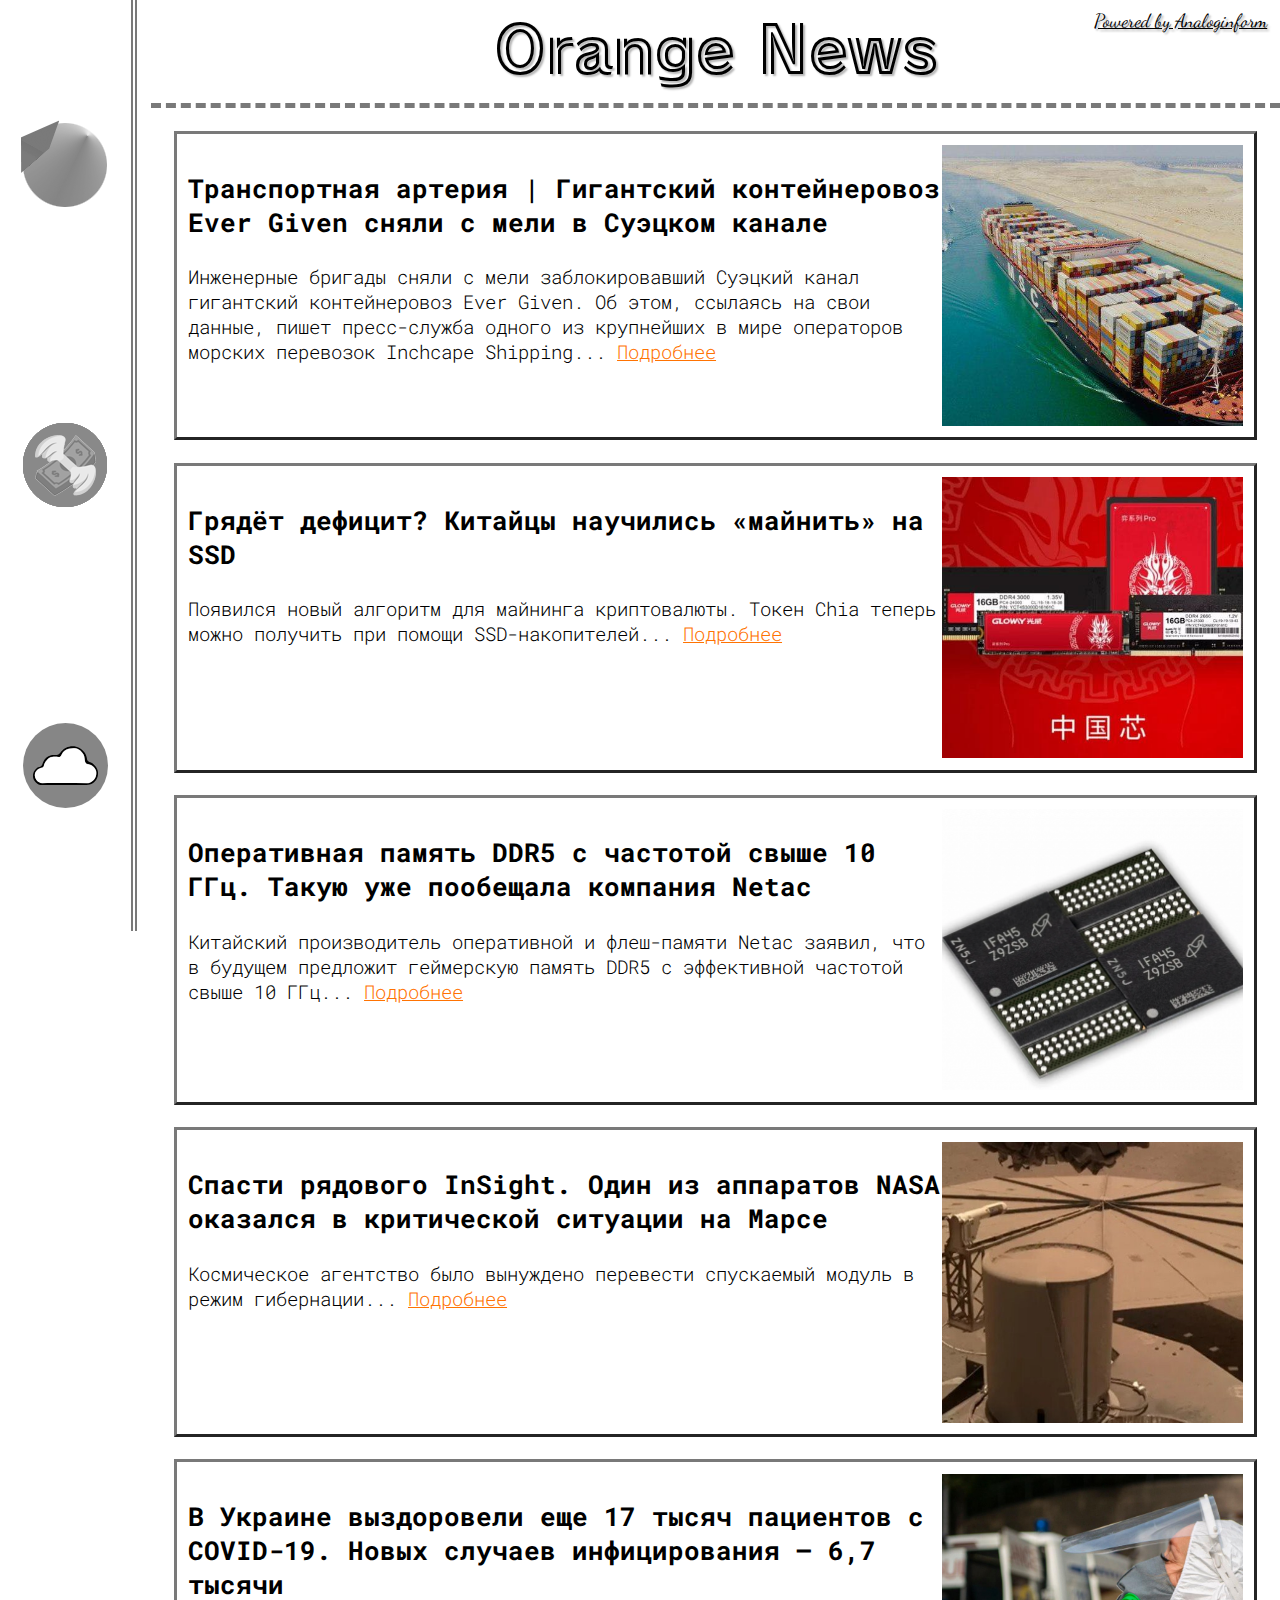
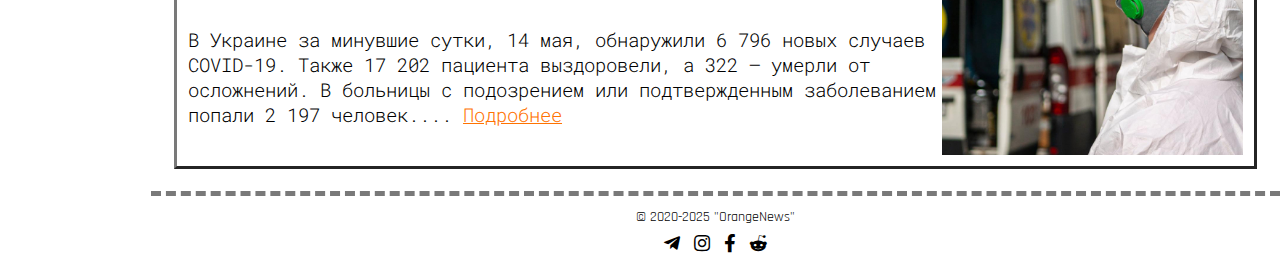
<file: index.html>
﻿<html>
	<head>
		<title> Orange News </title>
		<meta charset = "UTF-8">
		<meta name="viewport" content="width=device-width, initial-scale=1">
		<link rel = "stylesheet" href = "svgdrive.css">
		<link rel = "stylesheet" href = "style.css">
		<link rel="preconnect" href="https://fonts.gstatic.com">
		<link href="https://use.fontawesome.com/releases/v5.0.13/css/all.css" rel="stylesheet">
		<link href="https://fonts.googleapis.com/css2?family=Train+One&display=swap" rel="stylesheet"> 
		<link href="https://fonts.googleapis.com/css2?family=Rajdhani:wght@500&family=Train+One&display=swap" rel="stylesheet"> 
 		<link href="https://fonts.googleapis.com/css2?family=Roboto+Mono:wght@100;300;500;700&display=swap" rel="stylesheet"> 
		<link href="https://fonts.googleapis.com/css2?family=Fira+Sans:wght@500&family=Varela+Round&display=swap" rel="stylesheet"> 
		<link href="https://fonts.googleapis.com/css2?family=Dancing+Script:wght@700&display=swap" rel="stylesheet"> 
		<link rel="shortcut icon" type="image/png" href="images/icon1.png"/>
		<script src="https://ajax.googleapis.com/ajax/libs/jquery/2.2.0/jquery.min.js"></script>
	</head>
	<body>
		<nav>
			<div class = "navimages">
				<a href = "index.html" data-title = "Главная"><img src = "images/icon1.png"></a>
				<a href = "rate.html" data-title = "Курс"> <img src = "images/icon2.3.png"></a>
				<a href = "archieve.html" data-title = "Погода">
					<svg version="1.1" xmlns="http://www.w3.org/2000/svg" xmlns:xlink="http://www.w3.org/1999/xlink" x="0px" y="0px" viewBox="0 0 100 100" style="enable-background:new 0 0 100 100;" xml:space="preserve">
					<style type="text/css">
						.st0{fill:#FF7002;}
						.st1{fill:#32B3FA;}
						.st2{fill:#FFFFFF;}
					</style>
					<g id="circle">
						<circle class="st0" cx="50.5" cy="50.5" r="42.5"/>
					</g>
					<g id="wat1">
						<path class="st1" d="M24.1,65.4L24.1,65.4c0.7,0.7,1.9,0.7,2.6,0h0c1.1-1.1,1.4-2.8,0.8-4.2L25.5,56l-2.2,5.2
							C22.7,62.6,23,64.3,24.1,65.4z"/>
					</g>
					<g id="wat2">
						<path class="st1" d="M31.1,65.4L31.1,65.4c0.7,0.7,1.9,0.7,2.6,0h0c1.1-1.1,1.4-2.8,0.8-4.2L32.5,56l-2.2,5.2
							C29.7,62.6,30,64.3,31.1,65.4z"/>
					</g>
					<g id="wat3">
						<path class="st1" d="M58.1,65.4L58.1,65.4c0.7,0.7,1.9,0.7,2.6,0h0c1.1-1.1,1.4-2.8,0.8-4.2L59.5,56l-2.2,5.2
							C56.7,62.6,57,64.3,58.1,65.4z"/>
					</g>
					<g id="wat4">
						<path class="st1" d="M37.1,65.4L37.1,65.4c0.7,0.7,1.9,0.7,2.6,0h0c1.1-1.1,1.4-2.8,0.8-4.2L38.5,56l-2.2,5.2
							C35.7,62.6,36,64.3,37.1,65.4z"/>
					</g>
					<g id="wat5">
						<path class="st1" d="M44.1,65.4L44.1,65.4c0.7,0.7,1.9,0.7,2.6,0h0c1.1-1.1,1.4-2.8,0.8-4.2L45.5,56l-2.2,5.2
							C42.7,62.6,43,64.3,44.1,65.4z"/>
					</g>
					<g id="wat6">
						<path class="st1" d="M70.1,65.4L70.1,65.4c0.7,0.7,1.9,0.7,2.6,0h0c1.1-1.1,1.4-2.8,0.8-4.2L71.5,56l-2.2,5.2
							C68.7,62.6,69,64.3,70.1,65.4z"/>
					</g>
					<g id="wat7">
						<path class="st1" d="M64.1,65.4L64.1,65.4c0.7,0.7,1.9,0.7,2.6,0h0c1.1-1.1,1.4-2.8,0.8-4.2L65.5,56l-2.2,5.2
							C62.7,62.6,63,64.3,64.1,65.4z"/>
					</g>
					<g id="wat8">
						<path class="st1" d="M51.1,65.4L51.1,65.4c0.7,0.7,1.9,0.7,2.6,0h0c1.1-1.1,1.4-2.8,0.8-4.2L52.5,56l-2.2,5.2
							C49.7,62.6,50,64.3,51.1,65.4z"/>
					</g>
					<g id="cloud">
						<g>
							<path d="M49.8,69.9c-8,0-16.1,0.1-24.1,0c-3.4,0-7.4-4.6-7.7-7.9c-0.4-4,1.2-6.9,4.2-9.3c0.6-0.4,1.4-0.6,2.1-0.7
								c2.8-0.4,3-2.8,3.8-4.7c1.5-3.7,4.1-6.3,8-7.1c2.2-0.4,4.6,0.1,6.8-0.4c1.2-0.3,2.3-1.8,3.1-3c4-5.4,12.3-7.4,18.4-3.9
								c4.5,2.6,7.2,6.2,7.7,11.6c0.1,0.9,1.4,2.2,2.3,2.4c4.2,1.1,7.9,5.4,8.5,9.6c0.7,5.1-1.3,9-5.2,11.8c-1.7,1.2-4.2,1.5-6.3,1.6
								C64.2,70.1,57,70,49.8,70C49.8,70,49.8,69.9,49.8,69.9z M49.6,68.1c7.2,0,14.4,0,21.6,0c1.4,0,2.9-0.3,4.2-0.9
								c4.4-1.7,6.7-6.5,5.7-11.4c-0.8-3.7-5-6.9-9.2-7.1c-0.6,0-1.5-1-1.7-1.8c-0.7-2.5-0.4-5.5-1.7-7.6c-3.5-5.7-7.9-7.1-14.5-5.7
								c-3.4,0.7-5.7,2.7-7.3,5.6c-0.8,1.5-1.3,3.1-3.7,2.6c-1.9-0.4-4-0.2-5.9-0.1c-4,0.3-7.8,5.8-8.3,9.2c-0.1,0.7-1.1,1.7-1.8,1.7
								c-3.1,0.3-6.5,3.1-7.1,6.2c-0.8,4.3,3,9.4,7.6,9.2C34.8,67.9,42.2,68.1,49.6,68.1z"/>
							<path class="st2" d="M49.6,68.1c-7.4,0-14.7-0.2-22.1,0.1c-4.6,0.2-8.4-4.9-7.6-9.2c0.6-3,4-5.9,7.1-6.2c0.7-0.1,1.7-1.1,1.8-1.7
								c0.5-3.4,4.3-9,8.3-9.2c2-0.1,4-0.3,5.9,0.1c2.4,0.5,2.9-1.2,3.7-2.6c1.6-2.9,3.9-4.9,7.3-5.6c6.6-1.4,11,0,14.5,5.7
								c1.3,2.1,1,5.1,1.7,7.6c0.2,0.7,1.1,1.7,1.7,1.8c4.1,0.2,8.4,3.4,9.2,7.1c1,4.8-1.3,9.6-5.7,11.4c-1.3,0.5-2.8,0.9-4.2,0.9
								C64,68.2,56.8,68.1,49.6,68.1z"/>
						</g>
					</g>
					</svg>
				</a>
			</div>
		</nav>
		<main>
			<header id = "aim">
				Orange News
				<a href = "about.html"> Powered by Analoginform
				<svg version="1.1" xmlns="http://www.w3.org/2000/svg" xmlns:xlink="http://www.w3.org/1999/xlink" x="0px" y="0px" viewBox="0 0 150 50" style="enable-background:new 0 0 150 50;" xml:space="preserve">
					<g id="line1">
						<rect y="21.7" width="30.6" height="3.9"/>
					</g>
					<g id="line2">
						<rect x="30.6" y="21.7" width="51.6" height="3.9"/>
					</g>
					<g id="line3">
						<rect x="82.3" y="21.7" width="67.7" height="3.9"/>
					</g>
				</svg>
				</a>
			</header>
			
			<article>
				<span><p>Транспортная артерия | Гигантский контейнеровоз Ever Given сняли с мели в Суэцком канале</p>
				<h3> Инженерные бригады сняли с мели заблокировавший Суэцкий канал гигантский контейнеровоз Ever Given.
				Об этом, ссылаясь на свои данные, пишет пресс-служба одного из крупнейших в мире операторов морских перевозок Inchcape Shipping... <a href = "1.html"> Подробнее </a></h3></span>
				<div class = "cell"><img src = "images/suec.jpg"></div>
			</article>
			
			<article>
				<span><p>Грядёт дефицит? Китайцы научились «майнить» на SSD </p>
				<h3> Появился новый алгоритм для майнинга криптовалюты. Токен Chia теперь можно получить при помощи SSD-накопителей... <a href = "2.html"> Подробнее </a></h3></span>
				<div class = "cell"><img src = "images/mine.jpg"></div>
			</article>
			
			<article>
				<span><p>Оперативная память DDR5 с частотой свыше 10 ГГц. Такую уже пообещала компания Netac</p>
				<h3> Китайский производитель оперативной и флеш-памяти Netac заявил, что в будущем предложит геймерскую память DDR5 с эффективной частотой свыше 10 ГГц... <a href = "3.html"> Подробнее </a></h3></span>
				<div class = "cell"><img src = "images/ddr5.png"></div>
			</article>
			
			<article>
				<span><p>Спасти рядового InSight. Один из аппаратов NASA оказался в критической ситуации на Марсе</p>
				<h3> Космическое агентство было вынуждено перевести спускаемый модуль в режим гибернации... <a href = "4.html"> Подробнее </a></h3></span>
				<div class = "cell"><img src = "images/nasa.jpg"></div>
			</article>
			
			<article>
				<span><p>В Украине выздоровели еще 17 тысяч пациентов с COVID-19. Новых случаев инфицирования — 6,7 тысячи</p>
				<h3> В Украине за минувшие сутки, 14 мая, обнаружили 6 796 новых случаев COVID-19. Также 17 202 пациента выздоровели, а 322 — умерли от осложнений.
				В больницы с подозрением или подтвержденным заболеванием попали 2 197 человек.... <a href = "5.html"> Подробнее </a></h3></span>
				<div class = "cell"><img src = "images/korona.jpg"></div>
			</article>
			
			<a href = "#aim"><img src = "images/SVG/arrow2.svg" id = "arrow"></a>
			
			<footer>
				&copy;&nbsp;2020-2025 "OrangeNews"<br>
				<a href = "https://t.me/Nazazer"><i class="fab fa-telegram-plane tg"></i></a>
				<a href = "https://instagram.com/kot_in_black_?igshid=1ok65unwx4nxf" class = "in"><i class="fab fa-instagram in"></i></a>
				<a href = "https://www.facebook.com/profile.php?id=100009281367216" class = "fb"><i class="fab fa-facebook-f fb"></i></a>
				<a href = "https://www.reddit.com/u/nazazer?utm_medium=android_app&utm_source=share" class = "rd"><i class="fab fa-reddit-alien rd"></i></a>
			</footer>
		</main>
		<script>
		jQuery(document).ready(function() {
		  var btn = $('#arrow');  
		  btn.addClass('hidden');
		  $(window).scroll(function() {     
			if ($(window).scrollTop() > 200) {
			   btn.removeClass('hidden').addClass('show');
			 } else {
			   btn.removeClass('show').addClass('hidden');
			 }
		   });
		});
		</script>
	</body>
</html>
</file>
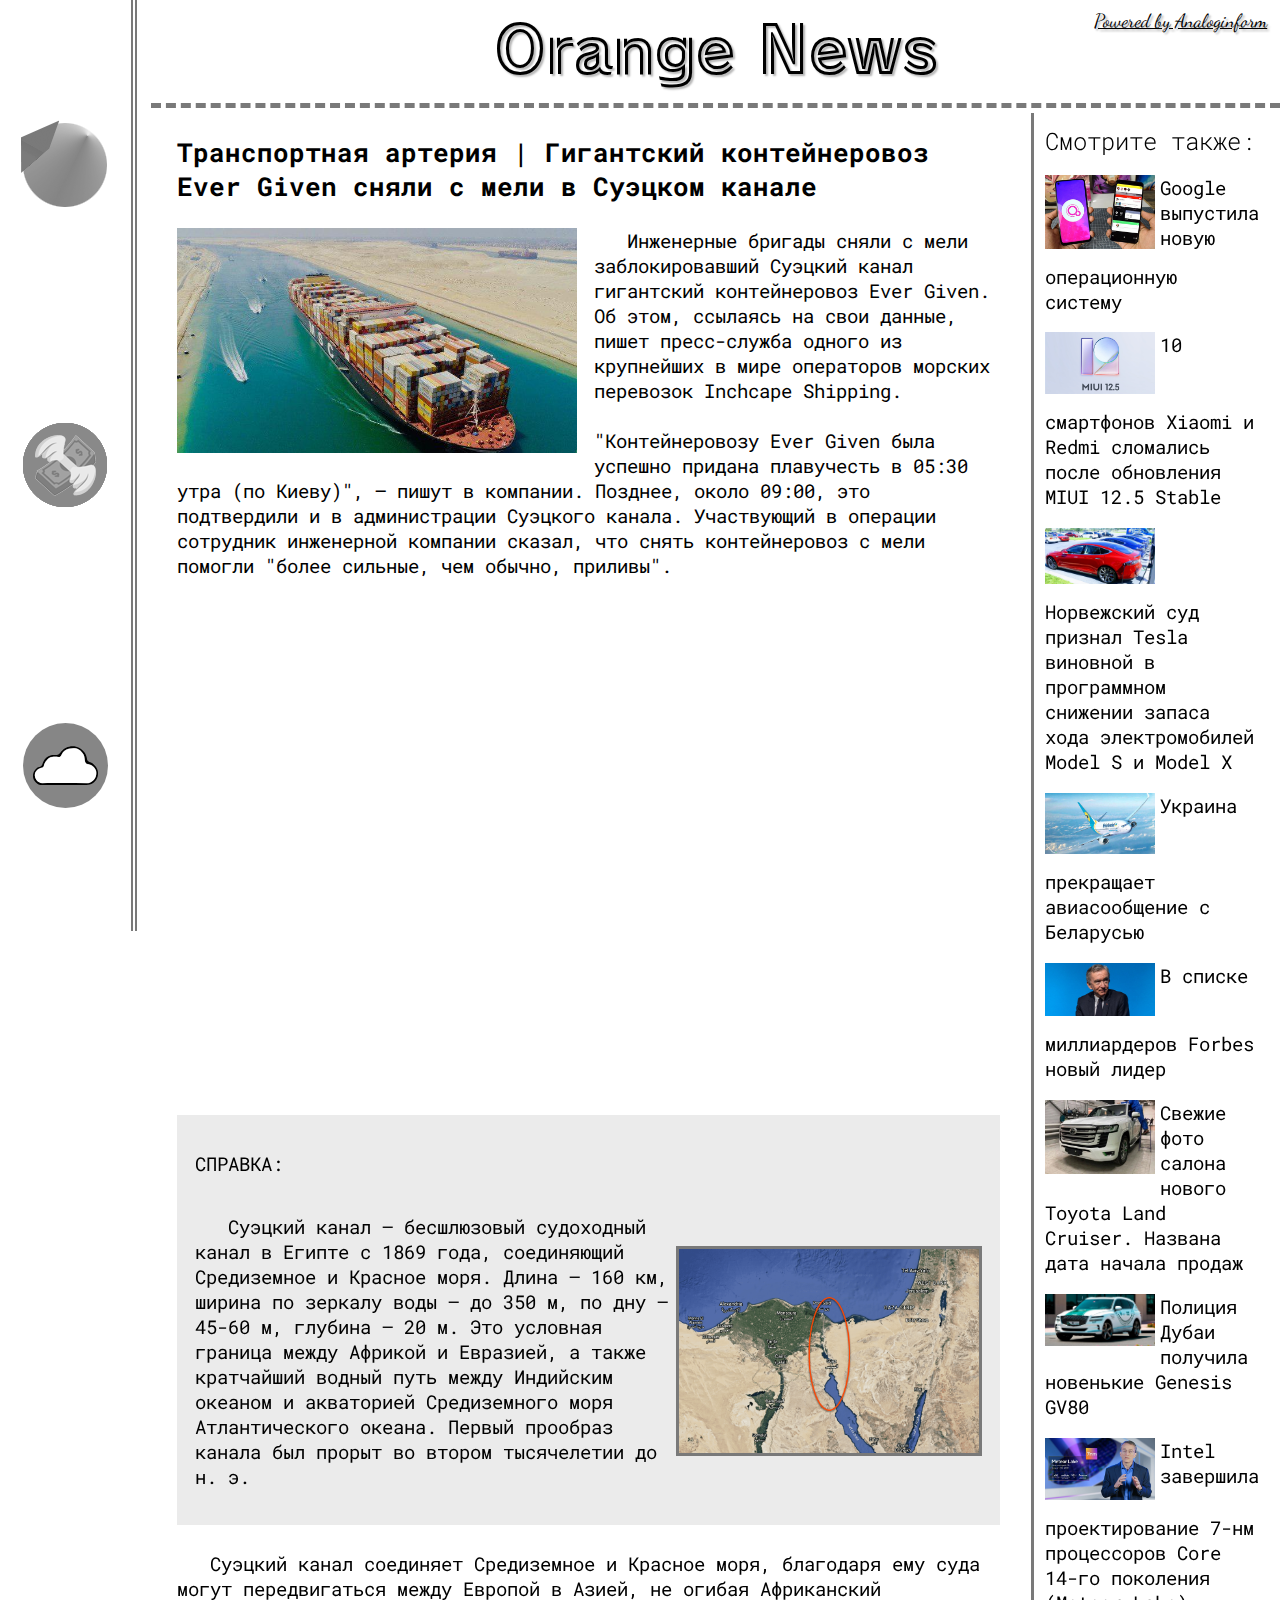
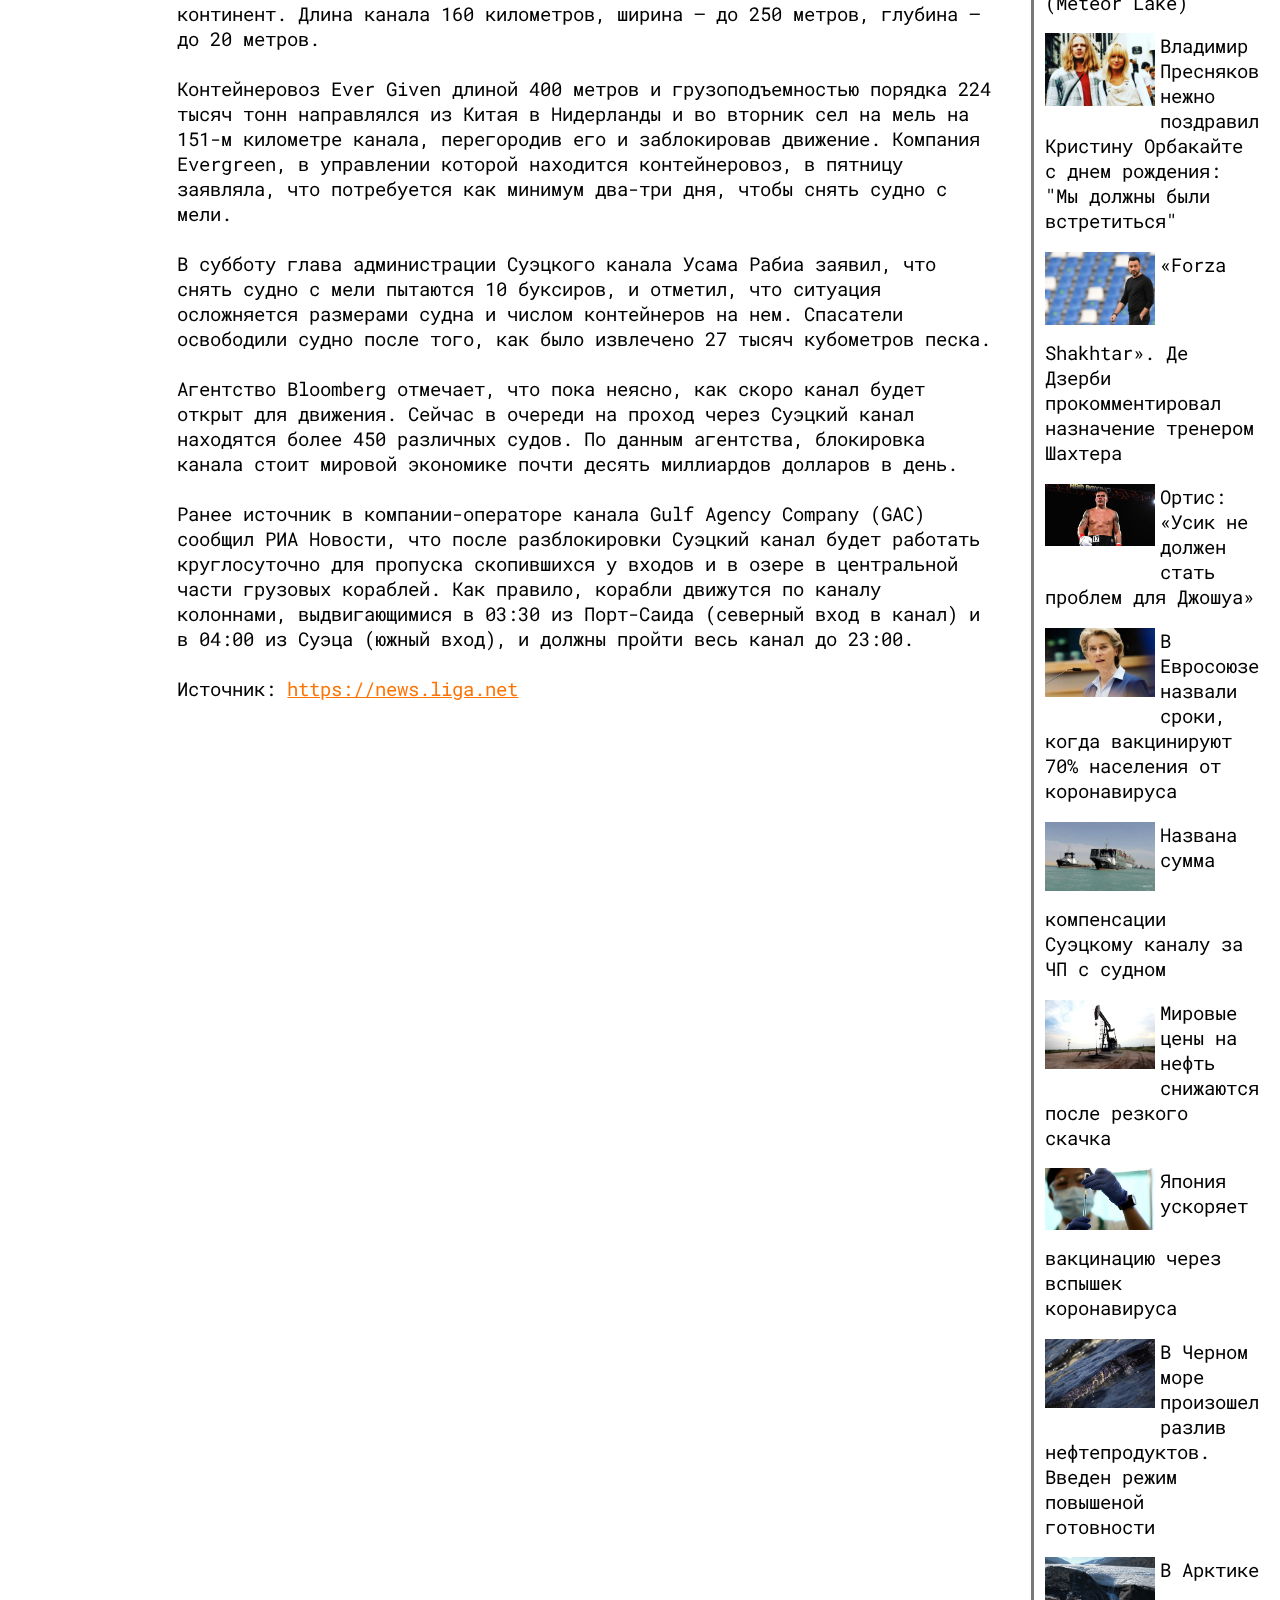
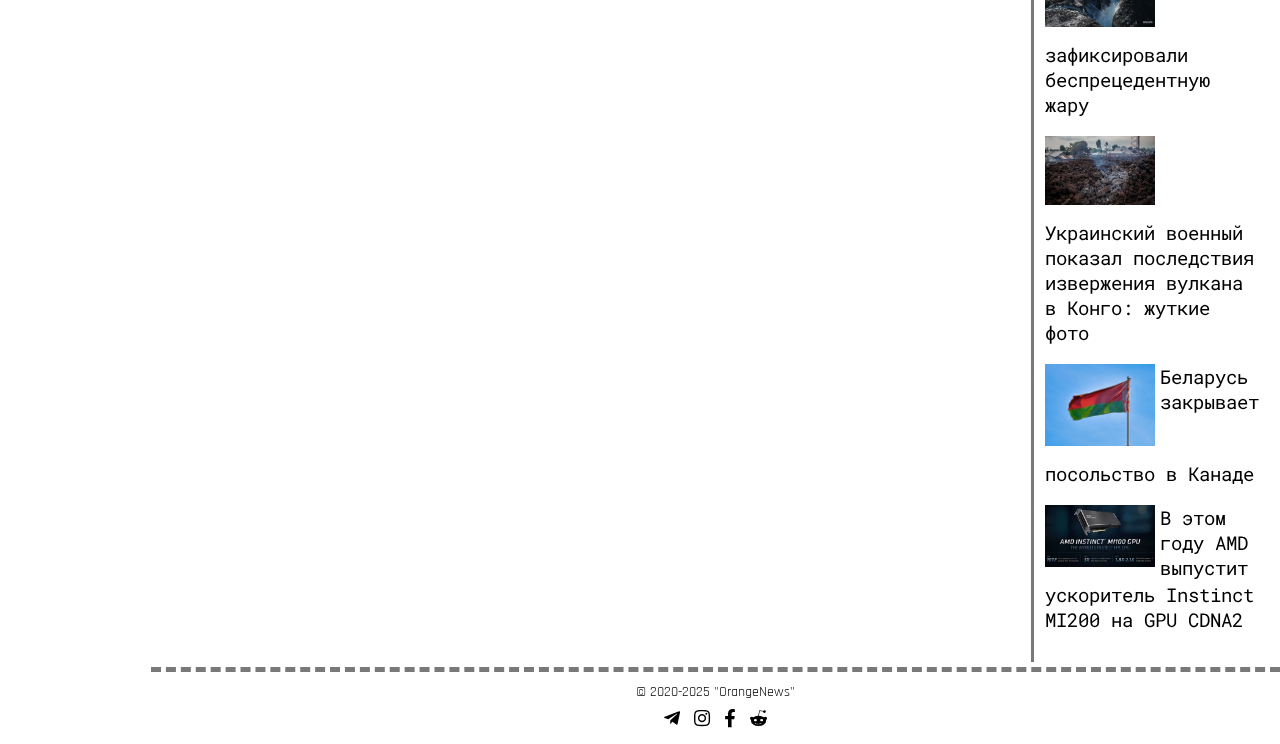
<file: 1.html>
﻿<html>
	<head>
		<title> Orange News </title>
		<meta charset = "UTF-8">
		<meta name="viewport" content="width=device-width, initial-scale=1">
		<link rel = "stylesheet" href = "style.css">
		<link rel = "stylesheet" href = "svgdrive.css">
		<link rel = "stylesheet" href = "newsarticle.css">
		<link rel="preconnect" href="https://fonts.gstatic.com">
		<link href="https://use.fontawesome.com/releases/v5.0.13/css/all.css" rel="stylesheet">
		<link href="https://fonts.googleapis.com/css2?family=Train+One&display=swap" rel="stylesheet"> 
		<link href="https://fonts.googleapis.com/css2?family=Rajdhani:wght@500&family=Train+One&display=swap" rel="stylesheet"> 
 		<link href="https://fonts.googleapis.com/css2?family=Roboto+Mono:wght@100;300;500;700&display=swap" rel="stylesheet"> 
		<link href="https://fonts.googleapis.com/css2?family=Fira+Sans:wght@500&family=Varela+Round&display=swap" rel="stylesheet"> 
		<link href="https://fonts.googleapis.com/css2?family=Dancing+Script:wght@700&display=swap" rel="stylesheet"> 
		<link rel="shortcut icon" type="image/png" href="images/icon1.png"/>
		<script src="https://ajax.googleapis.com/ajax/libs/jquery/2.2.0/jquery.min.js"></script>
	</head>
	<body>
		<nav>
			<div class = "navimages">
				<a href = "index.html" data-title = "Главная"><img src = "images/icon1.png"></a>
				<a href = "rate.html" data-title = "Курс"> <img src = "images/icon2.3.png"></a>
				<a href = "archieve.html" data-title = "Погода">
					<svg version="1.1" xmlns="http://www.w3.org/2000/svg" xmlns:xlink="http://www.w3.org/1999/xlink" x="0px" y="0px" viewBox="0 0 100 100" style="enable-background:new 0 0 100 100;" xml:space="preserve">
					<style type="text/css">
						.st0{fill:#FF7002;}
						.st1{fill:#32B3FA;}
						.st2{fill:#FFFFFF;}
					</style>
					<g id="circle">
						<circle class="st0" cx="50.5" cy="50.5" r="42.5"/>
					</g>
					<g id="wat1">
						<path class="st1" d="M24.1,65.4L24.1,65.4c0.7,0.7,1.9,0.7,2.6,0h0c1.1-1.1,1.4-2.8,0.8-4.2L25.5,56l-2.2,5.2
							C22.7,62.6,23,64.3,24.1,65.4z"/>
					</g>
					<g id="wat2">
						<path class="st1" d="M31.1,65.4L31.1,65.4c0.7,0.7,1.9,0.7,2.6,0h0c1.1-1.1,1.4-2.8,0.8-4.2L32.5,56l-2.2,5.2
							C29.7,62.6,30,64.3,31.1,65.4z"/>
					</g>
					<g id="wat3">
						<path class="st1" d="M58.1,65.4L58.1,65.4c0.7,0.7,1.9,0.7,2.6,0h0c1.1-1.1,1.4-2.8,0.8-4.2L59.5,56l-2.2,5.2
							C56.7,62.6,57,64.3,58.1,65.4z"/>
					</g>
					<g id="wat4">
						<path class="st1" d="M37.1,65.4L37.1,65.4c0.7,0.7,1.9,0.7,2.6,0h0c1.1-1.1,1.4-2.8,0.8-4.2L38.5,56l-2.2,5.2
							C35.7,62.6,36,64.3,37.1,65.4z"/>
					</g>
					<g id="wat5">
						<path class="st1" d="M44.1,65.4L44.1,65.4c0.7,0.7,1.9,0.7,2.6,0h0c1.1-1.1,1.4-2.8,0.8-4.2L45.5,56l-2.2,5.2
							C42.7,62.6,43,64.3,44.1,65.4z"/>
					</g>
					<g id="wat6">
						<path class="st1" d="M70.1,65.4L70.1,65.4c0.7,0.7,1.9,0.7,2.6,0h0c1.1-1.1,1.4-2.8,0.8-4.2L71.5,56l-2.2,5.2
							C68.7,62.6,69,64.3,70.1,65.4z"/>
					</g>
					<g id="wat7">
						<path class="st1" d="M64.1,65.4L64.1,65.4c0.7,0.7,1.9,0.7,2.6,0h0c1.1-1.1,1.4-2.8,0.8-4.2L65.5,56l-2.2,5.2
							C62.7,62.6,63,64.3,64.1,65.4z"/>
					</g>
					<g id="wat8">
						<path class="st1" d="M51.1,65.4L51.1,65.4c0.7,0.7,1.9,0.7,2.6,0h0c1.1-1.1,1.4-2.8,0.8-4.2L52.5,56l-2.2,5.2
							C49.7,62.6,50,64.3,51.1,65.4z"/>
					</g>
					<g id="cloud">
						<g>
							<path d="M49.8,69.9c-8,0-16.1,0.1-24.1,0c-3.4,0-7.4-4.6-7.7-7.9c-0.4-4,1.2-6.9,4.2-9.3c0.6-0.4,1.4-0.6,2.1-0.7
								c2.8-0.4,3-2.8,3.8-4.7c1.5-3.7,4.1-6.3,8-7.1c2.2-0.4,4.6,0.1,6.8-0.4c1.2-0.3,2.3-1.8,3.1-3c4-5.4,12.3-7.4,18.4-3.9
								c4.5,2.6,7.2,6.2,7.7,11.6c0.1,0.9,1.4,2.2,2.3,2.4c4.2,1.1,7.9,5.4,8.5,9.6c0.7,5.1-1.3,9-5.2,11.8c-1.7,1.2-4.2,1.5-6.3,1.6
								C64.2,70.1,57,70,49.8,70C49.8,70,49.8,69.9,49.8,69.9z M49.6,68.1c7.2,0,14.4,0,21.6,0c1.4,0,2.9-0.3,4.2-0.9
								c4.4-1.7,6.7-6.5,5.7-11.4c-0.8-3.7-5-6.9-9.2-7.1c-0.6,0-1.5-1-1.7-1.8c-0.7-2.5-0.4-5.5-1.7-7.6c-3.5-5.7-7.9-7.1-14.5-5.7
								c-3.4,0.7-5.7,2.7-7.3,5.6c-0.8,1.5-1.3,3.1-3.7,2.6c-1.9-0.4-4-0.2-5.9-0.1c-4,0.3-7.8,5.8-8.3,9.2c-0.1,0.7-1.1,1.7-1.8,1.7
								c-3.1,0.3-6.5,3.1-7.1,6.2c-0.8,4.3,3,9.4,7.6,9.2C34.8,67.9,42.2,68.1,49.6,68.1z"/>
							<path class="st2" d="M49.6,68.1c-7.4,0-14.7-0.2-22.1,0.1c-4.6,0.2-8.4-4.9-7.6-9.2c0.6-3,4-5.9,7.1-6.2c0.7-0.1,1.7-1.1,1.8-1.7
								c0.5-3.4,4.3-9,8.3-9.2c2-0.1,4-0.3,5.9,0.1c2.4,0.5,2.9-1.2,3.7-2.6c1.6-2.9,3.9-4.9,7.3-5.6c6.6-1.4,11,0,14.5,5.7
								c1.3,2.1,1,5.1,1.7,7.6c0.2,0.7,1.1,1.7,1.7,1.8c4.1,0.2,8.4,3.4,9.2,7.1c1,4.8-1.3,9.6-5.7,11.4c-1.3,0.5-2.8,0.9-4.2,0.9
								C64,68.2,56.8,68.1,49.6,68.1z"/>
						</g>
					</g>
					</svg>
				</a>
			</div>
		</nav>
		<main>
			<header id = "aim">
				Orange News
				<a href = "about.html"> Powered by Analoginform 
				<svg version="1.1" xmlns="http://www.w3.org/2000/svg" xmlns:xlink="http://www.w3.org/1999/xlink" x="0px" y="0px" viewBox="0 0 150 50" style="enable-background:new 0 0 150 50;" xml:space="preserve">
					<g id="line1">
						<rect y="21.7" width="30.6" height="3.9"/>
					</g>
					<g id="line2">
						<rect x="30.6" y="21.7" width="51.6" height="3.9"/>
					</g>
					<g id="line3">
						<rect x="82.3" y="21.7" width="67.7" height="3.9"/>
					</g>
				</svg>
				</a>
			</header>
			
			<div class = "maininf"> 
				<div class = "cont">
					<div class = "commoncolumn"><p>Транспортная артерия | Гигантский контейнеровоз Ever Given сняли с мели в Суэцком канале</p>
					<img src = "images/suec.jpg" align = "left" width = "400" style = "margin-right: 2%; margin-bottom: 1%;">
					<h3> &nbsp&nbsp Инженерные бригады сняли с мели заблокировавший Суэцкий канал гигантский контейнеровоз Ever Given.
					Об этом, ссылаясь на свои данные, пишет пресс-служба одного из крупнейших в мире операторов морских перевозок Inchcape Shipping.<br><br>
					"Контейнеровозу Ever Given была успешно придана плавучесть в 05:30 утра (по Киеву)", – пишут в компании.
					Позднее, около 09:00, это подтвердили и в администрации Суэцкого канала.
					Участвующий в операции сотрудник инженерной компании сказал, что снять контейнеровоз с мели помогли "более сильные, чем обычно, приливы".
					</h3></div>
					
					<center><iframe width="560" height="315" src="https://www.youtube.com/embed/xx_VAJ5LzKM" title="YouTube video player" frameborder="0" allow="accelerometer; autoplay; clipboard-write; encrypted-media; gyroscope; picture-in-picture" allowfullscreen></iframe></center>
					
					<div class = "infoblock"> 
						<h3 style = "font-weight: 400;"> СПРАВКА: </h3>
						<div class = "row"><div><h3> &nbsp&nbsp Суэцкий канал – бесшлюзовый судоходный канал в Египте с 1869 года,
						соединяющий Средиземное и Красное моря. Длина – 160 км, ширина по зеркалу воды – до 350 м,
						по дну – 45-60 м, глубина – 20 м. Это условная граница между Африкой и Евразией, а также 
						кратчайший водный путь между Индийским океаном и акваторией Средиземного моря Атлантического океана.
						Первый прообраз канала был прорыт во втором тысячелетии до н. э. </h3></div>
						<span><img src = "images/mapsuec.png"></span></div>
					</div>
					
					<div class = "commoncolumn">
						<h3> &nbsp&nbsp Суэцкий канал соединяет Средиземное и Красное моря, благодаря ему суда могут передвигаться между Европой в Азией,
							не огибая Африканский континент. Длина канала 160 километров, ширина — до 250 метров, глубина — до 20 метров. <br><br>
							 Контейнеровоз Ever Given длиной 400 метров и грузоподъемностью порядка 224 тысяч тонн направлялся из Китая в
							Нидерланды и во вторник сел на мель на 151-м километре канала, перегородив его и заблокировав движение.
							Компания Evergreen, в управлении которой находится контейнеровоз, в пятницу заявляла, что потребуется как минимум два-три дня, чтобы снять судно с мели. <br><br>
							 В субботу глава администрации Суэцкого канала Усама Рабиа заявил, что снять судно с мели пытаются 10 буксиров, и отметил, что ситуация осложняется размерами
							судна и числом контейнеров на нем. Спасатели освободили судно после того, как было извлечено 27 тысяч кубометров песка. <br><br>
							 Агентство Bloomberg отмечает, что пока неясно, как скоро канал будет открыт для движения. Сейчас в очереди на проход через
							Суэцкий канал находятся более 450 различных судов. По данным агентства, блокировка канала стоит мировой экономике почти десять миллиардов долларов в день. <br><br>
							 Ранее источник в компании-операторе канала Gulf Agency Company (GAC) сообщил РИА Новости, что  после разблокировки Суэцкий канал будет
							работать круглосуточно для пропуска скопившихся у входов и в озере в центральной части грузовых кораблей. Как правило, корабли движутся
							по  каналу колоннами, выдвигающимися в 03:30 из Порт-Саида (северный вход в канал) и в 04:00 из Суэца (южный вход), и должны пройти весь канал до 23:00.<br><br>
							
							Источник: <a href = "https://news.liga.net/world/video/gigantskiy-konteynerovoz-ever-given-snyali-s-meli-v-suetskom-kanale-inchcape-shipping">https://news.liga.net </a>
							</h3>
					</div>
					
				</div>
				<div class = "more">
					<font style = "font-family: 'Roboto Mono', monospace; font-weight: 300; font-size: 1.5em;"> Смотрите также: </font>
					
					<div class = "more_block"> 
						<a href = "https://lenta.ru/news/2021/05/25/fuchsia/"><img src = "images/more/1.jpg">
						<h3> Google выпустила новую операционную систему </h3></a>
					</div>
					
					<div class = "more_block"> 
						<a href = "https://overclockers.ru/blog/mpanasovsky/show/51740/10-smartfonov-xiaomi-i-redmi-slomalis-posle-obnovleniya-miui-12-5-stable"><img src = "images/more/2.png">
						<h3>10 смартфонов Xiaomi и Redmi сломались после обновления MIUI 12.5 Stable </h3></a>
					</div>
					
					<div class = "more_block"> 
						<a href = "https://habr.com/ru/news/t/558936/"><img src = "images/more/3.jpeg">
						<h3>Норвежский суд признал Tesla виновной в программном снижении запаса хода электромобилей Model S и Model X </h3></a>
					</div>
					
					<div class = "more_block"> 
						<a href = "https://www.pravda.com.ua/rus/news/2021/05/25/7294746/"><img src = "images/more/4.jpg">
						<h3>Украина прекращает авиасообщение с Беларусью </h3></a>
					</div>
					
					<div class = "more_block"> 
						<a href = "https://finance.liga.net/personal/novosti/v-spiske-milliarderov-forbes-novyy-lider"><img src = "images/more/5.jpg">
						<h3>В списке миллиардеров Forbes новый лидер  </h3></a>
					</div>
					
					<div class = "more_block"> 
						<a href = "https://uzr.com.ua/novosti/svezhie-foto-salona-novogo-toyota-land-cruiser-nazvana-data-nachala-prodazh/"><img src = "images/more/6.jpg">
						<h3> Свежие фото салона нового Toyota Land Cruiser. Названа дата начала продаж</h3></a>
					</div>
					
					<div class = "more_block"> 
						<a href = "https://newsyou.info/policiya-dubai-poluchila-novenkie-genesis-gv80"><img src = "images/more/7.jpg">
						<h3> Полиция Дубаи получила новенькие Genesis GV80</h3></a>
					</div>
					
					<div class = "more_block"> 
						<a href = "https://www.overclockers.ua/news/hardware/2021-05-25/129258/"><img src = "images/more/8.jpg">
						<h3>Intel завершила проектирование 7-нм процессоров Core 14-го поколения (Meteor Lake) </h3></a>
					</div>
					
					<div class = "more_block"> 
						<a href = "https://www.spletnik.ru/buzz/love/101697-vladimir-presnyakov-pozdravil-kristinu-orbakayte-s-dnem-rozhdeniya.html"><img src = "images/more/9.jpg">
						<h3> Владимир Пресняков нежно поздравил Кристину Орбакайте с днем рождения: "Мы должны были встретиться"</h3></a>
					</div>
					
					<div class = "more_block"> 
						<a href = "https://sport.ua/news/539180-forza-shakhtar-de-dzerbi-prokommentiroval-naznachenie-trenerom-shahtera"><img src = "images/more/10.jpg">
						<h3>«Forza Shakhtar». Де Дзерби прокомментировал назначение тренером Шахтера </h3></a>
					</div>
					
					<div class = "more_block"> 
						<a href = "https://xsport.ua/boxing_s/news/ortis-usik-ne-dolzhen-stat-problem-dlya-dzhoshua_4646398/"><img src = "images/more/11.jpg">
						<h3> Ортис: «Усик не должен стать проблем для Джошуа» </h3></a>
					</div>
					
					<div class = "more_block"> 
						<a href = "https://coronavirus.rbc.ua/rus/news/evrosoyuze-nazvali-sroki-vaktsiniruyut-70-1621958671.html"><img src = "images/more/12.jpg">
						<h3>В Евросоюзе назвали сроки, когда вакцинируют 70% населения от коронавируса </h3></a>
					</div>
					
					<div class = "more_block"> 
						<a href = "https://korrespondent.net/world/4360919-nazvana-summa-kompensatsyy-suetskomu-kanalu-za-chp-s-sudnom"><img src = "images/more/13.jpg">
						<h3>Названа сумма компенсации Суэцкому каналу за ЧП с судном</h3></a>
					</div>
					
					<div class = "more_block"> 
						<a href = "https://www.rbc.ua/rus/news/mirovye-tseny-neft-snizhayutsya-rezkogo-skachka-1621932605.html"><img src = "images/more/14.jpg">
						<h3>Мировые цены на нефть снижаются после резкого скачка </h3></a>
					</div>
					
					<div class = "more_block"> 
						<a href = "https://www.pravda.com.ua/rus/news/2021/05/25/7294726/"><img src = "images/more/15.jpg">
						<h3>Япония ускоряет вакцинацию через вспышек коронавируса</h3></a>
					</div>
					
					<div class = "more_block"> 
						<a href = "https://www.rbc.ua/rus/news/chernom-more-proizoshel-razliv-nefteproduktov-1621941829.html"><img src = "images/more/16.jpg">
						<h3>В Черном море произошел разлив нефтепродуктов. Введен режим повышеной готовности </h3></a>
					</div>
					
					<div class = "more_block"> 
						<a href = "https://korrespondent.net/world/4360793-v-arktyke-zafyksyrovaly-bespretsedentnuui-zharu"><img src = "images/more/17.jpg">
						<h3>В Арктике зафиксировали беспрецедентную жару</h3></a>
					</div>
					
					<div class = "more_block"> 
						<a href = "https://www.rbc.ua/rus/styler/izverzhenie-vulkana-dr-kongo-ternopolskiy-1621939808.html"><img src = "images/more/18.jpg">
						<h3>Украинский военный показал последствия извержения вулкана в Конго: жуткие фото </h3></a>
					</div>
					
					<div class = "more_block"> 
						<a href = "https://gordonua.com/news/worldnews/belarus-zakryvaet-posolstvo-v-kanade-1554817.html"><img src = "images/more/19.jpg">
						<h3>Беларусь закрывает посольство в Канаде</h3></a>
					</div>
					
					<div class = "more_block"> 
						<a href = "https://www.overclockers.ua/news/hardware/2021-05-25/129261/"><img src = "images/more/20.jpg">
						<h3>В этом году AMD выпустит ускоритель Instinct MI200 на GPU CDNA2</h3></a>
					</div>
				</div>
			</div>
			
			<a href = "#aim"><img src = "images/SVG/arrow2.svg" id = "arrow"></a>
			
			<footer>
				&copy;&nbsp;2020-2025 "OrangeNews"<br>
				<a href = "https://t.me/Nazazer"><i class="fab fa-telegram-plane tg"></i></a>
				<a href = "https://instagram.com/kot_in_black_?igshid=1ok65unwx4nxf" class = "in"><i class="fab fa-instagram in"></i></a>
				<a href = "https://www.facebook.com/profile.php?id=100009281367216" class = "fb"><i class="fab fa-facebook-f fb"></i></a>
				<a href = "https://www.reddit.com/u/nazazer?utm_medium=android_app&utm_source=share" class = "rd"><i class="fab fa-reddit-alien rd"></i></a>
			</footer>
		</main>
		<script>
		jQuery(document).ready(function() {
		  var btn = $('#arrow');  
		  btn.addClass('hidden');
		  $(window).scroll(function() {     
			if ($(window).scrollTop() > 200) {
			   btn.removeClass('hidden').addClass('show');
			 } else {
			   btn.removeClass('show').addClass('hidden');
			 }
		   });
		});
		</script>
	</body>
</html>
</file>
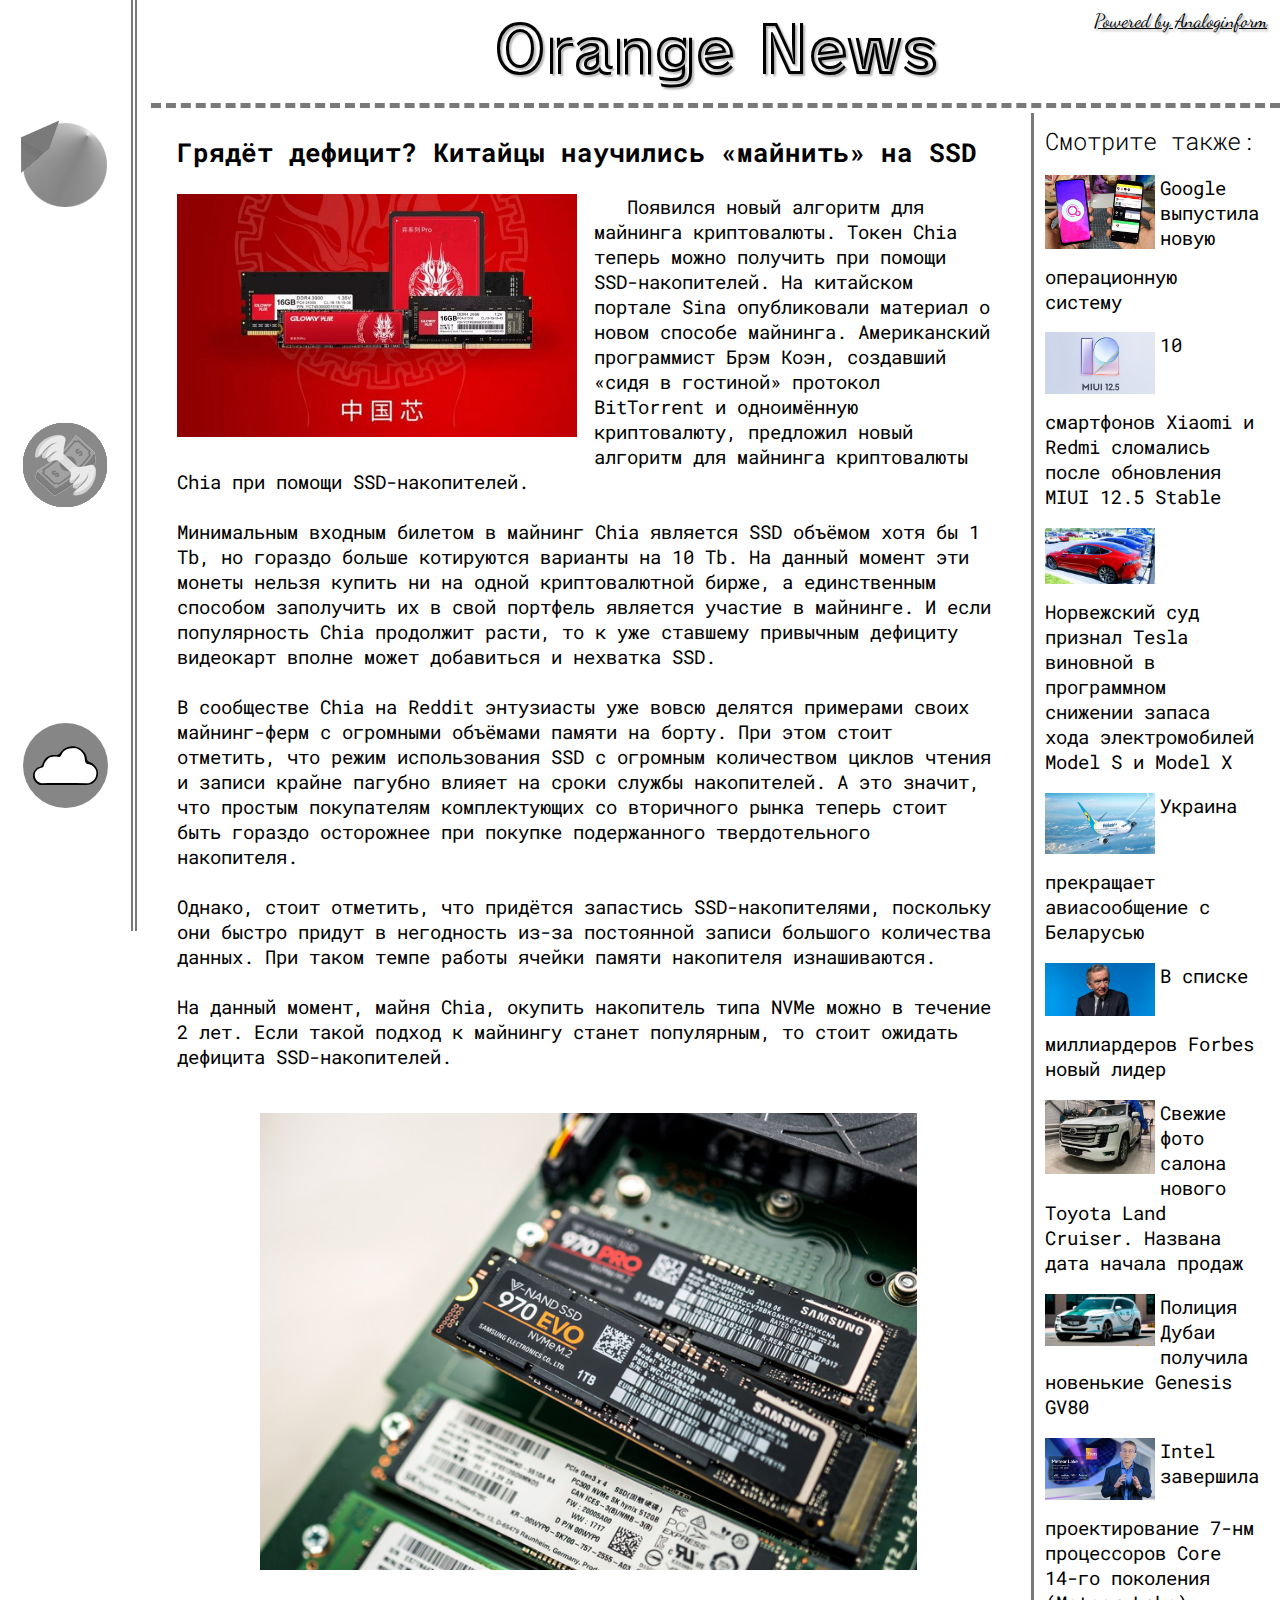
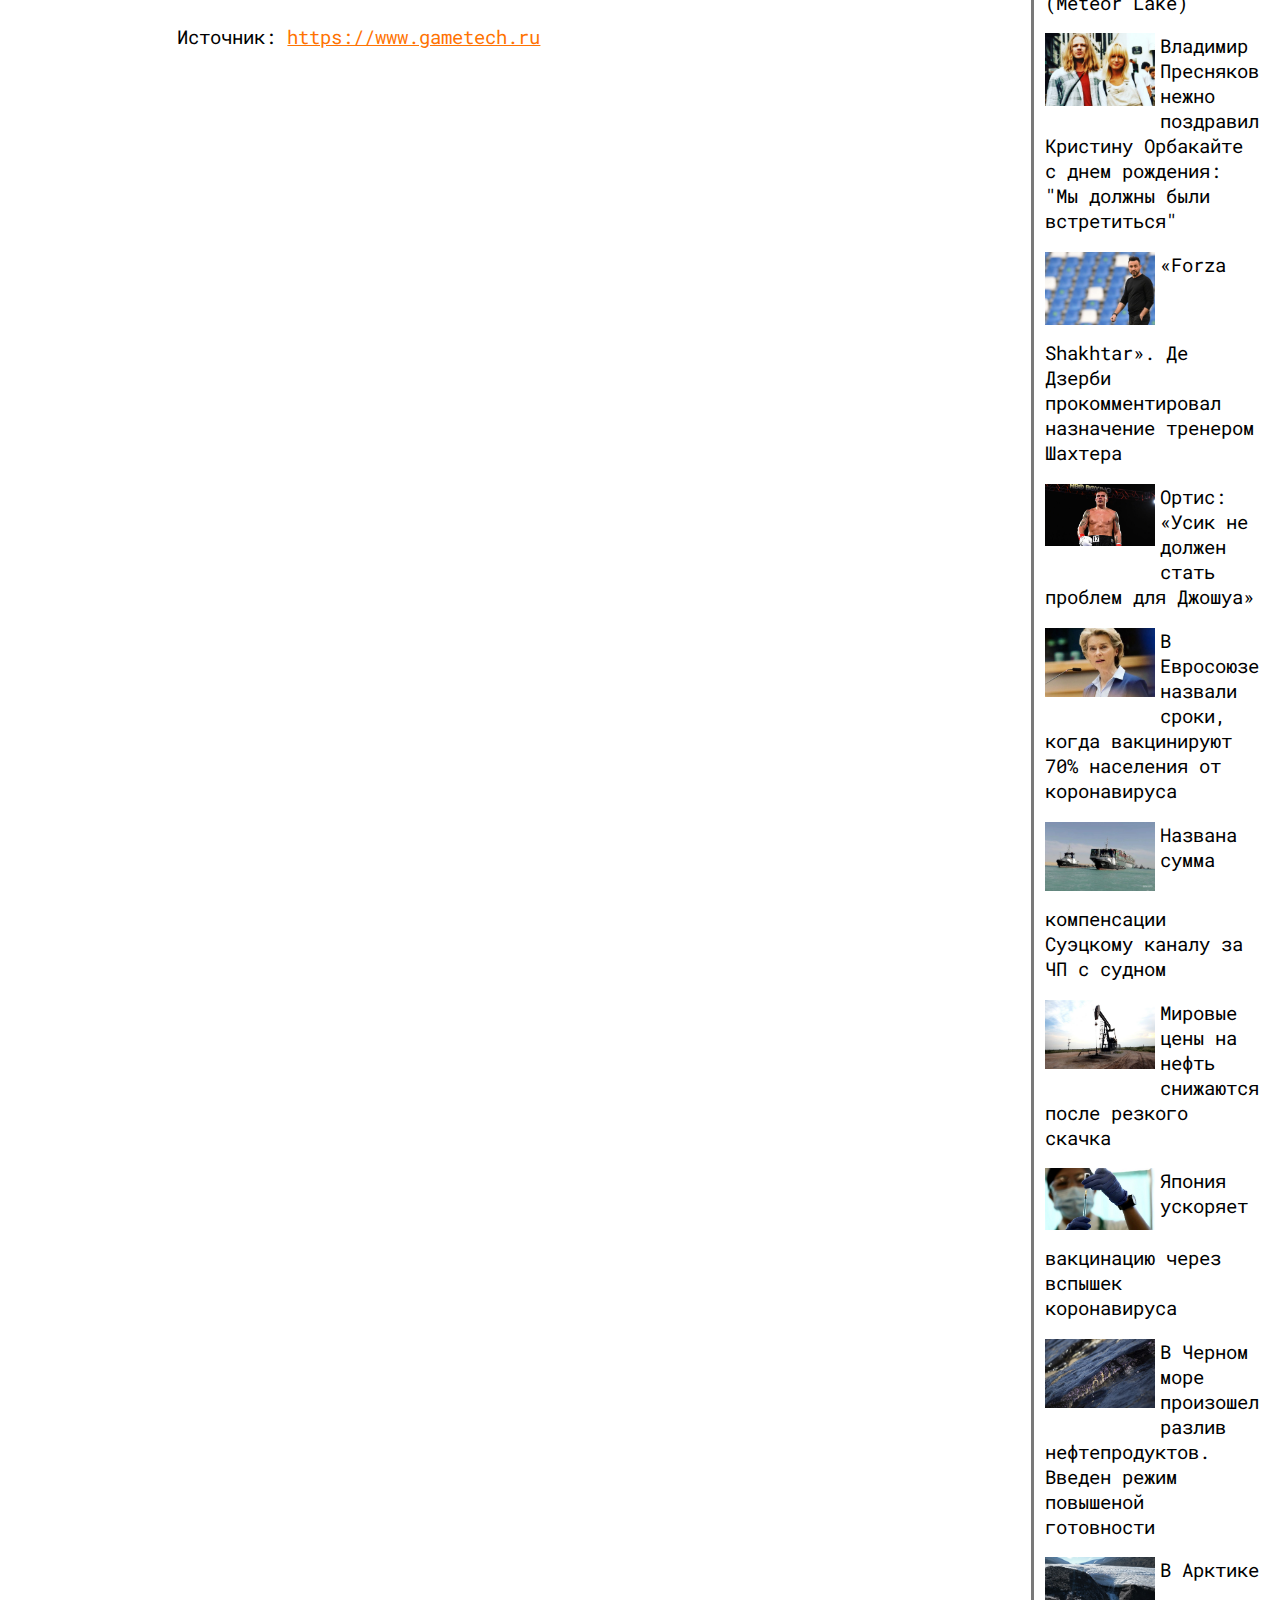
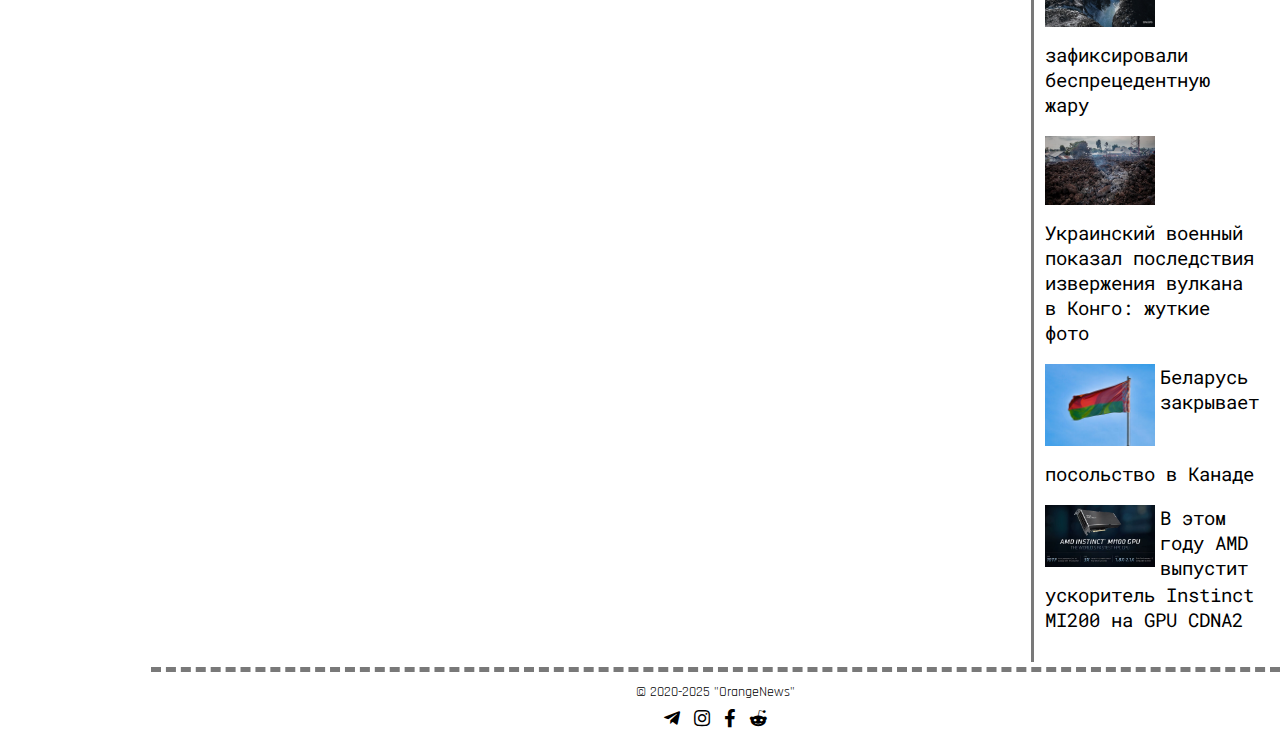
<file: 2.html>
﻿<html>
	<head>
		<title> Orange News </title>
		<meta charset = "UTF-8">
		<meta name="viewport" content="width=device-width, initial-scale=1">
		<link rel = "stylesheet" href = "style.css">
		<link rel = "stylesheet" href = "svgdrive.css">
		<link rel = "stylesheet" href = "newsarticle.css">
		<link rel="preconnect" href="https://fonts.gstatic.com">
		<link href="https://use.fontawesome.com/releases/v5.0.13/css/all.css" rel="stylesheet">
		<link href="https://fonts.googleapis.com/css2?family=Train+One&display=swap" rel="stylesheet"> 
		<link href="https://fonts.googleapis.com/css2?family=Rajdhani:wght@500&family=Train+One&display=swap" rel="stylesheet"> 
 		<link href="https://fonts.googleapis.com/css2?family=Roboto+Mono:wght@100;300;500;700&display=swap" rel="stylesheet"> 
		<link href="https://fonts.googleapis.com/css2?family=Fira+Sans:wght@500&family=Varela+Round&display=swap" rel="stylesheet"> 
		<link href="https://fonts.googleapis.com/css2?family=Dancing+Script:wght@700&display=swap" rel="stylesheet"> 
		<link rel="shortcut icon" type="image/png" href="images/icon1.png"/>
		<script src="https://ajax.googleapis.com/ajax/libs/jquery/2.2.0/jquery.min.js"></script>
	</head>
	<body>
		<nav>
			<div class = "navimages">
				<a href = "index.html" data-title = "Главная"><img src = "images/icon1.png"></a>
				<a href = "rate.html" data-title = "Курс"> <img src = "images/icon2.3.png"></a>
				<a href = "archieve.html" data-title = "Погода">
					<svg version="1.1" xmlns="http://www.w3.org/2000/svg" xmlns:xlink="http://www.w3.org/1999/xlink" x="0px" y="0px" viewBox="0 0 100 100" style="enable-background:new 0 0 100 100;" xml:space="preserve">
					<style type="text/css">
						.st0{fill:#FF7002;}
						.st1{fill:#32B3FA;}
						.st2{fill:#FFFFFF;}
					</style>
					<g id="circle">
						<circle class="st0" cx="50.5" cy="50.5" r="42.5"/>
					</g>
					<g id="wat1">
						<path class="st1" d="M24.1,65.4L24.1,65.4c0.7,0.7,1.9,0.7,2.6,0h0c1.1-1.1,1.4-2.8,0.8-4.2L25.5,56l-2.2,5.2
							C22.7,62.6,23,64.3,24.1,65.4z"/>
					</g>
					<g id="wat2">
						<path class="st1" d="M31.1,65.4L31.1,65.4c0.7,0.7,1.9,0.7,2.6,0h0c1.1-1.1,1.4-2.8,0.8-4.2L32.5,56l-2.2,5.2
							C29.7,62.6,30,64.3,31.1,65.4z"/>
					</g>
					<g id="wat3">
						<path class="st1" d="M58.1,65.4L58.1,65.4c0.7,0.7,1.9,0.7,2.6,0h0c1.1-1.1,1.4-2.8,0.8-4.2L59.5,56l-2.2,5.2
							C56.7,62.6,57,64.3,58.1,65.4z"/>
					</g>
					<g id="wat4">
						<path class="st1" d="M37.1,65.4L37.1,65.4c0.7,0.7,1.9,0.7,2.6,0h0c1.1-1.1,1.4-2.8,0.8-4.2L38.5,56l-2.2,5.2
							C35.7,62.6,36,64.3,37.1,65.4z"/>
					</g>
					<g id="wat5">
						<path class="st1" d="M44.1,65.4L44.1,65.4c0.7,0.7,1.9,0.7,2.6,0h0c1.1-1.1,1.4-2.8,0.8-4.2L45.5,56l-2.2,5.2
							C42.7,62.6,43,64.3,44.1,65.4z"/>
					</g>
					<g id="wat6">
						<path class="st1" d="M70.1,65.4L70.1,65.4c0.7,0.7,1.9,0.7,2.6,0h0c1.1-1.1,1.4-2.8,0.8-4.2L71.5,56l-2.2,5.2
							C68.7,62.6,69,64.3,70.1,65.4z"/>
					</g>
					<g id="wat7">
						<path class="st1" d="M64.1,65.4L64.1,65.4c0.7,0.7,1.9,0.7,2.6,0h0c1.1-1.1,1.4-2.8,0.8-4.2L65.5,56l-2.2,5.2
							C62.7,62.6,63,64.3,64.1,65.4z"/>
					</g>
					<g id="wat8">
						<path class="st1" d="M51.1,65.4L51.1,65.4c0.7,0.7,1.9,0.7,2.6,0h0c1.1-1.1,1.4-2.8,0.8-4.2L52.5,56l-2.2,5.2
							C49.7,62.6,50,64.3,51.1,65.4z"/>
					</g>
					<g id="cloud">
						<g>
							<path d="M49.8,69.9c-8,0-16.1,0.1-24.1,0c-3.4,0-7.4-4.6-7.7-7.9c-0.4-4,1.2-6.9,4.2-9.3c0.6-0.4,1.4-0.6,2.1-0.7
								c2.8-0.4,3-2.8,3.8-4.7c1.5-3.7,4.1-6.3,8-7.1c2.2-0.4,4.6,0.1,6.8-0.4c1.2-0.3,2.3-1.8,3.1-3c4-5.4,12.3-7.4,18.4-3.9
								c4.5,2.6,7.2,6.2,7.7,11.6c0.1,0.9,1.4,2.2,2.3,2.4c4.2,1.1,7.9,5.4,8.5,9.6c0.7,5.1-1.3,9-5.2,11.8c-1.7,1.2-4.2,1.5-6.3,1.6
								C64.2,70.1,57,70,49.8,70C49.8,70,49.8,69.9,49.8,69.9z M49.6,68.1c7.2,0,14.4,0,21.6,0c1.4,0,2.9-0.3,4.2-0.9
								c4.4-1.7,6.7-6.5,5.7-11.4c-0.8-3.7-5-6.9-9.2-7.1c-0.6,0-1.5-1-1.7-1.8c-0.7-2.5-0.4-5.5-1.7-7.6c-3.5-5.7-7.9-7.1-14.5-5.7
								c-3.4,0.7-5.7,2.7-7.3,5.6c-0.8,1.5-1.3,3.1-3.7,2.6c-1.9-0.4-4-0.2-5.9-0.1c-4,0.3-7.8,5.8-8.3,9.2c-0.1,0.7-1.1,1.7-1.8,1.7
								c-3.1,0.3-6.5,3.1-7.1,6.2c-0.8,4.3,3,9.4,7.6,9.2C34.8,67.9,42.2,68.1,49.6,68.1z"/>
							<path class="st2" d="M49.6,68.1c-7.4,0-14.7-0.2-22.1,0.1c-4.6,0.2-8.4-4.9-7.6-9.2c0.6-3,4-5.9,7.1-6.2c0.7-0.1,1.7-1.1,1.8-1.7
								c0.5-3.4,4.3-9,8.3-9.2c2-0.1,4-0.3,5.9,0.1c2.4,0.5,2.9-1.2,3.7-2.6c1.6-2.9,3.9-4.9,7.3-5.6c6.6-1.4,11,0,14.5,5.7
								c1.3,2.1,1,5.1,1.7,7.6c0.2,0.7,1.1,1.7,1.7,1.8c4.1,0.2,8.4,3.4,9.2,7.1c1,4.8-1.3,9.6-5.7,11.4c-1.3,0.5-2.8,0.9-4.2,0.9
								C64,68.2,56.8,68.1,49.6,68.1z"/>
						</g>
					</g>
					</svg>
				</a>
			</div>
		</nav>
		<main>
			<header id = "aim">
				Orange News
				<a href = "about.html"> Powered by Analoginform 
				<svg version="1.1" xmlns="http://www.w3.org/2000/svg" xmlns:xlink="http://www.w3.org/1999/xlink" x="0px" y="0px" viewBox="0 0 150 50" style="enable-background:new 0 0 150 50;" xml:space="preserve">
					<g id="line1">
						<rect y="21.7" width="30.6" height="3.9"/>
					</g>
					<g id="line2">
						<rect x="30.6" y="21.7" width="51.6" height="3.9"/>
					</g>
					<g id="line3">
						<rect x="82.3" y="21.7" width="67.7" height="3.9"/>
					</g>
				</svg>
				</a>
			</header>
			
			<div class = "maininf"> 
				<div class = "cont">
					<div class = "commoncolumn">
						<p>Грядёт дефицит? Китайцы научились «майнить» на SSD </p>
						<img src = "images/mine.jpg" align = "left" width = "400" style = "margin-right: 2%; margin-bottom: 1%;">
						<h3> &nbsp&nbsp Появился новый алгоритм для майнинга криптовалюты. Токен Chia теперь можно получить при помощи SSD-накопителей. 
						На китайском портале Sina опубликовали материал о новом способе майнинга. Американский программист Брэм Коэн,
						создавший «сидя в гостиной» протокол BitTorrent и одноимённую криптовалюту, предложил новый алгоритм для майнинга криптовалюты Chia при помощи SSD-накопителей.<br><br>
						 Минимальным входным билетом в майнинг Chia является SSD объёмом хотя бы 1 Tb, но гораздо больше котируются варианты на 10 Tb.
						На данный момент эти монеты нельзя купить ни на одной криптовалютной бирже, а единственным способом заполучить их в свой портфель является участие в майнинге.
						И если популярность Chia продолжит расти, то к уже ставшему привычным дефициту видеокарт вполне может добавиться и нехватка SSD.<br><br>
						 В сообществе Chia на Reddit энтузиасты уже вовсю делятся примерами своих майнинг-ферм с огромными объёмами памяти на борту.
						При этом стоит отметить, что режим использования SSD с огромным количеством циклов чтения и записи крайне пагубно влияет на
						сроки службы накопителей. А это значит, что простым покупателям комплектующих со вторичного рынка теперь стоит быть гораздо
						осторожнее при покупке подержанного твердотельного накопителя.<br><br>
						 Однако, стоит отметить, что придётся запастись SSD-накопителями, поскольку они быстро придут в негодность из-за
						постоянной записи большого количества данных. При таком темпе работы ячейки памяти накопителя изнашиваются.<br><br>
						 На данный момент, майня Chia, окупить накопитель типа NVMe можно в течение 2 лет. Если такой подход к майнингу станет популярным, то стоит ожидать дефицита SSD-накопителей.<br><br>
						</h3>
						<center><img src = "images/ssds.png" style = "width: 80%;"></center><br><br>
						<h3>Источник: <a href = "https://www.gametech.ru/news/2021/04/15/gryadyot-deficit-kitaicy-naucilis-mainit-na-ssd"> https://www.gametech.ru </a></h3>
					</div>
					
					
					
				</div>
				<div class = "more">
					<font style = "font-family: 'Roboto Mono', monospace; font-weight: 300; font-size: 1.5em;"> Смотрите также: </font>
					
					<div class = "more_block"> 
						<a href = "https://lenta.ru/news/2021/05/25/fuchsia/"><img src = "images/more/1.jpg">
						<h3> Google выпустила новую операционную систему </h3></a>
					</div>
					
					<div class = "more_block"> 
						<a href = "https://overclockers.ru/blog/mpanasovsky/show/51740/10-smartfonov-xiaomi-i-redmi-slomalis-posle-obnovleniya-miui-12-5-stable"><img src = "images/more/2.png">
						<h3>10 смартфонов Xiaomi и Redmi сломались после обновления MIUI 12.5 Stable </h3></a>
					</div>
					
					<div class = "more_block"> 
						<a href = "https://habr.com/ru/news/t/558936/"><img src = "images/more/3.jpeg">
						<h3>Норвежский суд признал Tesla виновной в программном снижении запаса хода электромобилей Model S и Model X </h3></a>
					</div>
					
					<div class = "more_block"> 
						<a href = "https://www.pravda.com.ua/rus/news/2021/05/25/7294746/"><img src = "images/more/4.jpg">
						<h3>Украина прекращает авиасообщение с Беларусью </h3></a>
					</div>
					
					<div class = "more_block"> 
						<a href = "https://finance.liga.net/personal/novosti/v-spiske-milliarderov-forbes-novyy-lider"><img src = "images/more/5.jpg">
						<h3>В списке миллиардеров Forbes новый лидер  </h3></a>
					</div>
					
					<div class = "more_block"> 
						<a href = "https://uzr.com.ua/novosti/svezhie-foto-salona-novogo-toyota-land-cruiser-nazvana-data-nachala-prodazh/"><img src = "images/more/6.jpg">
						<h3> Свежие фото салона нового Toyota Land Cruiser. Названа дата начала продаж</h3></a>
					</div>
					
					<div class = "more_block"> 
						<a href = "https://newsyou.info/policiya-dubai-poluchila-novenkie-genesis-gv80"><img src = "images/more/7.jpg">
						<h3> Полиция Дубаи получила новенькие Genesis GV80</h3></a>
					</div>
					
					<div class = "more_block"> 
						<a href = "https://www.overclockers.ua/news/hardware/2021-05-25/129258/"><img src = "images/more/8.jpg">
						<h3>Intel завершила проектирование 7-нм процессоров Core 14-го поколения (Meteor Lake) </h3></a>
					</div>
					
					<div class = "more_block"> 
						<a href = "https://www.spletnik.ru/buzz/love/101697-vladimir-presnyakov-pozdravil-kristinu-orbakayte-s-dnem-rozhdeniya.html"><img src = "images/more/9.jpg">
						<h3> Владимир Пресняков нежно поздравил Кристину Орбакайте с днем рождения: "Мы должны были встретиться"</h3></a>
					</div>
					
					<div class = "more_block"> 
						<a href = "https://sport.ua/news/539180-forza-shakhtar-de-dzerbi-prokommentiroval-naznachenie-trenerom-shahtera"><img src = "images/more/10.jpg">
						<h3>«Forza Shakhtar». Де Дзерби прокомментировал назначение тренером Шахтера </h3></a>
					</div>
					
					<div class = "more_block"> 
						<a href = "https://xsport.ua/boxing_s/news/ortis-usik-ne-dolzhen-stat-problem-dlya-dzhoshua_4646398/"><img src = "images/more/11.jpg">
						<h3> Ортис: «Усик не должен стать проблем для Джошуа» </h3></a>
					</div>
					
					<div class = "more_block"> 
						<a href = "https://coronavirus.rbc.ua/rus/news/evrosoyuze-nazvali-sroki-vaktsiniruyut-70-1621958671.html"><img src = "images/more/12.jpg">
						<h3>В Евросоюзе назвали сроки, когда вакцинируют 70% населения от коронавируса </h3></a>
					</div>
					
					<div class = "more_block"> 
						<a href = "https://korrespondent.net/world/4360919-nazvana-summa-kompensatsyy-suetskomu-kanalu-za-chp-s-sudnom"><img src = "images/more/13.jpg">
						<h3>Названа сумма компенсации Суэцкому каналу за ЧП с судном</h3></a>
					</div>
					
					<div class = "more_block"> 
						<a href = "https://www.rbc.ua/rus/news/mirovye-tseny-neft-snizhayutsya-rezkogo-skachka-1621932605.html"><img src = "images/more/14.jpg">
						<h3>Мировые цены на нефть снижаются после резкого скачка </h3></a>
					</div>
					
					<div class = "more_block"> 
						<a href = "https://www.pravda.com.ua/rus/news/2021/05/25/7294726/"><img src = "images/more/15.jpg">
						<h3>Япония ускоряет вакцинацию через вспышек коронавируса</h3></a>
					</div>
					
					<div class = "more_block"> 
						<a href = "https://www.rbc.ua/rus/news/chernom-more-proizoshel-razliv-nefteproduktov-1621941829.html"><img src = "images/more/16.jpg">
						<h3>В Черном море произошел разлив нефтепродуктов. Введен режим повышеной готовности </h3></a>
					</div>
					
					<div class = "more_block"> 
						<a href = "https://korrespondent.net/world/4360793-v-arktyke-zafyksyrovaly-bespretsedentnuui-zharu"><img src = "images/more/17.jpg">
						<h3>В Арктике зафиксировали беспрецедентную жару</h3></a>
					</div>
					
					<div class = "more_block"> 
						<a href = "https://www.rbc.ua/rus/styler/izverzhenie-vulkana-dr-kongo-ternopolskiy-1621939808.html"><img src = "images/more/18.jpg">
						<h3>Украинский военный показал последствия извержения вулкана в Конго: жуткие фото </h3></a>
					</div>
					
					<div class = "more_block"> 
						<a href = "https://gordonua.com/news/worldnews/belarus-zakryvaet-posolstvo-v-kanade-1554817.html"><img src = "images/more/19.jpg">
						<h3>Беларусь закрывает посольство в Канаде</h3></a>
					</div>
					
					<div class = "more_block"> 
						<a href = "https://www.overclockers.ua/news/hardware/2021-05-25/129261/"><img src = "images/more/20.jpg">
						<h3>В этом году AMD выпустит ускоритель Instinct MI200 на GPU CDNA2</h3></a>
					</div>
				</div>
			</div>
			
			<a href = "#aim"><img src = "images/SVG/arrow2.svg" id = "arrow"></a>
			
			<footer>
				&copy;&nbsp;2020-2025 "OrangeNews"<br>
				<a href = "https://t.me/Nazazer"><i class="fab fa-telegram-plane tg"></i></a>
				<a href = "https://instagram.com/kot_in_black_?igshid=1ok65unwx4nxf" class = "in"><i class="fab fa-instagram in"></i></a>
				<a href = "https://www.facebook.com/profile.php?id=100009281367216" class = "fb"><i class="fab fa-facebook-f fb"></i></a>
				<a href = "https://www.reddit.com/u/nazazer?utm_medium=android_app&utm_source=share" class = "rd"><i class="fab fa-reddit-alien rd"></i></a>
			</footer>
		</main>
		<script>
		jQuery(document).ready(function() {
		  var btn = $('#arrow');  
		  btn.addClass('hidden');
		  $(window).scroll(function() {     
			if ($(window).scrollTop() > 200) {
			   btn.removeClass('hidden').addClass('show');
			 } else {
			   btn.removeClass('show').addClass('hidden');
			 }
		   });
		});
		</script>
	</body>
</html>
</file>
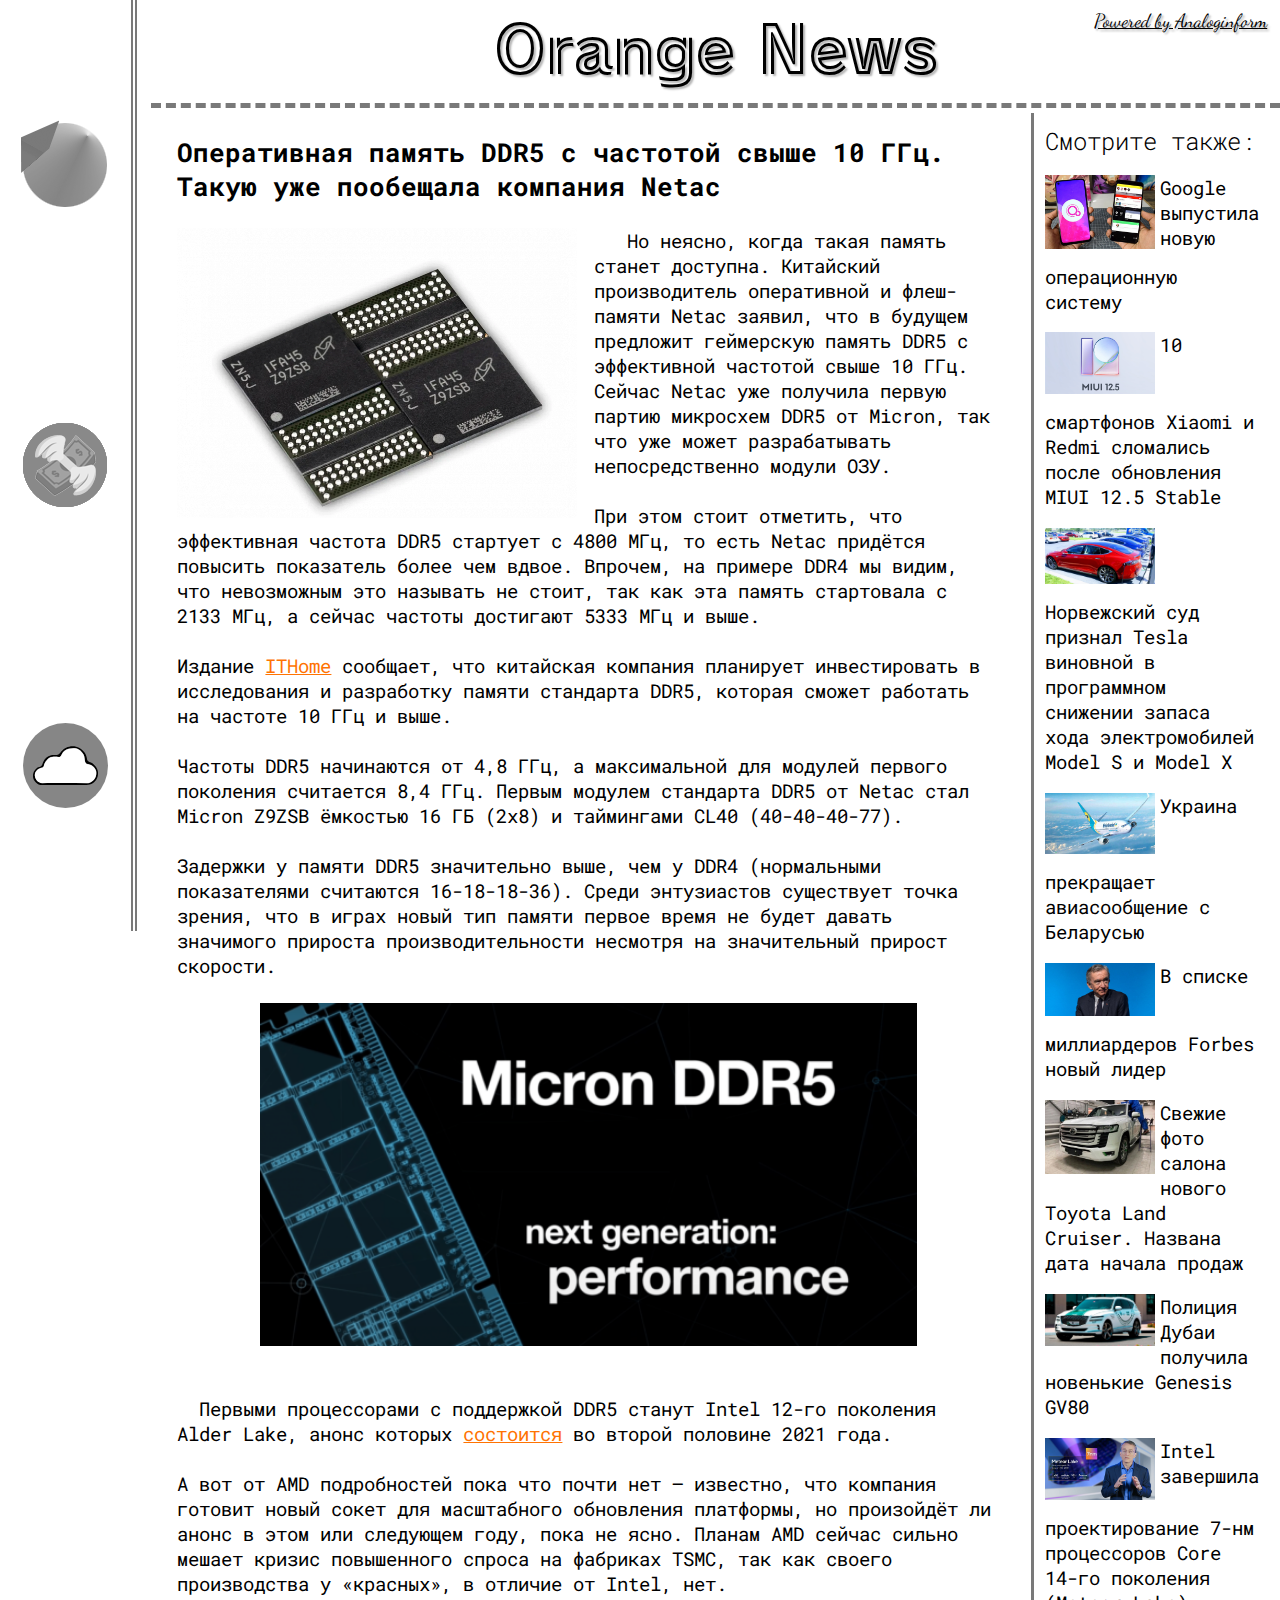
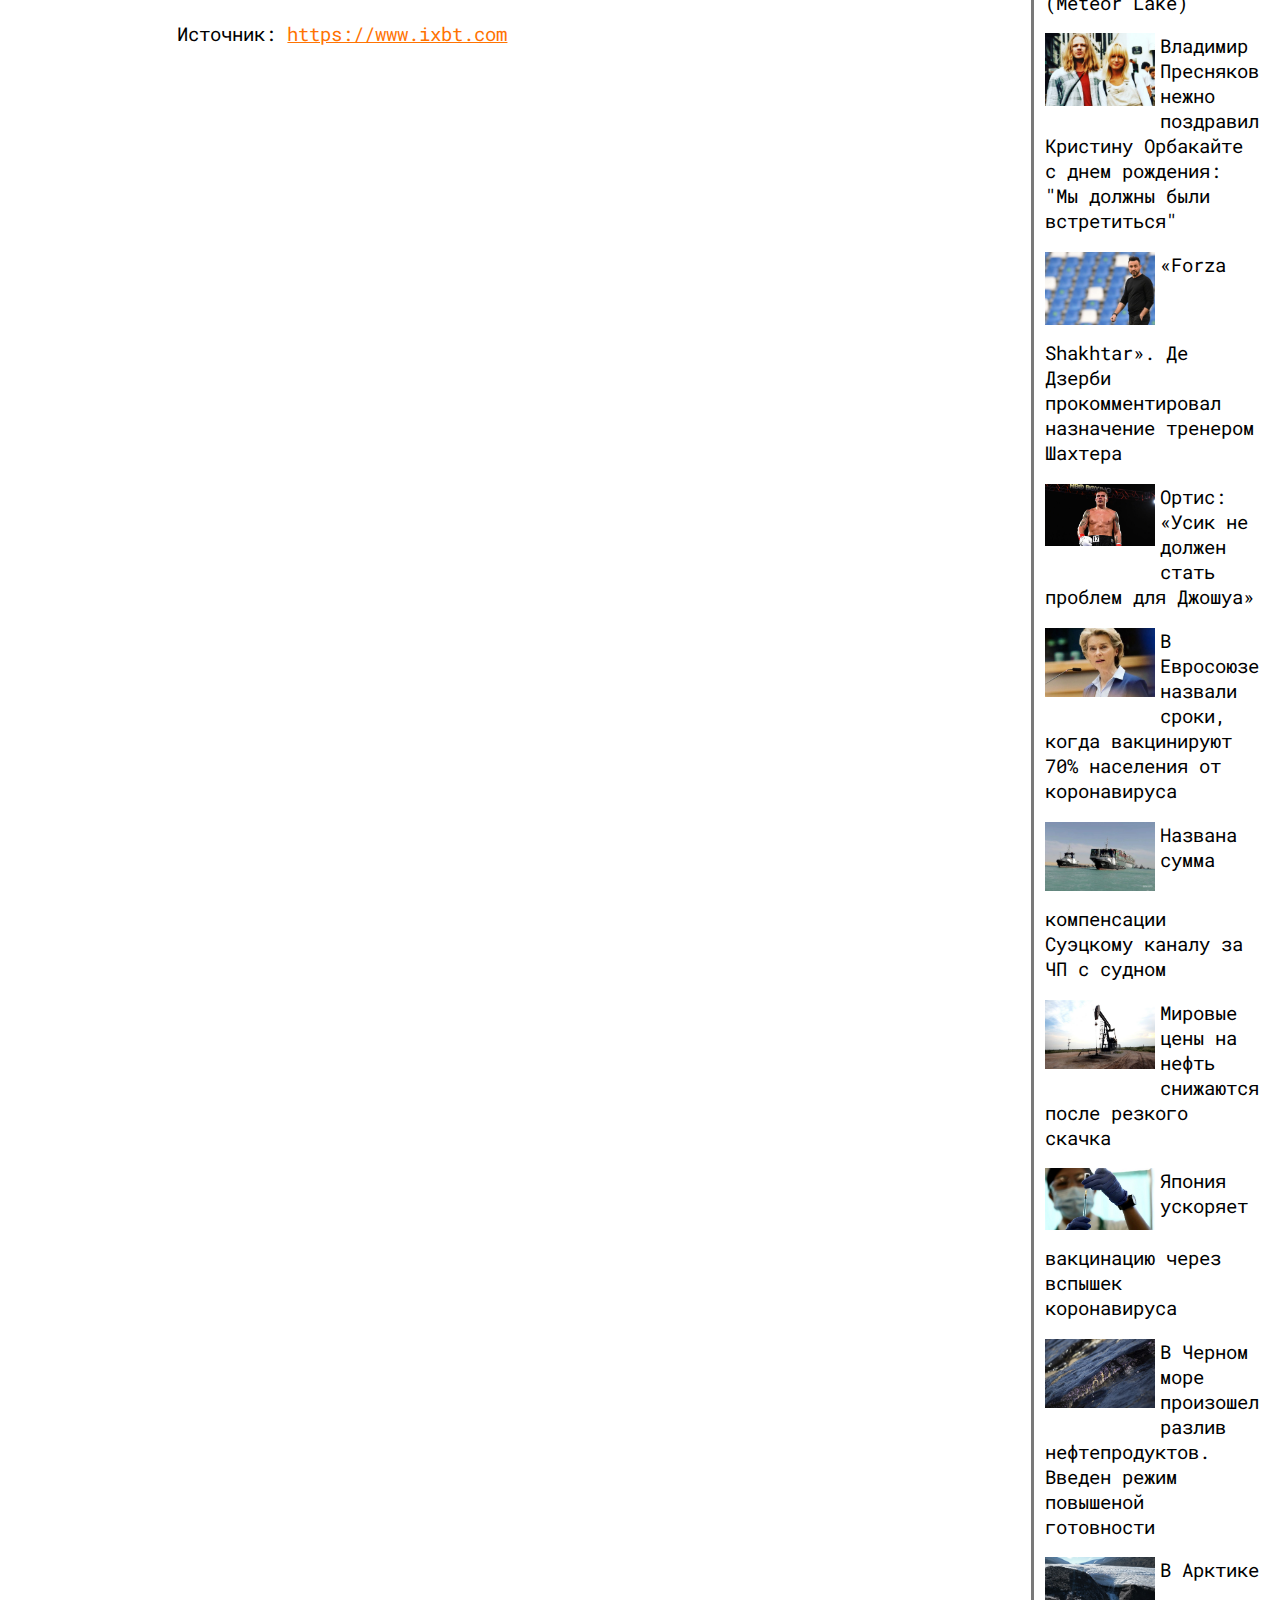
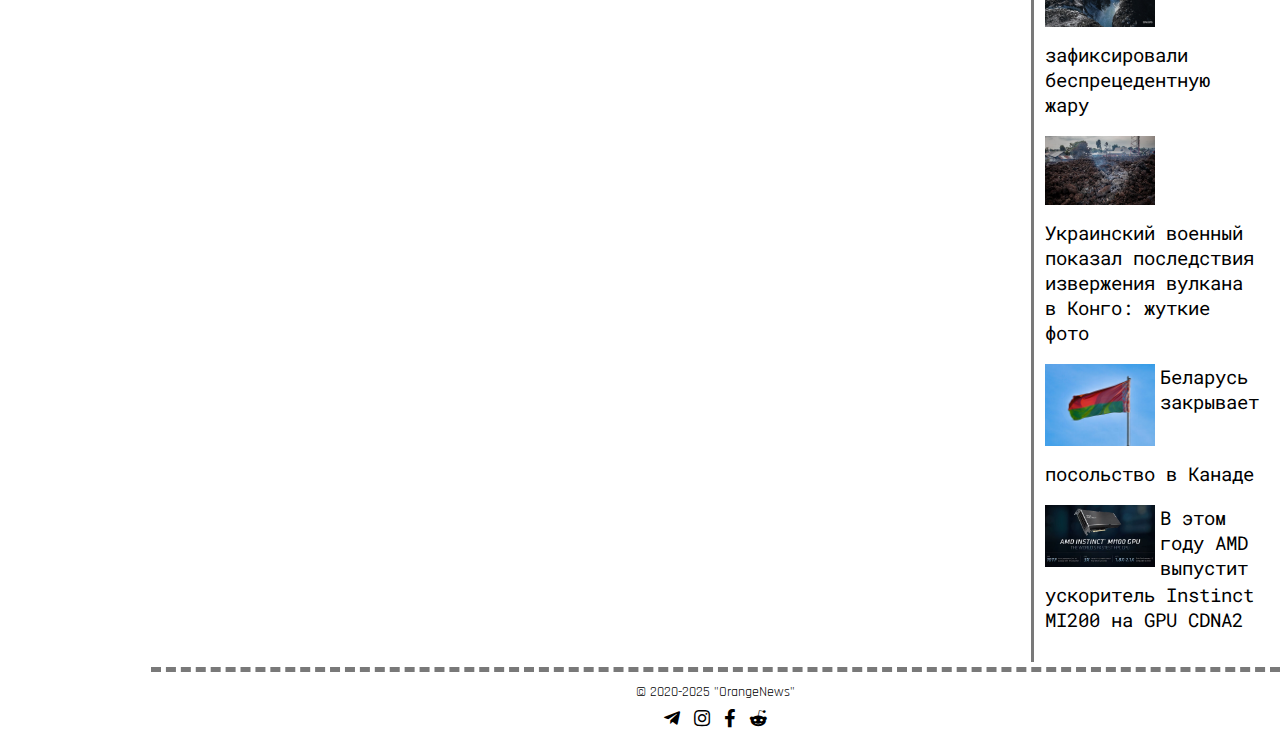
<file: 3.html>
﻿<html>
	<head>
		<title> Orange News </title>
		<meta charset = "UTF-8">
		<meta name="viewport" content="width=device-width, initial-scale=1">
		<link rel = "stylesheet" href = "style.css">
		<link rel = "stylesheet" href = "svgdrive.css">
		<link rel = "stylesheet" href = "newsarticle.css">
		<link rel="preconnect" href="https://fonts.gstatic.com">
		<link href="https://use.fontawesome.com/releases/v5.0.13/css/all.css" rel="stylesheet">
		<link href="https://fonts.googleapis.com/css2?family=Train+One&display=swap" rel="stylesheet"> 
		<link href="https://fonts.googleapis.com/css2?family=Rajdhani:wght@500&family=Train+One&display=swap" rel="stylesheet"> 
 		<link href="https://fonts.googleapis.com/css2?family=Roboto+Mono:wght@100;300;500;700&display=swap" rel="stylesheet"> 
		<link href="https://fonts.googleapis.com/css2?family=Fira+Sans:wght@500&family=Varela+Round&display=swap" rel="stylesheet"> 
		<link href="https://fonts.googleapis.com/css2?family=Dancing+Script:wght@700&display=swap" rel="stylesheet"> 
		<link rel="shortcut icon" type="image/png" href="images/icon1.png"/>
		<script src="https://ajax.googleapis.com/ajax/libs/jquery/2.2.0/jquery.min.js"></script>
	</head>
	<body>
		<nav>
			<div class = "navimages">
				<a href = "index.html" data-title = "Главная"><img src = "images/icon1.png"></a>
				<a href = "rate.html" data-title = "Курс"> <img src = "images/icon2.3.png"></a>
				<a href = "archieve.html" data-title = "Погода">
					<svg version="1.1" xmlns="http://www.w3.org/2000/svg" xmlns:xlink="http://www.w3.org/1999/xlink" x="0px" y="0px" viewBox="0 0 100 100" style="enable-background:new 0 0 100 100;" xml:space="preserve">
					<style type="text/css">
						.st0{fill:#FF7002;}
						.st1{fill:#32B3FA;}
						.st2{fill:#FFFFFF;}
					</style>
					<g id="circle">
						<circle class="st0" cx="50.5" cy="50.5" r="42.5"/>
					</g>
					<g id="wat1">
						<path class="st1" d="M24.1,65.4L24.1,65.4c0.7,0.7,1.9,0.7,2.6,0h0c1.1-1.1,1.4-2.8,0.8-4.2L25.5,56l-2.2,5.2
							C22.7,62.6,23,64.3,24.1,65.4z"/>
					</g>
					<g id="wat2">
						<path class="st1" d="M31.1,65.4L31.1,65.4c0.7,0.7,1.9,0.7,2.6,0h0c1.1-1.1,1.4-2.8,0.8-4.2L32.5,56l-2.2,5.2
							C29.7,62.6,30,64.3,31.1,65.4z"/>
					</g>
					<g id="wat3">
						<path class="st1" d="M58.1,65.4L58.1,65.4c0.7,0.7,1.9,0.7,2.6,0h0c1.1-1.1,1.4-2.8,0.8-4.2L59.5,56l-2.2,5.2
							C56.7,62.6,57,64.3,58.1,65.4z"/>
					</g>
					<g id="wat4">
						<path class="st1" d="M37.1,65.4L37.1,65.4c0.7,0.7,1.9,0.7,2.6,0h0c1.1-1.1,1.4-2.8,0.8-4.2L38.5,56l-2.2,5.2
							C35.7,62.6,36,64.3,37.1,65.4z"/>
					</g>
					<g id="wat5">
						<path class="st1" d="M44.1,65.4L44.1,65.4c0.7,0.7,1.9,0.7,2.6,0h0c1.1-1.1,1.4-2.8,0.8-4.2L45.5,56l-2.2,5.2
							C42.7,62.6,43,64.3,44.1,65.4z"/>
					</g>
					<g id="wat6">
						<path class="st1" d="M70.1,65.4L70.1,65.4c0.7,0.7,1.9,0.7,2.6,0h0c1.1-1.1,1.4-2.8,0.8-4.2L71.5,56l-2.2,5.2
							C68.7,62.6,69,64.3,70.1,65.4z"/>
					</g>
					<g id="wat7">
						<path class="st1" d="M64.1,65.4L64.1,65.4c0.7,0.7,1.9,0.7,2.6,0h0c1.1-1.1,1.4-2.8,0.8-4.2L65.5,56l-2.2,5.2
							C62.7,62.6,63,64.3,64.1,65.4z"/>
					</g>
					<g id="wat8">
						<path class="st1" d="M51.1,65.4L51.1,65.4c0.7,0.7,1.9,0.7,2.6,0h0c1.1-1.1,1.4-2.8,0.8-4.2L52.5,56l-2.2,5.2
							C49.7,62.6,50,64.3,51.1,65.4z"/>
					</g>
					<g id="cloud">
						<g>
							<path d="M49.8,69.9c-8,0-16.1,0.1-24.1,0c-3.4,0-7.4-4.6-7.7-7.9c-0.4-4,1.2-6.9,4.2-9.3c0.6-0.4,1.4-0.6,2.1-0.7
								c2.8-0.4,3-2.8,3.8-4.7c1.5-3.7,4.1-6.3,8-7.1c2.2-0.4,4.6,0.1,6.8-0.4c1.2-0.3,2.3-1.8,3.1-3c4-5.4,12.3-7.4,18.4-3.9
								c4.5,2.6,7.2,6.2,7.7,11.6c0.1,0.9,1.4,2.2,2.3,2.4c4.2,1.1,7.9,5.4,8.5,9.6c0.7,5.1-1.3,9-5.2,11.8c-1.7,1.2-4.2,1.5-6.3,1.6
								C64.2,70.1,57,70,49.8,70C49.8,70,49.8,69.9,49.8,69.9z M49.6,68.1c7.2,0,14.4,0,21.6,0c1.4,0,2.9-0.3,4.2-0.9
								c4.4-1.7,6.7-6.5,5.7-11.4c-0.8-3.7-5-6.9-9.2-7.1c-0.6,0-1.5-1-1.7-1.8c-0.7-2.5-0.4-5.5-1.7-7.6c-3.5-5.7-7.9-7.1-14.5-5.7
								c-3.4,0.7-5.7,2.7-7.3,5.6c-0.8,1.5-1.3,3.1-3.7,2.6c-1.9-0.4-4-0.2-5.9-0.1c-4,0.3-7.8,5.8-8.3,9.2c-0.1,0.7-1.1,1.7-1.8,1.7
								c-3.1,0.3-6.5,3.1-7.1,6.2c-0.8,4.3,3,9.4,7.6,9.2C34.8,67.9,42.2,68.1,49.6,68.1z"/>
							<path class="st2" d="M49.6,68.1c-7.4,0-14.7-0.2-22.1,0.1c-4.6,0.2-8.4-4.9-7.6-9.2c0.6-3,4-5.9,7.1-6.2c0.7-0.1,1.7-1.1,1.8-1.7
								c0.5-3.4,4.3-9,8.3-9.2c2-0.1,4-0.3,5.9,0.1c2.4,0.5,2.9-1.2,3.7-2.6c1.6-2.9,3.9-4.9,7.3-5.6c6.6-1.4,11,0,14.5,5.7
								c1.3,2.1,1,5.1,1.7,7.6c0.2,0.7,1.1,1.7,1.7,1.8c4.1,0.2,8.4,3.4,9.2,7.1c1,4.8-1.3,9.6-5.7,11.4c-1.3,0.5-2.8,0.9-4.2,0.9
								C64,68.2,56.8,68.1,49.6,68.1z"/>
						</g>
					</g>
					</svg>
				</a>
			</div>
		</nav>
		<main>
			<header id = "aim">
				Orange News
				<a href = "about.html"> Powered by Analoginform 
				<svg version="1.1" xmlns="http://www.w3.org/2000/svg" xmlns:xlink="http://www.w3.org/1999/xlink" x="0px" y="0px" viewBox="0 0 150 50" style="enable-background:new 0 0 150 50;" xml:space="preserve">
					<g id="line1">
						<rect y="21.7" width="30.6" height="3.9"/>
					</g>
					<g id="line2">
						<rect x="30.6" y="21.7" width="51.6" height="3.9"/>
					</g>
					<g id="line3">
						<rect x="82.3" y="21.7" width="67.7" height="3.9"/>
					</g>
				</svg>
				</a>
			</header>
			
			<div class = "maininf"> 
				<div class = "cont">
					<div class = "commoncolumn"><p>Оперативная память DDR5 с частотой свыше 10 ГГц. Такую уже пообещала компания Netac</p>
					<img src = "images/ddr5.png" align = "left" width = "400" style = "margin-right: 2%; margin-bottom: 1%;">
					<h3> &nbsp&nbsp Но неясно, когда такая память станет доступна.
					Китайский производитель оперативной и флеш-памяти Netac заявил,
					что в будущем предложит геймерскую память DDR5 с эффективной частотой свыше 10 ГГц. 
					Сейчас Netac уже получила первую партию микросхем DDR5 от Micron, так что уже может разрабатывать непосредственно модули ОЗУ.<br><br>
					 При этом стоит отметить, что эффективная частота DDR5 стартует с 4800 МГц, то есть Netac придётся повысить показатель более чем вдвое.
					Впрочем, на примере DDR4 мы видим, что невозможным это называть не стоит, так как эта память стартовала с 2133 МГц, а сейчас частоты достигают 5333 МГц и выше. <br><br>
					 Издание <a href = "https://videocardz.com/newz/netac-begins-research-and-development-phase-of-10ghz-ddr5-memory">ITHome</a> сообщает, что китайская компания
					планирует инвестировать в исследования и разработку памяти стандарта DDR5, которая cможет работать на частоте 10 ГГц и выше.<br><br>
					 Частоты DDR5 начинаются от 4,8 ГГц, а максимальной для модулей первого поколения считается 8,4 ГГц.
					Первым модулем стандарта DDR5 от Netac стал Micron Z9ZSB ёмкостью 16 ГБ (2х8) и таймингами CL40 (40-40-40-77).<br><br>
					 Задержки у памяти DDR5 значительно выше, чем у DDR4 (нормальными показателями считаются 16-18-18-36).
					Среди энтузиастов существует точка зрения, что в играх новый тип памяти первое время не будет давать
					значимого прироста производительности несмотря на значительный прирост скорости. <br><br>
					
					<center><img src = "images/ddr5.1.png" style = "width: 80%;"></center> <br><br>
					
					&nbsp&nbspПервыми процессорами с поддержкой DDR5 станут Intel 12-го поколения Alder Lake, анонс которых <a href = "https://dtf.ru/hard/677582-poyavilis-pervye-podrobnosti-novoy-arhitektury-intel-alder-lake">состоится</a> во второй половине 2021 года. <br><br>
					 А вот от AMD подробностей пока что почти нет — известно, что компания готовит новый сокет для масштабного обновления платформы,
					но произойдёт ли анонс в этом или следующем году, пока не ясно. 
					Планам AMD сейчас сильно мешает кризис повышенного спроса на фабриках TSMC, так как своего производства у «красных», в отличие от Intel, нет.<br><br>
					
					Источник: <a href = "https://www.ixbt.com/news/2021/04/16/ddr5-10-netac.html">https://www.ixbt.com </a>
					</h3>
					
					
					</div>
				</div>
				<div class = "more">
					<font style = "font-family: 'Roboto Mono', monospace; font-weight: 300; font-size: 1.5em;"> Смотрите также: </font>
					
					<div class = "more_block"> 
						<a href = "https://lenta.ru/news/2021/05/25/fuchsia/"><img src = "images/more/1.jpg">
						<h3> Google выпустила новую операционную систему </h3></a>
					</div>
					
					<div class = "more_block"> 
						<a href = "https://overclockers.ru/blog/mpanasovsky/show/51740/10-smartfonov-xiaomi-i-redmi-slomalis-posle-obnovleniya-miui-12-5-stable"><img src = "images/more/2.png">
						<h3>10 смартфонов Xiaomi и Redmi сломались после обновления MIUI 12.5 Stable </h3></a>
					</div>
					
					<div class = "more_block"> 
						<a href = "https://habr.com/ru/news/t/558936/"><img src = "images/more/3.jpeg">
						<h3>Норвежский суд признал Tesla виновной в программном снижении запаса хода электромобилей Model S и Model X </h3></a>
					</div>
					
					<div class = "more_block"> 
						<a href = "https://www.pravda.com.ua/rus/news/2021/05/25/7294746/"><img src = "images/more/4.jpg">
						<h3>Украина прекращает авиасообщение с Беларусью </h3></a>
					</div>
					
					<div class = "more_block"> 
						<a href = "https://finance.liga.net/personal/novosti/v-spiske-milliarderov-forbes-novyy-lider"><img src = "images/more/5.jpg">
						<h3>В списке миллиардеров Forbes новый лидер  </h3></a>
					</div>
					
					<div class = "more_block"> 
						<a href = "https://uzr.com.ua/novosti/svezhie-foto-salona-novogo-toyota-land-cruiser-nazvana-data-nachala-prodazh/"><img src = "images/more/6.jpg">
						<h3> Свежие фото салона нового Toyota Land Cruiser. Названа дата начала продаж</h3></a>
					</div>
					
					<div class = "more_block"> 
						<a href = "https://newsyou.info/policiya-dubai-poluchila-novenkie-genesis-gv80"><img src = "images/more/7.jpg">
						<h3> Полиция Дубаи получила новенькие Genesis GV80</h3></a>
					</div>
					
					<div class = "more_block"> 
						<a href = "https://www.overclockers.ua/news/hardware/2021-05-25/129258/"><img src = "images/more/8.jpg">
						<h3>Intel завершила проектирование 7-нм процессоров Core 14-го поколения (Meteor Lake) </h3></a>
					</div>
					
					<div class = "more_block"> 
						<a href = "https://www.spletnik.ru/buzz/love/101697-vladimir-presnyakov-pozdravil-kristinu-orbakayte-s-dnem-rozhdeniya.html"><img src = "images/more/9.jpg">
						<h3> Владимир Пресняков нежно поздравил Кристину Орбакайте с днем рождения: "Мы должны были встретиться"</h3></a>
					</div>
					
					<div class = "more_block"> 
						<a href = "https://sport.ua/news/539180-forza-shakhtar-de-dzerbi-prokommentiroval-naznachenie-trenerom-shahtera"><img src = "images/more/10.jpg">
						<h3>«Forza Shakhtar». Де Дзерби прокомментировал назначение тренером Шахтера </h3></a>
					</div>
					
					<div class = "more_block"> 
						<a href = "https://xsport.ua/boxing_s/news/ortis-usik-ne-dolzhen-stat-problem-dlya-dzhoshua_4646398/"><img src = "images/more/11.jpg">
						<h3> Ортис: «Усик не должен стать проблем для Джошуа» </h3></a>
					</div>
					
					<div class = "more_block"> 
						<a href = "https://coronavirus.rbc.ua/rus/news/evrosoyuze-nazvali-sroki-vaktsiniruyut-70-1621958671.html"><img src = "images/more/12.jpg">
						<h3>В Евросоюзе назвали сроки, когда вакцинируют 70% населения от коронавируса </h3></a>
					</div>
					
					<div class = "more_block"> 
						<a href = "https://korrespondent.net/world/4360919-nazvana-summa-kompensatsyy-suetskomu-kanalu-za-chp-s-sudnom"><img src = "images/more/13.jpg">
						<h3>Названа сумма компенсации Суэцкому каналу за ЧП с судном</h3></a>
					</div>
					
					<div class = "more_block"> 
						<a href = "https://www.rbc.ua/rus/news/mirovye-tseny-neft-snizhayutsya-rezkogo-skachka-1621932605.html"><img src = "images/more/14.jpg">
						<h3>Мировые цены на нефть снижаются после резкого скачка </h3></a>
					</div>
					
					<div class = "more_block"> 
						<a href = "https://www.pravda.com.ua/rus/news/2021/05/25/7294726/"><img src = "images/more/15.jpg">
						<h3>Япония ускоряет вакцинацию через вспышек коронавируса</h3></a>
					</div>
					
					<div class = "more_block"> 
						<a href = "https://www.rbc.ua/rus/news/chernom-more-proizoshel-razliv-nefteproduktov-1621941829.html"><img src = "images/more/16.jpg">
						<h3>В Черном море произошел разлив нефтепродуктов. Введен режим повышеной готовности </h3></a>
					</div>
					
					<div class = "more_block"> 
						<a href = "https://korrespondent.net/world/4360793-v-arktyke-zafyksyrovaly-bespretsedentnuui-zharu"><img src = "images/more/17.jpg">
						<h3>В Арктике зафиксировали беспрецедентную жару</h3></a>
					</div>
					
					<div class = "more_block"> 
						<a href = "https://www.rbc.ua/rus/styler/izverzhenie-vulkana-dr-kongo-ternopolskiy-1621939808.html"><img src = "images/more/18.jpg">
						<h3>Украинский военный показал последствия извержения вулкана в Конго: жуткие фото </h3></a>
					</div>
					
					<div class = "more_block"> 
						<a href = "https://gordonua.com/news/worldnews/belarus-zakryvaet-posolstvo-v-kanade-1554817.html"><img src = "images/more/19.jpg">
						<h3>Беларусь закрывает посольство в Канаде</h3></a>
					</div>
					
					<div class = "more_block"> 
						<a href = "https://www.overclockers.ua/news/hardware/2021-05-25/129261/"><img src = "images/more/20.jpg">
						<h3>В этом году AMD выпустит ускоритель Instinct MI200 на GPU CDNA2</h3></a>
					</div>
				</div>
			</div>
			
			<a href = "#aim"><img src = "images/SVG/arrow2.svg" id = "arrow"></a>
			
			<footer>
				&copy;&nbsp;2020-2025 "OrangeNews"<br>
				<a href = "https://t.me/Nazazer"><i class="fab fa-telegram-plane tg"></i></a>
				<a href = "https://instagram.com/kot_in_black_?igshid=1ok65unwx4nxf" class = "in"><i class="fab fa-instagram in"></i></a>
				<a href = "https://www.facebook.com/profile.php?id=100009281367216" class = "fb"><i class="fab fa-facebook-f fb"></i></a>
				<a href = "https://www.reddit.com/u/nazazer?utm_medium=android_app&utm_source=share" class = "rd"><i class="fab fa-reddit-alien rd"></i></a>
			</footer>
		</main>
		<script>
		jQuery(document).ready(function() {
		  var btn = $('#arrow');  
		  btn.addClass('hidden');
		  $(window).scroll(function() {     
			if ($(window).scrollTop() > 200) {
			   btn.removeClass('hidden').addClass('show');
			 } else {
			   btn.removeClass('show').addClass('hidden');
			 }
		   });
		});
		</script>
	</body>
</html>
</file>
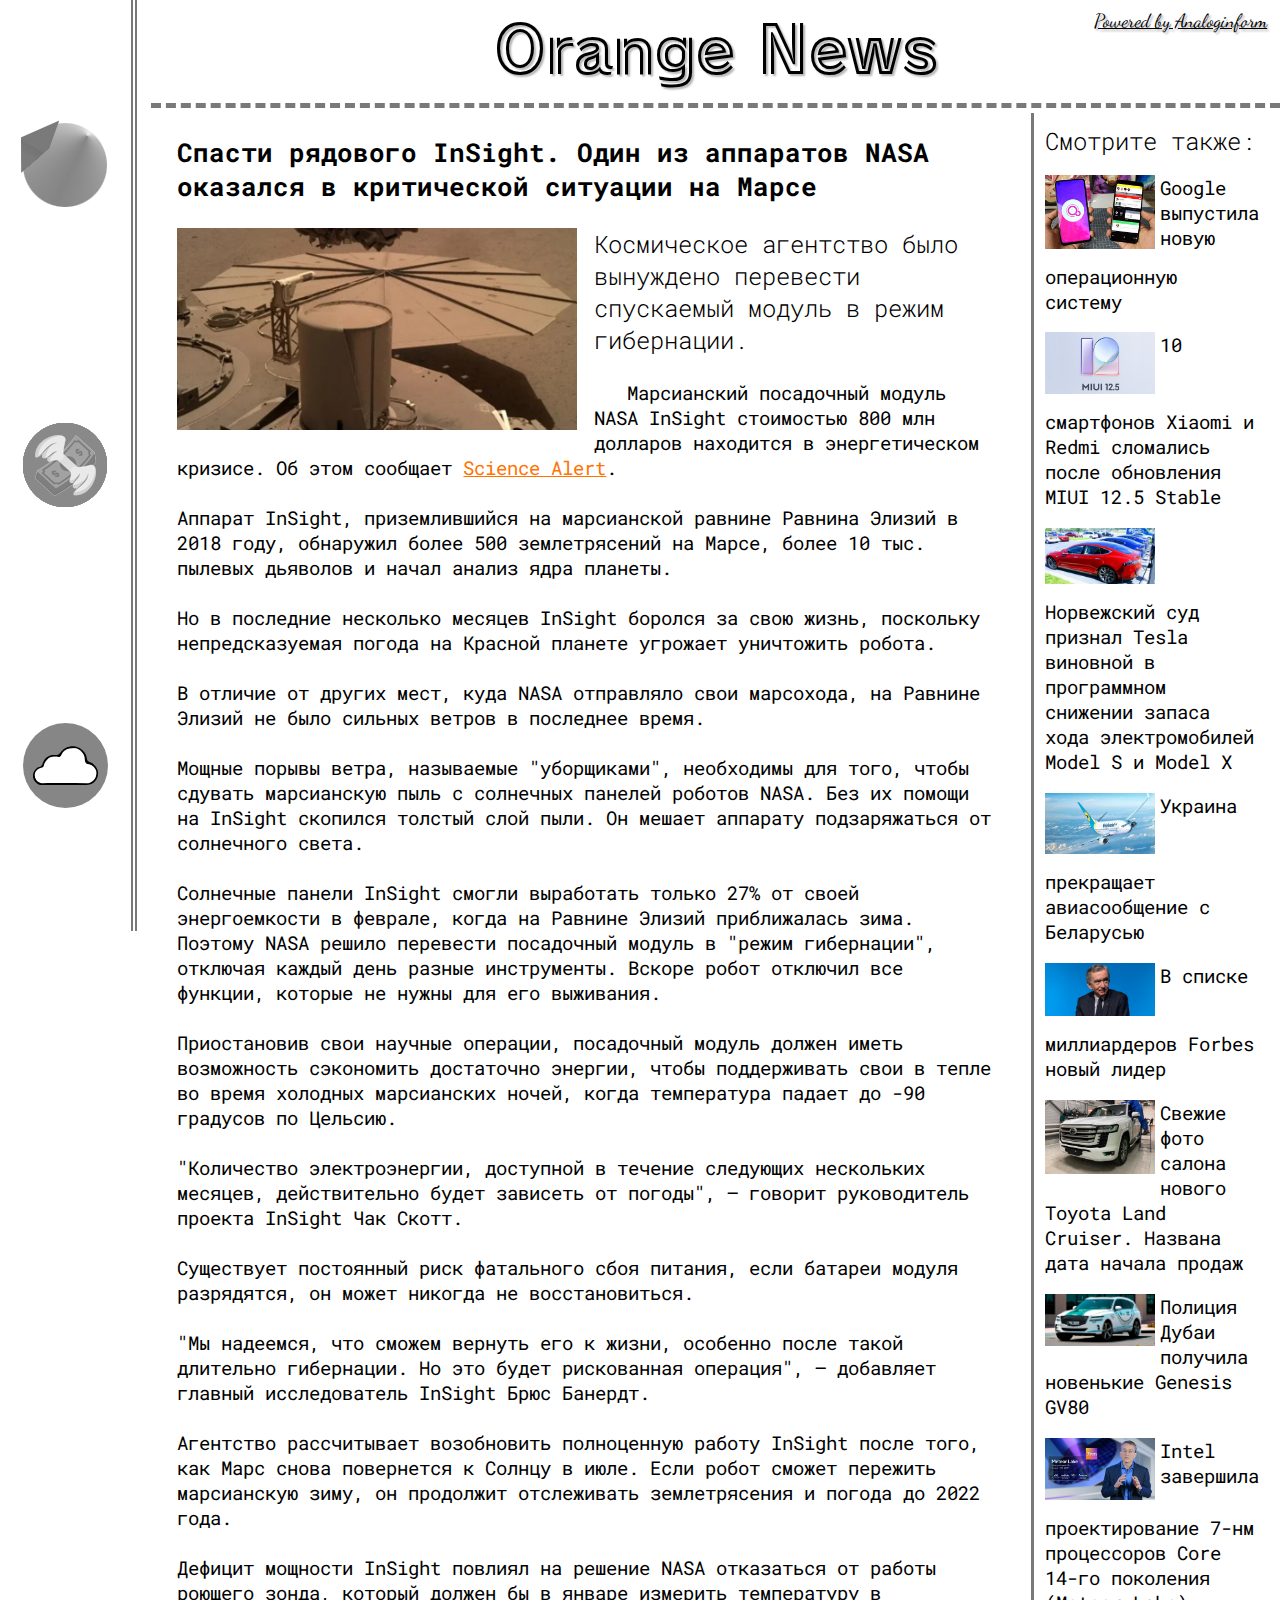
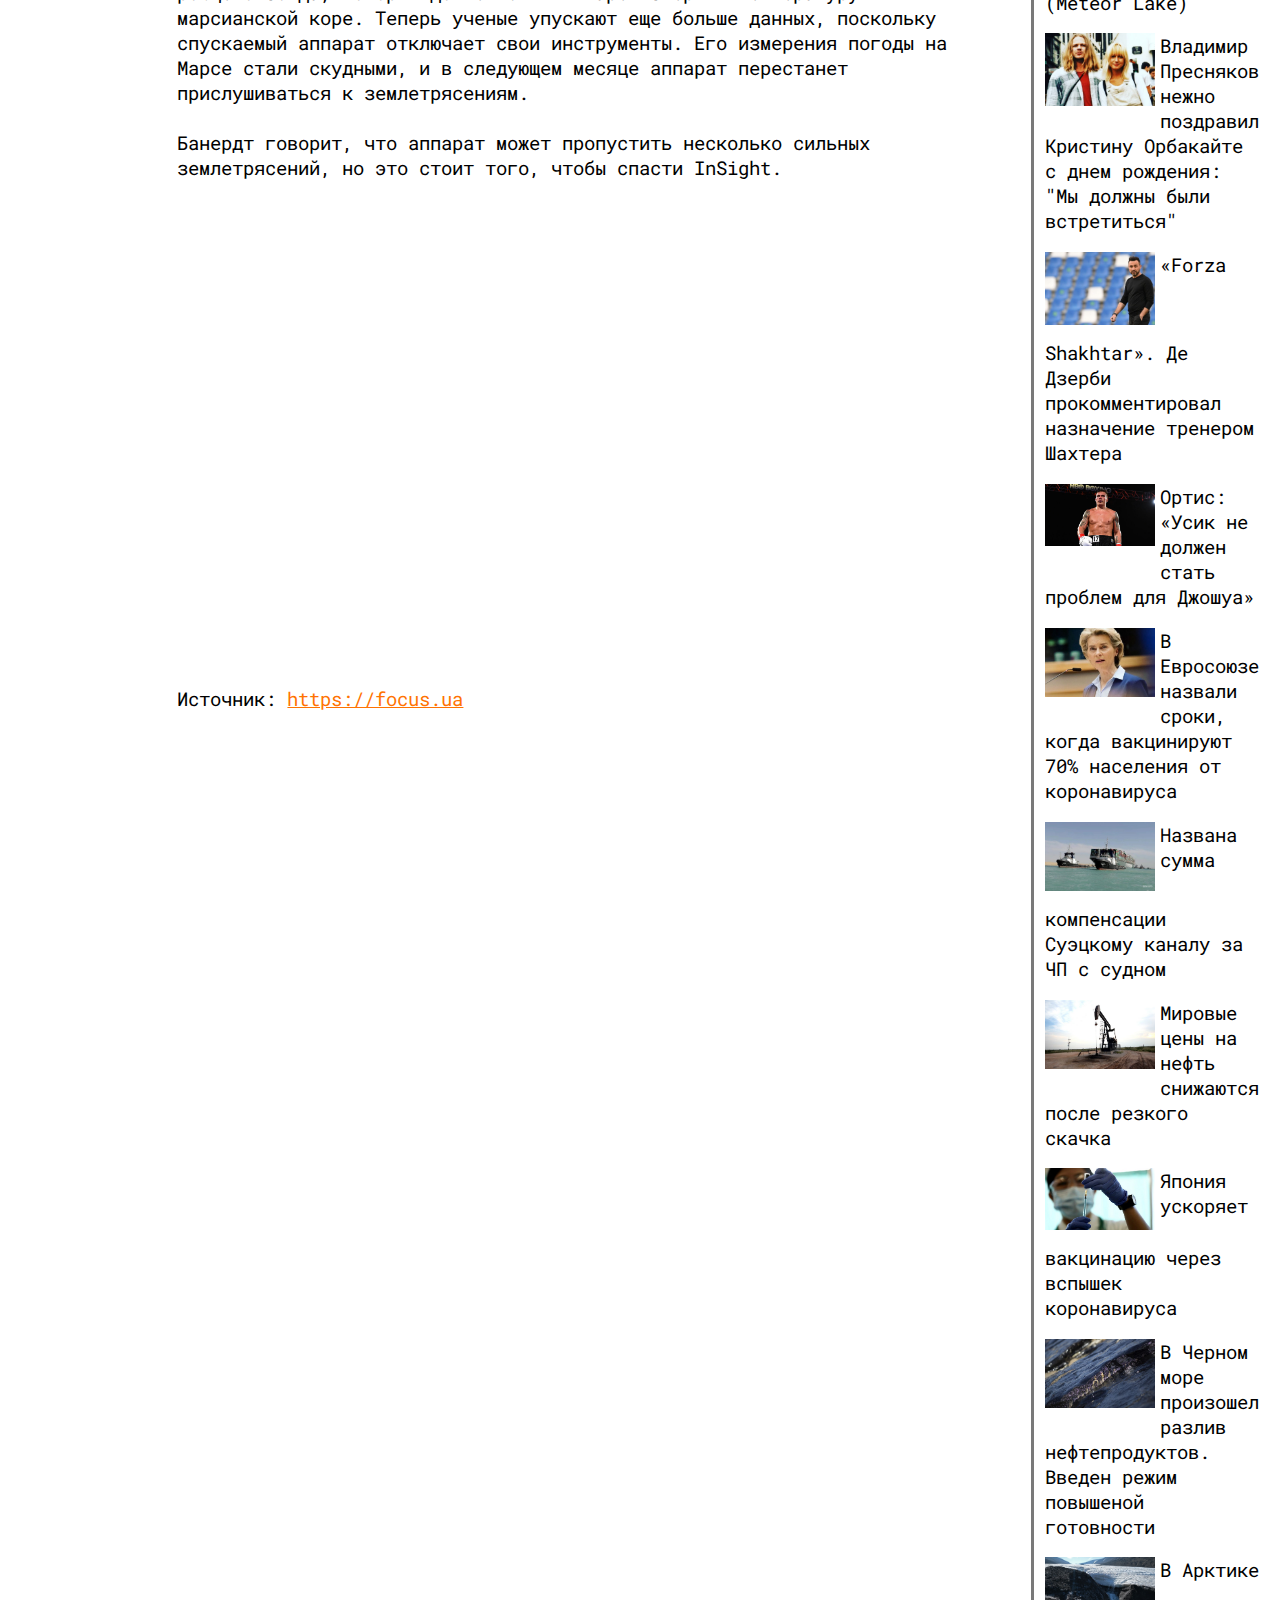
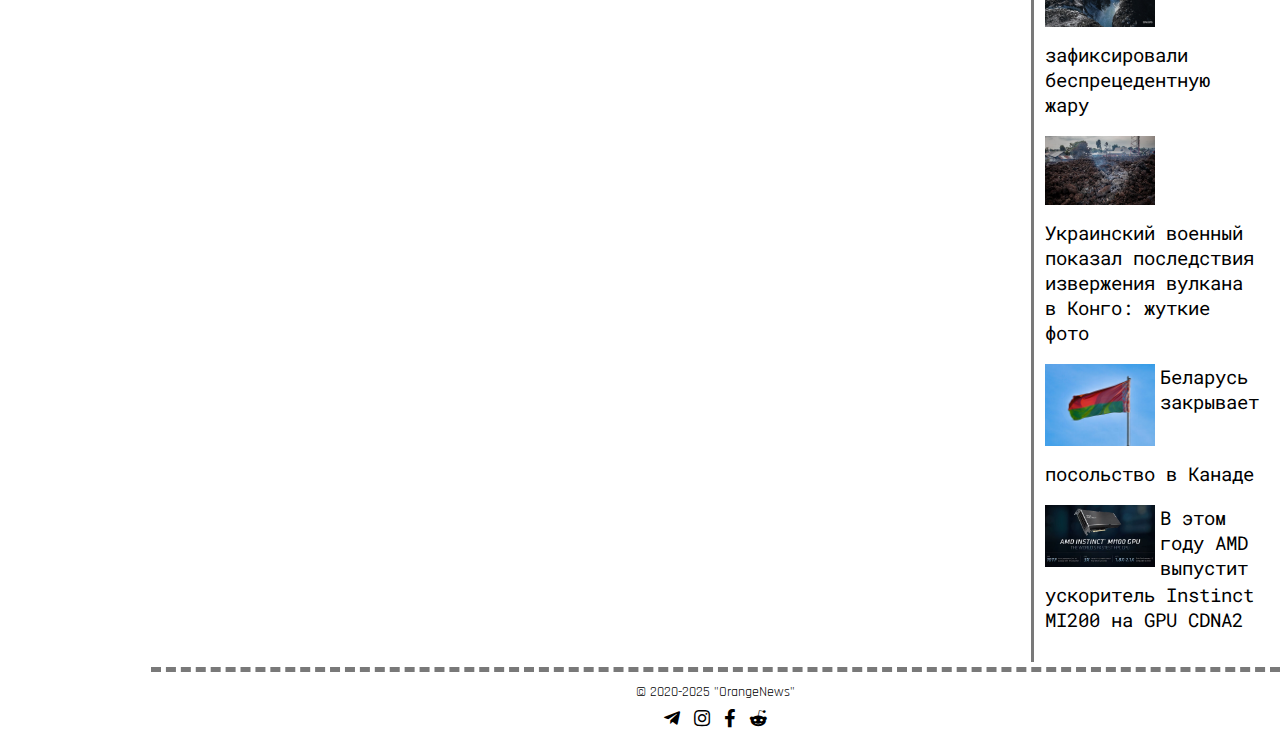
<file: 4.html>
﻿<html>
	<head>
		<title> Orange News </title>
		<meta charset = "UTF-8">
		<meta name="viewport" content="width=device-width, initial-scale=1">
		<link rel = "stylesheet" href = "style.css">
		<link rel = "stylesheet" href = "svgdrive.css">
		<link rel = "stylesheet" href = "newsarticle.css">
		<link rel="preconnect" href="https://fonts.gstatic.com">
		<link href="https://use.fontawesome.com/releases/v5.0.13/css/all.css" rel="stylesheet">
		<link href="https://fonts.googleapis.com/css2?family=Train+One&display=swap" rel="stylesheet"> 
		<link href="https://fonts.googleapis.com/css2?family=Rajdhani:wght@500&family=Train+One&display=swap" rel="stylesheet"> 
 		<link href="https://fonts.googleapis.com/css2?family=Roboto+Mono:wght@100;300;500;700&display=swap" rel="stylesheet"> 
		<link href="https://fonts.googleapis.com/css2?family=Fira+Sans:wght@500&family=Varela+Round&display=swap" rel="stylesheet"> 
		<link href="https://fonts.googleapis.com/css2?family=Dancing+Script:wght@700&display=swap" rel="stylesheet"> 
		<link rel="shortcut icon" type="image/png" href="images/icon1.png"/>
		<script src="https://ajax.googleapis.com/ajax/libs/jquery/2.2.0/jquery.min.js"></script>
	</head>
	<body>
		<nav>
			<div class = "navimages">
				<a href = "index.html" data-title = "Главная"><img src = "images/icon1.png"></a>
				<a href = "rate.html" data-title = "Курс"> <img src = "images/icon2.3.png"></a>
				<a href = "archieve.html" data-title = "Погода">
					<svg version="1.1" xmlns="http://www.w3.org/2000/svg" xmlns:xlink="http://www.w3.org/1999/xlink" x="0px" y="0px" viewBox="0 0 100 100" style="enable-background:new 0 0 100 100;" xml:space="preserve">
					<style type="text/css">
						.st0{fill:#FF7002;}
						.st1{fill:#32B3FA;}
						.st2{fill:#FFFFFF;}
					</style>
					<g id="circle">
						<circle class="st0" cx="50.5" cy="50.5" r="42.5"/>
					</g>
					<g id="wat1">
						<path class="st1" d="M24.1,65.4L24.1,65.4c0.7,0.7,1.9,0.7,2.6,0h0c1.1-1.1,1.4-2.8,0.8-4.2L25.5,56l-2.2,5.2
							C22.7,62.6,23,64.3,24.1,65.4z"/>
					</g>
					<g id="wat2">
						<path class="st1" d="M31.1,65.4L31.1,65.4c0.7,0.7,1.9,0.7,2.6,0h0c1.1-1.1,1.4-2.8,0.8-4.2L32.5,56l-2.2,5.2
							C29.7,62.6,30,64.3,31.1,65.4z"/>
					</g>
					<g id="wat3">
						<path class="st1" d="M58.1,65.4L58.1,65.4c0.7,0.7,1.9,0.7,2.6,0h0c1.1-1.1,1.4-2.8,0.8-4.2L59.5,56l-2.2,5.2
							C56.7,62.6,57,64.3,58.1,65.4z"/>
					</g>
					<g id="wat4">
						<path class="st1" d="M37.1,65.4L37.1,65.4c0.7,0.7,1.9,0.7,2.6,0h0c1.1-1.1,1.4-2.8,0.8-4.2L38.5,56l-2.2,5.2
							C35.7,62.6,36,64.3,37.1,65.4z"/>
					</g>
					<g id="wat5">
						<path class="st1" d="M44.1,65.4L44.1,65.4c0.7,0.7,1.9,0.7,2.6,0h0c1.1-1.1,1.4-2.8,0.8-4.2L45.5,56l-2.2,5.2
							C42.7,62.6,43,64.3,44.1,65.4z"/>
					</g>
					<g id="wat6">
						<path class="st1" d="M70.1,65.4L70.1,65.4c0.7,0.7,1.9,0.7,2.6,0h0c1.1-1.1,1.4-2.8,0.8-4.2L71.5,56l-2.2,5.2
							C68.7,62.6,69,64.3,70.1,65.4z"/>
					</g>
					<g id="wat7">
						<path class="st1" d="M64.1,65.4L64.1,65.4c0.7,0.7,1.9,0.7,2.6,0h0c1.1-1.1,1.4-2.8,0.8-4.2L65.5,56l-2.2,5.2
							C62.7,62.6,63,64.3,64.1,65.4z"/>
					</g>
					<g id="wat8">
						<path class="st1" d="M51.1,65.4L51.1,65.4c0.7,0.7,1.9,0.7,2.6,0h0c1.1-1.1,1.4-2.8,0.8-4.2L52.5,56l-2.2,5.2
							C49.7,62.6,50,64.3,51.1,65.4z"/>
					</g>
					<g id="cloud">
						<g>
							<path d="M49.8,69.9c-8,0-16.1,0.1-24.1,0c-3.4,0-7.4-4.6-7.7-7.9c-0.4-4,1.2-6.9,4.2-9.3c0.6-0.4,1.4-0.6,2.1-0.7
								c2.8-0.4,3-2.8,3.8-4.7c1.5-3.7,4.1-6.3,8-7.1c2.2-0.4,4.6,0.1,6.8-0.4c1.2-0.3,2.3-1.8,3.1-3c4-5.4,12.3-7.4,18.4-3.9
								c4.5,2.6,7.2,6.2,7.7,11.6c0.1,0.9,1.4,2.2,2.3,2.4c4.2,1.1,7.9,5.4,8.5,9.6c0.7,5.1-1.3,9-5.2,11.8c-1.7,1.2-4.2,1.5-6.3,1.6
								C64.2,70.1,57,70,49.8,70C49.8,70,49.8,69.9,49.8,69.9z M49.6,68.1c7.2,0,14.4,0,21.6,0c1.4,0,2.9-0.3,4.2-0.9
								c4.4-1.7,6.7-6.5,5.7-11.4c-0.8-3.7-5-6.9-9.2-7.1c-0.6,0-1.5-1-1.7-1.8c-0.7-2.5-0.4-5.5-1.7-7.6c-3.5-5.7-7.9-7.1-14.5-5.7
								c-3.4,0.7-5.7,2.7-7.3,5.6c-0.8,1.5-1.3,3.1-3.7,2.6c-1.9-0.4-4-0.2-5.9-0.1c-4,0.3-7.8,5.8-8.3,9.2c-0.1,0.7-1.1,1.7-1.8,1.7
								c-3.1,0.3-6.5,3.1-7.1,6.2c-0.8,4.3,3,9.4,7.6,9.2C34.8,67.9,42.2,68.1,49.6,68.1z"/>
							<path class="st2" d="M49.6,68.1c-7.4,0-14.7-0.2-22.1,0.1c-4.6,0.2-8.4-4.9-7.6-9.2c0.6-3,4-5.9,7.1-6.2c0.7-0.1,1.7-1.1,1.8-1.7
								c0.5-3.4,4.3-9,8.3-9.2c2-0.1,4-0.3,5.9,0.1c2.4,0.5,2.9-1.2,3.7-2.6c1.6-2.9,3.9-4.9,7.3-5.6c6.6-1.4,11,0,14.5,5.7
								c1.3,2.1,1,5.1,1.7,7.6c0.2,0.7,1.1,1.7,1.7,1.8c4.1,0.2,8.4,3.4,9.2,7.1c1,4.8-1.3,9.6-5.7,11.4c-1.3,0.5-2.8,0.9-4.2,0.9
								C64,68.2,56.8,68.1,49.6,68.1z"/>
						</g>
					</g>
					</svg>
				</a>
			</div>
		</nav>
		<main>
			<header id = "aim">
				Orange News
				<a href = "about.html"> Powered by Analoginform 
				<svg version="1.1" xmlns="http://www.w3.org/2000/svg" xmlns:xlink="http://www.w3.org/1999/xlink" x="0px" y="0px" viewBox="0 0 150 50" style="enable-background:new 0 0 150 50;" xml:space="preserve">
					<g id="line1">
						<rect y="21.7" width="30.6" height="3.9"/>
					</g>
					<g id="line2">
						<rect x="30.6" y="21.7" width="51.6" height="3.9"/>
					</g>
					<g id="line3">
						<rect x="82.3" y="21.7" width="67.7" height="3.9"/>
					</g>
				</svg>
				</a>
			</header>
			
			<div class = "maininf"> 
				<div class = "cont">
					<div class = "commoncolumn">
						<p>Спасти рядового InSight. Один из аппаратов NASA оказался в критической ситуации на Марсе</p>
						<img src = "images/nasa.jpg" align = "left" width = "400" style = "margin-right: 2%; margin-bottom: 1%;">
						<h3 style = "font-size: 1.5em; font-weight: 300;">Космическое агентство было вынуждено перевести спускаемый модуль в режим гибернации.</h3>
						<h3> &nbsp&nbsp Марсианский посадочный модуль NASA InSight стоимостью 800 млн долларов находится в энергетическом кризисе.
						Об этом сообщает <a href = "https://www.sciencealert.com/nasa-s-insight-lander-enters-hibernation-as-dust-puts-it-at-risk-of-an-energy-crisis">Science Alert</a>. <br><br>
						
						 Аппарат InSight, приземлившийся на марсианской равнине Равнина Элизий в 2018 году, обнаружил более
						500 землетрясений на Марсе, более 10 тыс. пылевых дьяволов и начал анализ ядра планеты.  <br><br>
						
						 Но в последние несколько месяцев InSight боролся за свою жизнь,
						поскольку непредсказуемая погода на Красной планете угрожает уничтожить робота. <br><br>
						
						 В отличие от других мест, куда NASA отправляло свои марсохода, на Равнине Элизий не было сильных ветров в последнее время.  <br><br>
						
						 Мощные порывы ветра, называемые "уборщиками", необходимы для того, чтобы сдувать марсианскую пыль с солнечных панелей роботов NASA.
						Без их помощи на InSight скопился толстый слой пыли. Он мешает аппарату подзаряжаться от солнечного света.  <br><br>
						
						 Солнечные панели InSight смогли выработать только 27% от своей энергоемкости в феврале, когда на Равнине Элизий приближалась зима. Поэтому NASA
						решило перевести посадочный модуль в "режим гибернации", отключая каждый день разные инструменты.
						Вскоре робот отключил все функции, которые не нужны для его выживания.  <br><br>
						
						 Приостановив свои научные операции, посадочный модуль должен иметь возможность сэкономить достаточно
						энергии, чтобы поддерживать свои в тепле во время холодных марсианских ночей, когда температура падает до -90 градусов по Цельсию.  <br><br>
						
						 "Количество электроэнергии, доступной в течение следующих нескольких месяцев,
						действительно будет зависеть от погоды", – говорит руководитель проекта InSight Чак Скотт.  <br><br>
						
						 Существует постоянный риск фатального сбоя питания, если батареи модуля разрядятся, он может никогда не восстановиться.  <br><br>
						
						 "Мы надеемся, что сможем вернуть его к жизни, особенно после такой длительно гибернации.
						Но это будет рискованная операция", – добавляет главный исследователь InSight Брюс Банердт.  <br><br>
						
						 Агентство рассчитывает возобновить полноценную работу InSight после того,
						как Марс снова повернется к Солнцу в июле. Если робот сможет пережить марсианскую зиму,
						он продолжит отслеживать землетрясения и погода до 2022 года.  <br><br>
						
						 Дефицит мощности InSight повлиял на решение NASA отказаться от работы роющего зонда,
						который должен бы в январе измерить температуру в марсианской коре. Теперь ученые упускают еще больше данных,
						поскольку спускаемый аппарат отключает свои инструменты. Его измерения погоды на Марсе стали скудными, и в
						следующем месяце аппарат перестанет прислушиваться к землетрясениям.  <br><br>
						
						 Банердт говорит, что аппарат может пропустить несколько сильных землетрясений, но это стоит того, чтобы спасти InSight.   <br><br>
						
						<center><iframe width="560" height="315" src="https://www.youtube.com/embed/QxGdFUK2tDc" title="YouTube video player" frameborder="0" allow="accelerometer; autoplay; clipboard-write; encrypted-media; gyroscope; picture-in-picture" allowfullscreen></iframe></center>
						
						Источник: <a href = "https://focus.ua/technologies/480051-spasti-ryadovogo-insight-odin-iz-apparatov-nasa-okazalsya-v-kriticheskoy-situacii-na-marse">https://focus.ua </a>
						</h3>
						
						
					</div>
				</div>
				<div class = "more">
					<font style = "font-family: 'Roboto Mono', monospace; font-weight: 300; font-size: 1.5em;"> Смотрите также: </font>
					
					<div class = "more_block"> 
						<a href = "https://lenta.ru/news/2021/05/25/fuchsia/"><img src = "images/more/1.jpg">
						<h3> Google выпустила новую операционную систему </h3></a>
					</div>
					
					<div class = "more_block"> 
						<a href = "https://overclockers.ru/blog/mpanasovsky/show/51740/10-smartfonov-xiaomi-i-redmi-slomalis-posle-obnovleniya-miui-12-5-stable"><img src = "images/more/2.png">
						<h3>10 смартфонов Xiaomi и Redmi сломались после обновления MIUI 12.5 Stable </h3></a>
					</div>
					
					<div class = "more_block"> 
						<a href = "https://habr.com/ru/news/t/558936/"><img src = "images/more/3.jpeg">
						<h3>Норвежский суд признал Tesla виновной в программном снижении запаса хода электромобилей Model S и Model X </h3></a>
					</div>
					
					<div class = "more_block"> 
						<a href = "https://www.pravda.com.ua/rus/news/2021/05/25/7294746/"><img src = "images/more/4.jpg">
						<h3>Украина прекращает авиасообщение с Беларусью </h3></a>
					</div>
					
					<div class = "more_block"> 
						<a href = "https://finance.liga.net/personal/novosti/v-spiske-milliarderov-forbes-novyy-lider"><img src = "images/more/5.jpg">
						<h3>В списке миллиардеров Forbes новый лидер  </h3></a>
					</div>
					
					<div class = "more_block"> 
						<a href = "https://uzr.com.ua/novosti/svezhie-foto-salona-novogo-toyota-land-cruiser-nazvana-data-nachala-prodazh/"><img src = "images/more/6.jpg">
						<h3> Свежие фото салона нового Toyota Land Cruiser. Названа дата начала продаж</h3></a>
					</div>
					
					<div class = "more_block"> 
						<a href = "https://newsyou.info/policiya-dubai-poluchila-novenkie-genesis-gv80"><img src = "images/more/7.jpg">
						<h3> Полиция Дубаи получила новенькие Genesis GV80</h3></a>
					</div>
					
					<div class = "more_block"> 
						<a href = "https://www.overclockers.ua/news/hardware/2021-05-25/129258/"><img src = "images/more/8.jpg">
						<h3>Intel завершила проектирование 7-нм процессоров Core 14-го поколения (Meteor Lake) </h3></a>
					</div>
					
					<div class = "more_block"> 
						<a href = "https://www.spletnik.ru/buzz/love/101697-vladimir-presnyakov-pozdravil-kristinu-orbakayte-s-dnem-rozhdeniya.html"><img src = "images/more/9.jpg">
						<h3> Владимир Пресняков нежно поздравил Кристину Орбакайте с днем рождения: "Мы должны были встретиться"</h3></a>
					</div>
					
					<div class = "more_block"> 
						<a href = "https://sport.ua/news/539180-forza-shakhtar-de-dzerbi-prokommentiroval-naznachenie-trenerom-shahtera"><img src = "images/more/10.jpg">
						<h3>«Forza Shakhtar». Де Дзерби прокомментировал назначение тренером Шахтера </h3></a>
					</div>
					
					<div class = "more_block"> 
						<a href = "https://xsport.ua/boxing_s/news/ortis-usik-ne-dolzhen-stat-problem-dlya-dzhoshua_4646398/"><img src = "images/more/11.jpg">
						<h3> Ортис: «Усик не должен стать проблем для Джошуа» </h3></a>
					</div>
					
					<div class = "more_block"> 
						<a href = "https://coronavirus.rbc.ua/rus/news/evrosoyuze-nazvali-sroki-vaktsiniruyut-70-1621958671.html"><img src = "images/more/12.jpg">
						<h3>В Евросоюзе назвали сроки, когда вакцинируют 70% населения от коронавируса </h3></a>
					</div>
					
					<div class = "more_block"> 
						<a href = "https://korrespondent.net/world/4360919-nazvana-summa-kompensatsyy-suetskomu-kanalu-za-chp-s-sudnom"><img src = "images/more/13.jpg">
						<h3>Названа сумма компенсации Суэцкому каналу за ЧП с судном</h3></a>
					</div>
					
					<div class = "more_block"> 
						<a href = "https://www.rbc.ua/rus/news/mirovye-tseny-neft-snizhayutsya-rezkogo-skachka-1621932605.html"><img src = "images/more/14.jpg">
						<h3>Мировые цены на нефть снижаются после резкого скачка </h3></a>
					</div>
					
					<div class = "more_block"> 
						<a href = "https://www.pravda.com.ua/rus/news/2021/05/25/7294726/"><img src = "images/more/15.jpg">
						<h3>Япония ускоряет вакцинацию через вспышек коронавируса</h3></a>
					</div>
					
					<div class = "more_block"> 
						<a href = "https://www.rbc.ua/rus/news/chernom-more-proizoshel-razliv-nefteproduktov-1621941829.html"><img src = "images/more/16.jpg">
						<h3>В Черном море произошел разлив нефтепродуктов. Введен режим повышеной готовности </h3></a>
					</div>
					
					<div class = "more_block"> 
						<a href = "https://korrespondent.net/world/4360793-v-arktyke-zafyksyrovaly-bespretsedentnuui-zharu"><img src = "images/more/17.jpg">
						<h3>В Арктике зафиксировали беспрецедентную жару</h3></a>
					</div>
					
					<div class = "more_block"> 
						<a href = "https://www.rbc.ua/rus/styler/izverzhenie-vulkana-dr-kongo-ternopolskiy-1621939808.html"><img src = "images/more/18.jpg">
						<h3>Украинский военный показал последствия извержения вулкана в Конго: жуткие фото </h3></a>
					</div>
					
					<div class = "more_block"> 
						<a href = "https://gordonua.com/news/worldnews/belarus-zakryvaet-posolstvo-v-kanade-1554817.html"><img src = "images/more/19.jpg">
						<h3>Беларусь закрывает посольство в Канаде</h3></a>
					</div>
					
					<div class = "more_block"> 
						<a href = "https://www.overclockers.ua/news/hardware/2021-05-25/129261/"><img src = "images/more/20.jpg">
						<h3>В этом году AMD выпустит ускоритель Instinct MI200 на GPU CDNA2</h3></a>
					</div>
				</div>
			</div>
			
			<a href = "#aim"><img src = "images/SVG/arrow2.svg" id = "arrow"></a>
			
			<footer>
				&copy;&nbsp;2020-2025 "OrangeNews"<br>
				<a href = "https://t.me/Nazazer"><i class="fab fa-telegram-plane tg"></i></a>
				<a href = "https://instagram.com/kot_in_black_?igshid=1ok65unwx4nxf" class = "in"><i class="fab fa-instagram in"></i></a>
				<a href = "https://www.facebook.com/profile.php?id=100009281367216" class = "fb"><i class="fab fa-facebook-f fb"></i></a>
				<a href = "https://www.reddit.com/u/nazazer?utm_medium=android_app&utm_source=share" class = "rd"><i class="fab fa-reddit-alien rd"></i></a>
			</footer>
		</main>
		<script>
		jQuery(document).ready(function() {
		  var btn = $('#arrow');  
		  btn.addClass('hidden');
		  $(window).scroll(function() {     
			if ($(window).scrollTop() > 200) {
			   btn.removeClass('hidden').addClass('show');
			 } else {
			   btn.removeClass('show').addClass('hidden');
			 }
		   });
		});
		</script>
	</body>
</html>
</file>
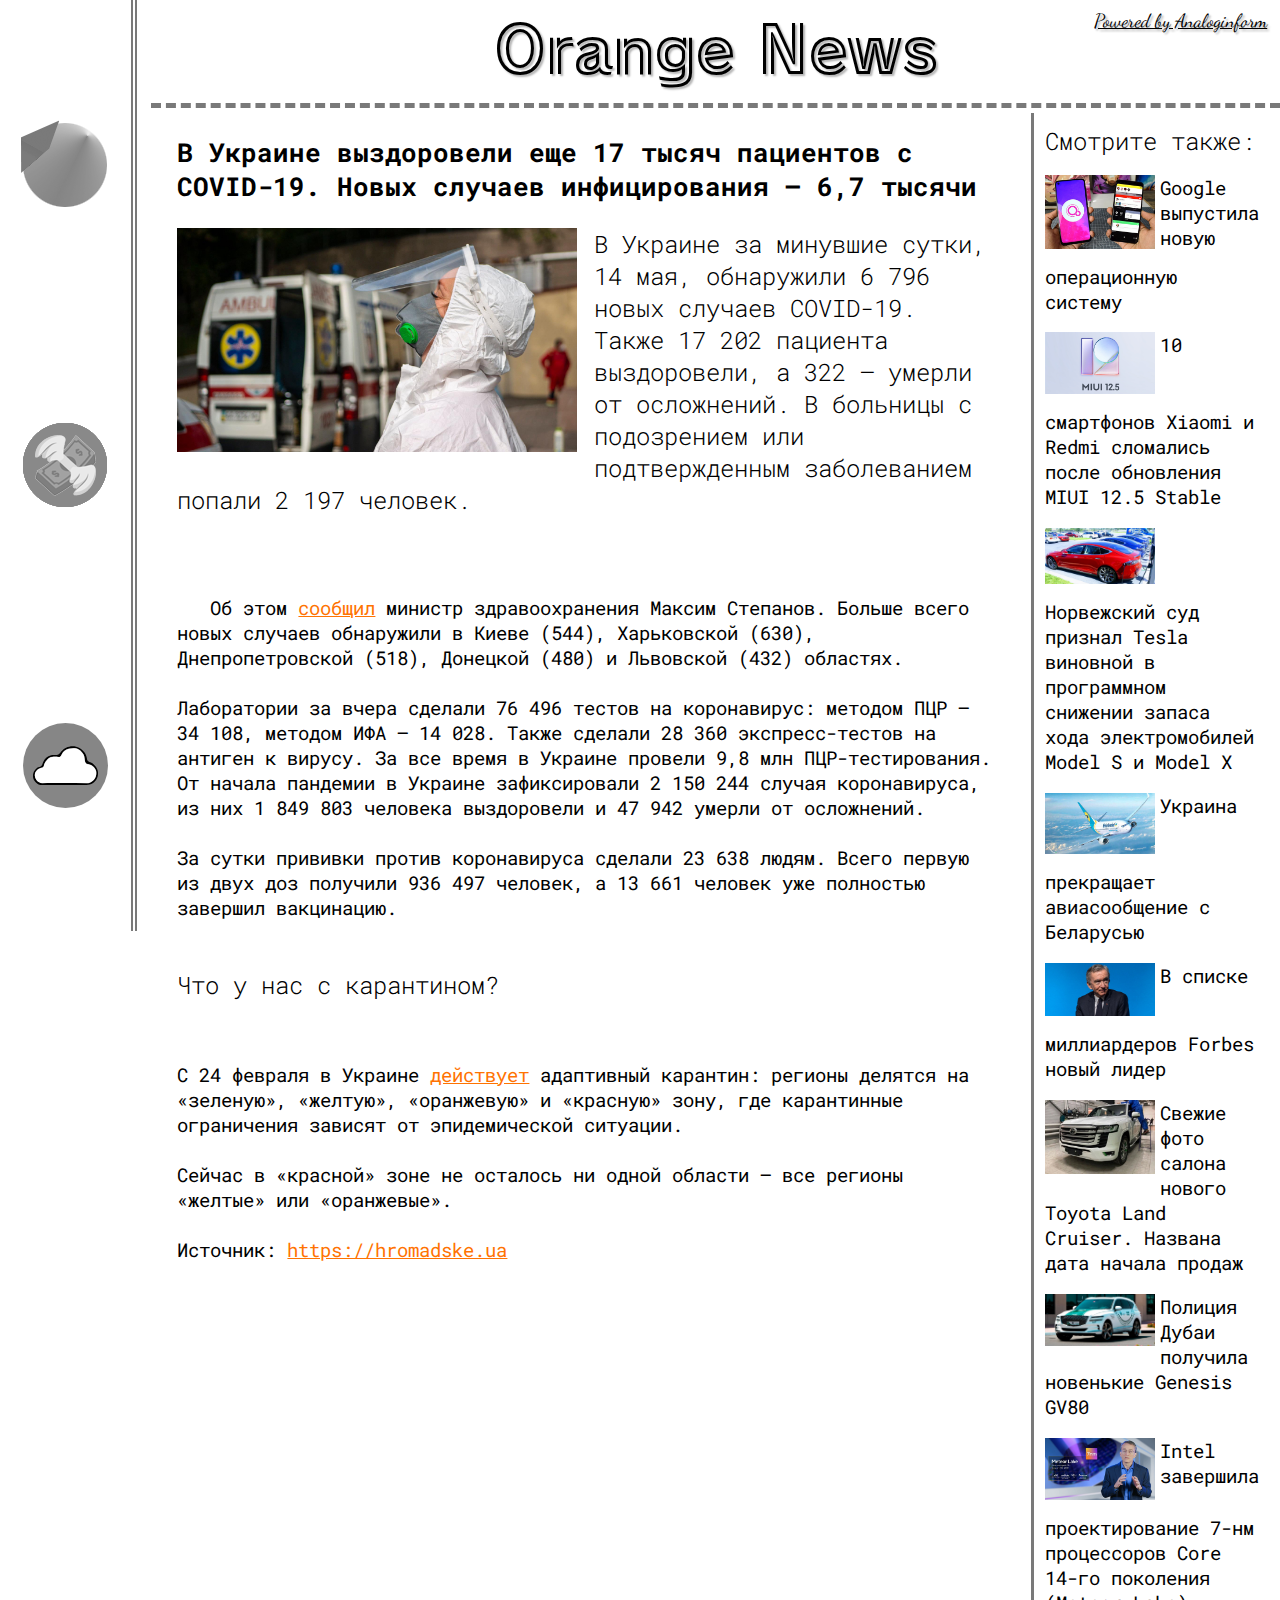
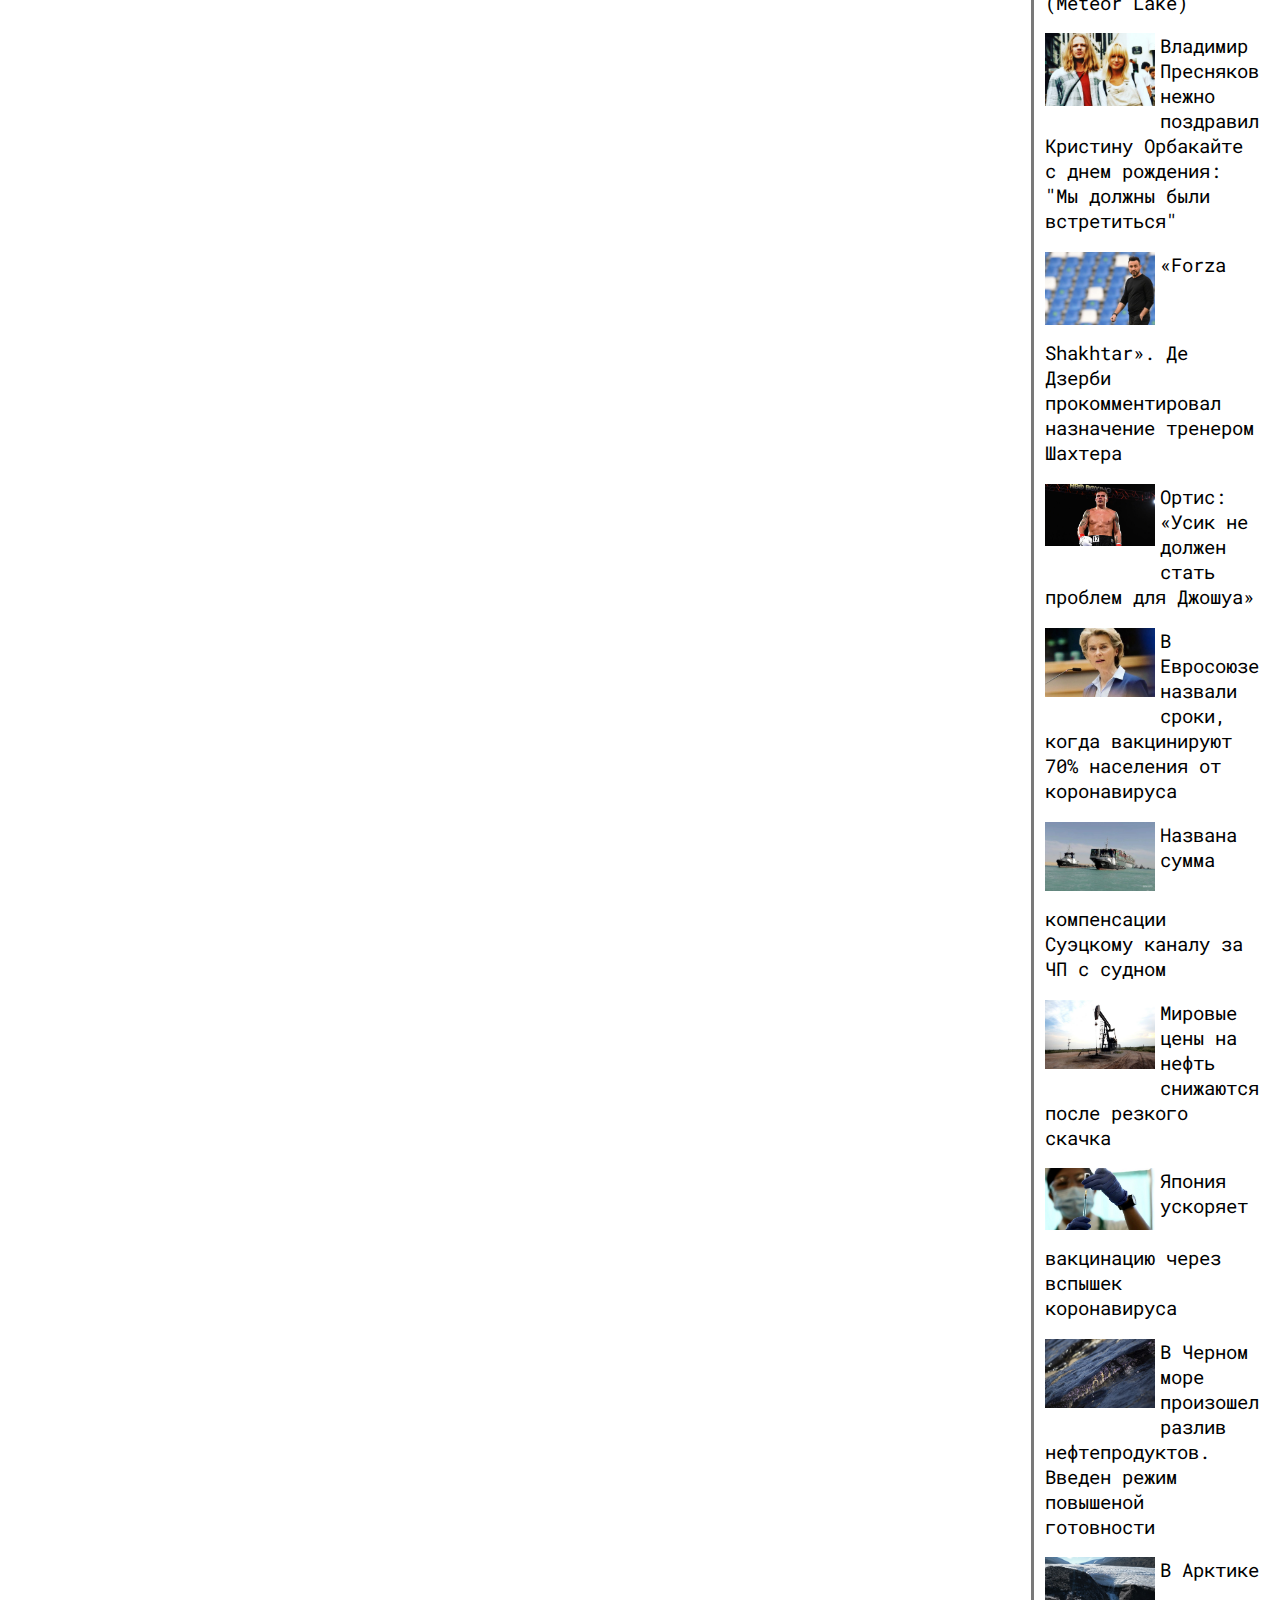
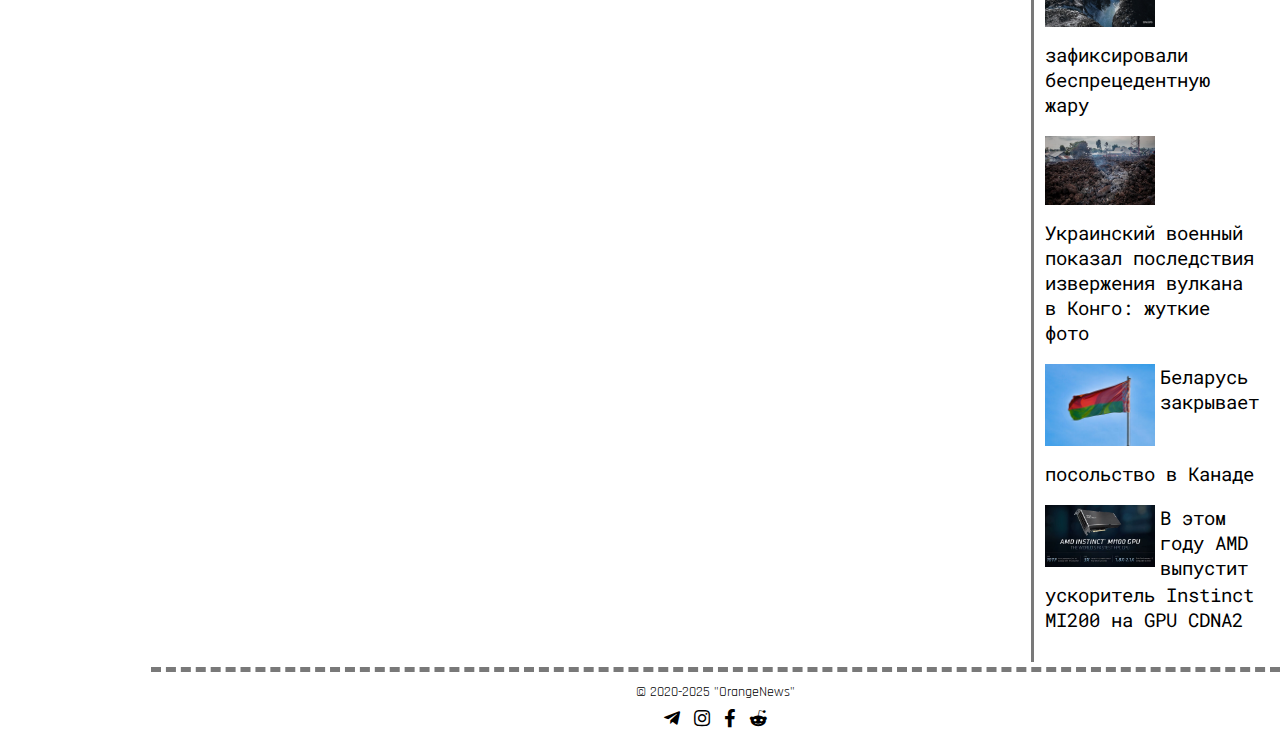
<file: 5.html>
﻿<html>
	<head>
		<title> Orange News </title>
		<meta charset = "UTF-8">
		<meta name="viewport" content="width=device-width, initial-scale=1">
		<link rel = "stylesheet" href = "style.css">
		<link rel = "stylesheet" href = "svgdrive.css">
		<link rel = "stylesheet" href = "newsarticle.css">
		<link rel="preconnect" href="https://fonts.gstatic.com">
		<link href="https://use.fontawesome.com/releases/v5.0.13/css/all.css" rel="stylesheet">
		<link href="https://fonts.googleapis.com/css2?family=Train+One&display=swap" rel="stylesheet"> 
		<link href="https://fonts.googleapis.com/css2?family=Rajdhani:wght@500&family=Train+One&display=swap" rel="stylesheet"> 
 		<link href="https://fonts.googleapis.com/css2?family=Roboto+Mono:wght@100;300;500;700&display=swap" rel="stylesheet"> 
		<link href="https://fonts.googleapis.com/css2?family=Fira+Sans:wght@500&family=Varela+Round&display=swap" rel="stylesheet"> 
		<link href="https://fonts.googleapis.com/css2?family=Dancing+Script:wght@700&display=swap" rel="stylesheet"> 
		<link rel="shortcut icon" type="image/png" href="images/icon1.png"/>
		<script src="https://ajax.googleapis.com/ajax/libs/jquery/2.2.0/jquery.min.js"></script>
	</head>
	<body>
		<nav>
			<div class = "navimages">
				<a href = "index.html" data-title = "Главная"><img src = "images/icon1.png"></a>
				<a href = "rate.html" data-title = "Курс"> <img src = "images/icon2.3.png"></a>
				<a href = "archieve.html" data-title = "Погода">
					<svg version="1.1" xmlns="http://www.w3.org/2000/svg" xmlns:xlink="http://www.w3.org/1999/xlink" x="0px" y="0px" viewBox="0 0 100 100" style="enable-background:new 0 0 100 100;" xml:space="preserve">
					<style type="text/css">
						.st0{fill:#FF7002;}
						.st1{fill:#32B3FA;}
						.st2{fill:#FFFFFF;}
					</style>
					<g id="circle">
						<circle class="st0" cx="50.5" cy="50.5" r="42.5"/>
					</g>
					<g id="wat1">
						<path class="st1" d="M24.1,65.4L24.1,65.4c0.7,0.7,1.9,0.7,2.6,0h0c1.1-1.1,1.4-2.8,0.8-4.2L25.5,56l-2.2,5.2
							C22.7,62.6,23,64.3,24.1,65.4z"/>
					</g>
					<g id="wat2">
						<path class="st1" d="M31.1,65.4L31.1,65.4c0.7,0.7,1.9,0.7,2.6,0h0c1.1-1.1,1.4-2.8,0.8-4.2L32.5,56l-2.2,5.2
							C29.7,62.6,30,64.3,31.1,65.4z"/>
					</g>
					<g id="wat3">
						<path class="st1" d="M58.1,65.4L58.1,65.4c0.7,0.7,1.9,0.7,2.6,0h0c1.1-1.1,1.4-2.8,0.8-4.2L59.5,56l-2.2,5.2
							C56.7,62.6,57,64.3,58.1,65.4z"/>
					</g>
					<g id="wat4">
						<path class="st1" d="M37.1,65.4L37.1,65.4c0.7,0.7,1.9,0.7,2.6,0h0c1.1-1.1,1.4-2.8,0.8-4.2L38.5,56l-2.2,5.2
							C35.7,62.6,36,64.3,37.1,65.4z"/>
					</g>
					<g id="wat5">
						<path class="st1" d="M44.1,65.4L44.1,65.4c0.7,0.7,1.9,0.7,2.6,0h0c1.1-1.1,1.4-2.8,0.8-4.2L45.5,56l-2.2,5.2
							C42.7,62.6,43,64.3,44.1,65.4z"/>
					</g>
					<g id="wat6">
						<path class="st1" d="M70.1,65.4L70.1,65.4c0.7,0.7,1.9,0.7,2.6,0h0c1.1-1.1,1.4-2.8,0.8-4.2L71.5,56l-2.2,5.2
							C68.7,62.6,69,64.3,70.1,65.4z"/>
					</g>
					<g id="wat7">
						<path class="st1" d="M64.1,65.4L64.1,65.4c0.7,0.7,1.9,0.7,2.6,0h0c1.1-1.1,1.4-2.8,0.8-4.2L65.5,56l-2.2,5.2
							C62.7,62.6,63,64.3,64.1,65.4z"/>
					</g>
					<g id="wat8">
						<path class="st1" d="M51.1,65.4L51.1,65.4c0.7,0.7,1.9,0.7,2.6,0h0c1.1-1.1,1.4-2.8,0.8-4.2L52.5,56l-2.2,5.2
							C49.7,62.6,50,64.3,51.1,65.4z"/>
					</g>
					<g id="cloud">
						<g>
							<path d="M49.8,69.9c-8,0-16.1,0.1-24.1,0c-3.4,0-7.4-4.6-7.7-7.9c-0.4-4,1.2-6.9,4.2-9.3c0.6-0.4,1.4-0.6,2.1-0.7
								c2.8-0.4,3-2.8,3.8-4.7c1.5-3.7,4.1-6.3,8-7.1c2.2-0.4,4.6,0.1,6.8-0.4c1.2-0.3,2.3-1.8,3.1-3c4-5.4,12.3-7.4,18.4-3.9
								c4.5,2.6,7.2,6.2,7.7,11.6c0.1,0.9,1.4,2.2,2.3,2.4c4.2,1.1,7.9,5.4,8.5,9.6c0.7,5.1-1.3,9-5.2,11.8c-1.7,1.2-4.2,1.5-6.3,1.6
								C64.2,70.1,57,70,49.8,70C49.8,70,49.8,69.9,49.8,69.9z M49.6,68.1c7.2,0,14.4,0,21.6,0c1.4,0,2.9-0.3,4.2-0.9
								c4.4-1.7,6.7-6.5,5.7-11.4c-0.8-3.7-5-6.9-9.2-7.1c-0.6,0-1.5-1-1.7-1.8c-0.7-2.5-0.4-5.5-1.7-7.6c-3.5-5.7-7.9-7.1-14.5-5.7
								c-3.4,0.7-5.7,2.7-7.3,5.6c-0.8,1.5-1.3,3.1-3.7,2.6c-1.9-0.4-4-0.2-5.9-0.1c-4,0.3-7.8,5.8-8.3,9.2c-0.1,0.7-1.1,1.7-1.8,1.7
								c-3.1,0.3-6.5,3.1-7.1,6.2c-0.8,4.3,3,9.4,7.6,9.2C34.8,67.9,42.2,68.1,49.6,68.1z"/>
							<path class="st2" d="M49.6,68.1c-7.4,0-14.7-0.2-22.1,0.1c-4.6,0.2-8.4-4.9-7.6-9.2c0.6-3,4-5.9,7.1-6.2c0.7-0.1,1.7-1.1,1.8-1.7
								c0.5-3.4,4.3-9,8.3-9.2c2-0.1,4-0.3,5.9,0.1c2.4,0.5,2.9-1.2,3.7-2.6c1.6-2.9,3.9-4.9,7.3-5.6c6.6-1.4,11,0,14.5,5.7
								c1.3,2.1,1,5.1,1.7,7.6c0.2,0.7,1.1,1.7,1.7,1.8c4.1,0.2,8.4,3.4,9.2,7.1c1,4.8-1.3,9.6-5.7,11.4c-1.3,0.5-2.8,0.9-4.2,0.9
								C64,68.2,56.8,68.1,49.6,68.1z"/>
						</g>
					</g>
					</svg>
				</a>
			</div>
		</nav>
		<main>
			<header id = "aim">
				Orange News
				<a href = "about.html"> Powered by Analoginform 
				<svg version="1.1" xmlns="http://www.w3.org/2000/svg" xmlns:xlink="http://www.w3.org/1999/xlink" x="0px" y="0px" viewBox="0 0 150 50" style="enable-background:new 0 0 150 50;" xml:space="preserve">
					<g id="line1">
						<rect y="21.7" width="30.6" height="3.9"/>
					</g>
					<g id="line2">
						<rect x="30.6" y="21.7" width="51.6" height="3.9"/>
					</g>
					<g id="line3">
						<rect x="82.3" y="21.7" width="67.7" height="3.9"/>
					</g>
				</svg>
				</a>
			</header>
			
			<div class = "maininf"> 
				<div class = "cont">
					<div class = "commoncolumn">
						<p>В Украине выздоровели еще 17 тысяч пациентов с COVID-19. Новых случаев инфицирования — 6,7 тысячи</p>
						<img src = "images/korona.jpg" align = "left" width = "400" style = "margin-right: 2%; margin-bottom: 1%;">
						<h3 style = "font-size: 1.5em; font-weight: 300;">В Украине за минувшие сутки, 14 мая, обнаружили 6 796 новых случаев COVID-19. Также 17 202 пациента выздоровели, а 322 — умерли от осложнений.
						В больницы с подозрением или подтвержденным заболеванием попали 2 197 человек.</h3> <br><br>
						<h3> &nbsp&nbsp Об этом <a href = "https://www.facebook.com/maksym.stepanov.official/posts/926620444547618">сообщил</a> министр здравоохранения Максим Степанов.
						Больше всего новых случаев обнаружили в Киеве (544), Харьковской (630), Днепропетровской (518), Донецкой (480) и Львовской (432) областях.<br><br>
						
						Лаборатории за вчера сделали 76 496 тестов на коронавирус: методом ПЦР — 34 108, методом ИФА — 14 028. Также сделали 28 360 экспресс-тестов на антиген к вирусу.
						За все время в Украине провели 9,8 млн ПЦР-тестирования.
						От начала пандемии в Украине зафиксировали 2 150 244 случая коронавируса, из них 1 849 803 человека выздоровели и 47 942 умерли от осложнений.<br><br>
						
						За сутки прививки против коронавируса сделали 23 638 людям. Всего первую из двух доз получили 936 497 человек, а 13 661 человек уже полностью завершил вакцинацию.<br><br></h3>
						
						<h3 style = "font-size: 1.5em; font-weight: 300;">Что у нас с карантином?</h3> <br>
						<h3>
						С 24 февраля в Украине <a href = "https://hromadske.ua/ru/posts/minzdrav-opublikoval-spisok-karantinnyh-zon-v-krasnuyu-popali-dve-oblasti">действует</a> адаптивный карантин: регионы делятся на «зеленую», «желтую», «оранжевую» и «красную» зону,
						где карантинные ограничения зависят от эпидемической ситуации. <br><br>
						
						Сейчас в «красной» зоне не осталось ни одной области — все регионы «желтые» или «оранжевые».<br><br>
						
						Источник: <a href = "https://hromadske.ua/ru/posts/v-ukraine-vyzdoroveli-eshe-17-tysyach-pacientov-s-covid-19-novyh-sluchaev-inficirovaniya-67-tysyachi">https://hromadske.ua </a>
						</h3>
					</div>
				</div>
				<div class = "more">
					<font style = "font-family: 'Roboto Mono', monospace; font-weight: 300; font-size: 1.5em;"> Смотрите также: </font>
					
					<div class = "more_block"> 
						<a href = "https://lenta.ru/news/2021/05/25/fuchsia/"><img src = "images/more/1.jpg">
						<h3> Google выпустила новую операционную систему </h3></a>
					</div>
					
					<div class = "more_block"> 
						<a href = "https://overclockers.ru/blog/mpanasovsky/show/51740/10-smartfonov-xiaomi-i-redmi-slomalis-posle-obnovleniya-miui-12-5-stable"><img src = "images/more/2.png">
						<h3>10 смартфонов Xiaomi и Redmi сломались после обновления MIUI 12.5 Stable </h3></a>
					</div>
					
					<div class = "more_block"> 
						<a href = "https://habr.com/ru/news/t/558936/"><img src = "images/more/3.jpeg">
						<h3>Норвежский суд признал Tesla виновной в программном снижении запаса хода электромобилей Model S и Model X </h3></a>
					</div>
					
					<div class = "more_block"> 
						<a href = "https://www.pravda.com.ua/rus/news/2021/05/25/7294746/"><img src = "images/more/4.jpg">
						<h3>Украина прекращает авиасообщение с Беларусью </h3></a>
					</div>
					
					<div class = "more_block"> 
						<a href = "https://finance.liga.net/personal/novosti/v-spiske-milliarderov-forbes-novyy-lider"><img src = "images/more/5.jpg">
						<h3>В списке миллиардеров Forbes новый лидер  </h3></a>
					</div>
					
					<div class = "more_block"> 
						<a href = "https://uzr.com.ua/novosti/svezhie-foto-salona-novogo-toyota-land-cruiser-nazvana-data-nachala-prodazh/"><img src = "images/more/6.jpg">
						<h3> Свежие фото салона нового Toyota Land Cruiser. Названа дата начала продаж</h3></a>
					</div>
					
					<div class = "more_block"> 
						<a href = "https://newsyou.info/policiya-dubai-poluchila-novenkie-genesis-gv80"><img src = "images/more/7.jpg">
						<h3> Полиция Дубаи получила новенькие Genesis GV80</h3></a>
					</div>
					
					<div class = "more_block"> 
						<a href = "https://www.overclockers.ua/news/hardware/2021-05-25/129258/"><img src = "images/more/8.jpg">
						<h3>Intel завершила проектирование 7-нм процессоров Core 14-го поколения (Meteor Lake) </h3></a>
					</div>
					
					<div class = "more_block"> 
						<a href = "https://www.spletnik.ru/buzz/love/101697-vladimir-presnyakov-pozdravil-kristinu-orbakayte-s-dnem-rozhdeniya.html"><img src = "images/more/9.jpg">
						<h3> Владимир Пресняков нежно поздравил Кристину Орбакайте с днем рождения: "Мы должны были встретиться"</h3></a>
					</div>
					
					<div class = "more_block"> 
						<a href = "https://sport.ua/news/539180-forza-shakhtar-de-dzerbi-prokommentiroval-naznachenie-trenerom-shahtera"><img src = "images/more/10.jpg">
						<h3>«Forza Shakhtar». Де Дзерби прокомментировал назначение тренером Шахтера </h3></a>
					</div>
					
					<div class = "more_block"> 
						<a href = "https://xsport.ua/boxing_s/news/ortis-usik-ne-dolzhen-stat-problem-dlya-dzhoshua_4646398/"><img src = "images/more/11.jpg">
						<h3> Ортис: «Усик не должен стать проблем для Джошуа» </h3></a>
					</div>
					
					<div class = "more_block"> 
						<a href = "https://coronavirus.rbc.ua/rus/news/evrosoyuze-nazvali-sroki-vaktsiniruyut-70-1621958671.html"><img src = "images/more/12.jpg">
						<h3>В Евросоюзе назвали сроки, когда вакцинируют 70% населения от коронавируса </h3></a>
					</div>
					
					<div class = "more_block"> 
						<a href = "https://korrespondent.net/world/4360919-nazvana-summa-kompensatsyy-suetskomu-kanalu-za-chp-s-sudnom"><img src = "images/more/13.jpg">
						<h3>Названа сумма компенсации Суэцкому каналу за ЧП с судном</h3></a>
					</div>
					
					<div class = "more_block"> 
						<a href = "https://www.rbc.ua/rus/news/mirovye-tseny-neft-snizhayutsya-rezkogo-skachka-1621932605.html"><img src = "images/more/14.jpg">
						<h3>Мировые цены на нефть снижаются после резкого скачка </h3></a>
					</div>
					
					<div class = "more_block"> 
						<a href = "https://www.pravda.com.ua/rus/news/2021/05/25/7294726/"><img src = "images/more/15.jpg">
						<h3>Япония ускоряет вакцинацию через вспышек коронавируса</h3></a>
					</div>
					
					<div class = "more_block"> 
						<a href = "https://www.rbc.ua/rus/news/chernom-more-proizoshel-razliv-nefteproduktov-1621941829.html"><img src = "images/more/16.jpg">
						<h3>В Черном море произошел разлив нефтепродуктов. Введен режим повышеной готовности </h3></a>
					</div>
					
					<div class = "more_block"> 
						<a href = "https://korrespondent.net/world/4360793-v-arktyke-zafyksyrovaly-bespretsedentnuui-zharu"><img src = "images/more/17.jpg">
						<h3>В Арктике зафиксировали беспрецедентную жару</h3></a>
					</div>
					
					<div class = "more_block"> 
						<a href = "https://www.rbc.ua/rus/styler/izverzhenie-vulkana-dr-kongo-ternopolskiy-1621939808.html"><img src = "images/more/18.jpg">
						<h3>Украинский военный показал последствия извержения вулкана в Конго: жуткие фото </h3></a>
					</div>
					
					<div class = "more_block"> 
						<a href = "https://gordonua.com/news/worldnews/belarus-zakryvaet-posolstvo-v-kanade-1554817.html"><img src = "images/more/19.jpg">
						<h3>Беларусь закрывает посольство в Канаде</h3></a>
					</div>
					
					<div class = "more_block"> 
						<a href = "https://www.overclockers.ua/news/hardware/2021-05-25/129261/"><img src = "images/more/20.jpg">
						<h3>В этом году AMD выпустит ускоритель Instinct MI200 на GPU CDNA2</h3></a>
					</div>
				</div>
			</div>
			
			<a href = "#aim"><img src = "images/SVG/arrow2.svg" id = "arrow"></a>
			
			<footer>
				&copy;&nbsp;2020-2025 "OrangeNews"<br>
				<a href = "https://t.me/Nazazer"><i class="fab fa-telegram-plane tg"></i></a>
				<a href = "https://instagram.com/kot_in_black_?igshid=1ok65unwx4nxf" class = "in"><i class="fab fa-instagram in"></i></a>
				<a href = "https://www.facebook.com/profile.php?id=100009281367216" class = "fb"><i class="fab fa-facebook-f fb"></i></a>
				<a href = "https://www.reddit.com/u/nazazer?utm_medium=android_app&utm_source=share" class = "rd"><i class="fab fa-reddit-alien rd"></i></a>
			</footer>
		</main>
		<script>
		jQuery(document).ready(function() {
		  var btn = $('#arrow');  
		  btn.addClass('hidden');
		  $(window).scroll(function() {     
			if ($(window).scrollTop() > 200) {
			   btn.removeClass('hidden').addClass('show');
			 } else {
			   btn.removeClass('show').addClass('hidden');
			 }
		   });
		});
		</script>
	</body>
</html>
</file>
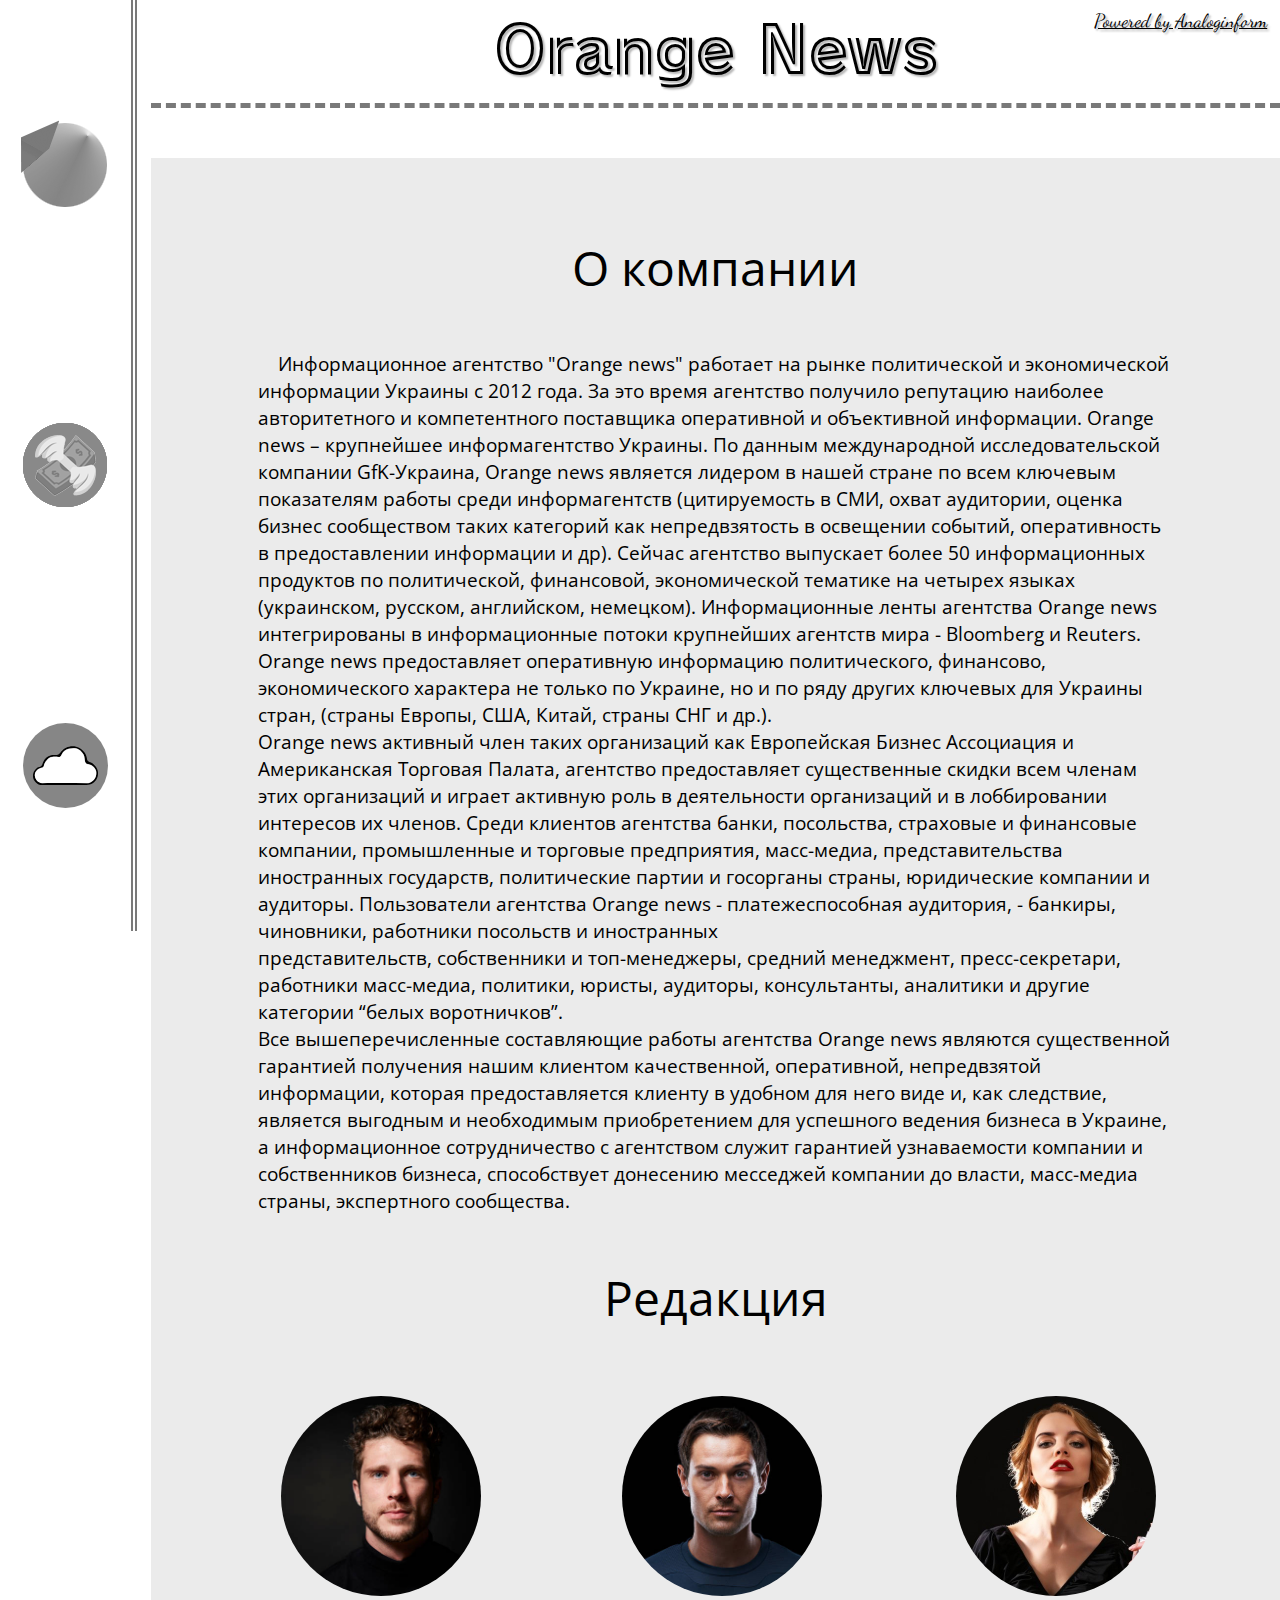
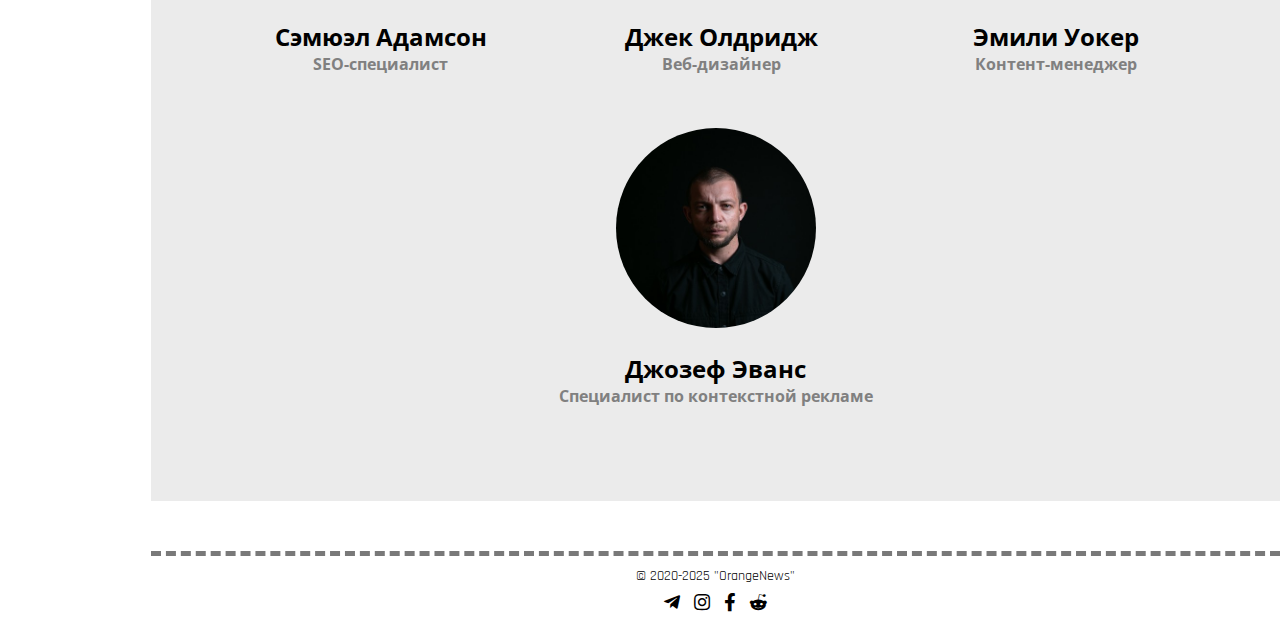
<file: about.html>
﻿<html>
	<head>
		<title> Orange News </title>
		<meta charset = "UTF-8">
		<meta name="viewport" content="width=device-width, initial-scale=1">
		<link rel = "stylesheet" href = "style.css">
		<link rel = "stylesheet" href = "svgdrive.css">
		<link rel="preconnect" href="https://fonts.gstatic.com">
		<link href="https://use.fontawesome.com/releases/v5.0.13/css/all.css" rel="stylesheet">
		<link href="https://fonts.googleapis.com/css2?family=Train+One&display=swap" rel="stylesheet"> 
		<link href="https://fonts.googleapis.com/css2?family=Rajdhani:wght@500&family=Train+One&display=swap" rel="stylesheet"> 
 		<link href="https://fonts.googleapis.com/css2?family=Roboto+Mono:wght@100;300;500;700&display=swap" rel="stylesheet"> 
		<link href="https://fonts.googleapis.com/css2?family=Fira+Sans:wght@500&family=Varela+Round&display=swap" rel="stylesheet"> 
		<link href="https://fonts.googleapis.com/css2?family=Dancing+Script:wght@700&display=swap" rel="stylesheet"> 
		<link href="https://fonts.googleapis.com/css2?family=Open+Sans:wght@300&display=swap" rel="stylesheet"> 
		<link href="https://fonts.googleapis.com/css2?family=Open+Sans&display=swap" rel="stylesheet"> 
		<link rel="shortcut icon" type="image/png" href="images/icon1.png"/>
		<script src="https://ajax.googleapis.com/ajax/libs/jquery/2.2.0/jquery.min.js"></script>
	</head>
	<body>
		<nav>
			<div class = "navimages">
				<a href = "index.html" data-title = "Главная"><img src = "images/icon1.png"></a>
				<a href = "rate.html" data-title = "Курс"> <img src = "images/icon2.3.png"></a>
				<a href = "archieve.html" data-title = "Погода">
					<svg version="1.1" xmlns="http://www.w3.org/2000/svg" xmlns:xlink="http://www.w3.org/1999/xlink" x="0px" y="0px" viewBox="0 0 100 100" style="enable-background:new 0 0 100 100;" xml:space="preserve">
					<style type="text/css">
						.st0{fill:#FF7002;}
						.st1{fill:#32B3FA;}
						.st2{fill:#FFFFFF;}
					</style>
					<g id="circle">
						<circle class="st0" cx="50.5" cy="50.5" r="42.5"/>
					</g>
					<g id="wat1">
						<path class="st1" d="M24.1,65.4L24.1,65.4c0.7,0.7,1.9,0.7,2.6,0h0c1.1-1.1,1.4-2.8,0.8-4.2L25.5,56l-2.2,5.2
							C22.7,62.6,23,64.3,24.1,65.4z"/>
					</g>
					<g id="wat2">
						<path class="st1" d="M31.1,65.4L31.1,65.4c0.7,0.7,1.9,0.7,2.6,0h0c1.1-1.1,1.4-2.8,0.8-4.2L32.5,56l-2.2,5.2
							C29.7,62.6,30,64.3,31.1,65.4z"/>
					</g>
					<g id="wat3">
						<path class="st1" d="M58.1,65.4L58.1,65.4c0.7,0.7,1.9,0.7,2.6,0h0c1.1-1.1,1.4-2.8,0.8-4.2L59.5,56l-2.2,5.2
							C56.7,62.6,57,64.3,58.1,65.4z"/>
					</g>
					<g id="wat4">
						<path class="st1" d="M37.1,65.4L37.1,65.4c0.7,0.7,1.9,0.7,2.6,0h0c1.1-1.1,1.4-2.8,0.8-4.2L38.5,56l-2.2,5.2
							C35.7,62.6,36,64.3,37.1,65.4z"/>
					</g>
					<g id="wat5">
						<path class="st1" d="M44.1,65.4L44.1,65.4c0.7,0.7,1.9,0.7,2.6,0h0c1.1-1.1,1.4-2.8,0.8-4.2L45.5,56l-2.2,5.2
							C42.7,62.6,43,64.3,44.1,65.4z"/>
					</g>
					<g id="wat6">
						<path class="st1" d="M70.1,65.4L70.1,65.4c0.7,0.7,1.9,0.7,2.6,0h0c1.1-1.1,1.4-2.8,0.8-4.2L71.5,56l-2.2,5.2
							C68.7,62.6,69,64.3,70.1,65.4z"/>
					</g>
					<g id="wat7">
						<path class="st1" d="M64.1,65.4L64.1,65.4c0.7,0.7,1.9,0.7,2.6,0h0c1.1-1.1,1.4-2.8,0.8-4.2L65.5,56l-2.2,5.2
							C62.7,62.6,63,64.3,64.1,65.4z"/>
					</g>
					<g id="wat8">
						<path class="st1" d="M51.1,65.4L51.1,65.4c0.7,0.7,1.9,0.7,2.6,0h0c1.1-1.1,1.4-2.8,0.8-4.2L52.5,56l-2.2,5.2
							C49.7,62.6,50,64.3,51.1,65.4z"/>
					</g>
					<g id="cloud">
						<g>
							<path d="M49.8,69.9c-8,0-16.1,0.1-24.1,0c-3.4,0-7.4-4.6-7.7-7.9c-0.4-4,1.2-6.9,4.2-9.3c0.6-0.4,1.4-0.6,2.1-0.7
								c2.8-0.4,3-2.8,3.8-4.7c1.5-3.7,4.1-6.3,8-7.1c2.2-0.4,4.6,0.1,6.8-0.4c1.2-0.3,2.3-1.8,3.1-3c4-5.4,12.3-7.4,18.4-3.9
								c4.5,2.6,7.2,6.2,7.7,11.6c0.1,0.9,1.4,2.2,2.3,2.4c4.2,1.1,7.9,5.4,8.5,9.6c0.7,5.1-1.3,9-5.2,11.8c-1.7,1.2-4.2,1.5-6.3,1.6
								C64.2,70.1,57,70,49.8,70C49.8,70,49.8,69.9,49.8,69.9z M49.6,68.1c7.2,0,14.4,0,21.6,0c1.4,0,2.9-0.3,4.2-0.9
								c4.4-1.7,6.7-6.5,5.7-11.4c-0.8-3.7-5-6.9-9.2-7.1c-0.6,0-1.5-1-1.7-1.8c-0.7-2.5-0.4-5.5-1.7-7.6c-3.5-5.7-7.9-7.1-14.5-5.7
								c-3.4,0.7-5.7,2.7-7.3,5.6c-0.8,1.5-1.3,3.1-3.7,2.6c-1.9-0.4-4-0.2-5.9-0.1c-4,0.3-7.8,5.8-8.3,9.2c-0.1,0.7-1.1,1.7-1.8,1.7
								c-3.1,0.3-6.5,3.1-7.1,6.2c-0.8,4.3,3,9.4,7.6,9.2C34.8,67.9,42.2,68.1,49.6,68.1z"/>
							<path class="st2" d="M49.6,68.1c-7.4,0-14.7-0.2-22.1,0.1c-4.6,0.2-8.4-4.9-7.6-9.2c0.6-3,4-5.9,7.1-6.2c0.7-0.1,1.7-1.1,1.8-1.7
								c0.5-3.4,4.3-9,8.3-9.2c2-0.1,4-0.3,5.9,0.1c2.4,0.5,2.9-1.2,3.7-2.6c1.6-2.9,3.9-4.9,7.3-5.6c6.6-1.4,11,0,14.5,5.7
								c1.3,2.1,1,5.1,1.7,7.6c0.2,0.7,1.1,1.7,1.7,1.8c4.1,0.2,8.4,3.4,9.2,7.1c1,4.8-1.3,9.6-5.7,11.4c-1.3,0.5-2.8,0.9-4.2,0.9
								C64,68.2,56.8,68.1,49.6,68.1z"/>
						</g>
					</g>
					</svg>
				</a>
			</div>
		</nav>
		<main>
			<header id = "aim">
				Orange News
				<a href = "about.html"> Powered by Analoginform 
				<svg version="1.1" xmlns="http://www.w3.org/2000/svg" xmlns:xlink="http://www.w3.org/1999/xlink" x="0px" y="0px" viewBox="0 0 150 50" style="enable-background:new 0 0 150 50;" xml:space="preserve">
					<g id="line1">
						<rect y="21.7" width="30.6" height="3.9"/>
					</g>
					<g id="line2">
						<rect x="30.6" y="21.7" width="51.6" height="3.9"/>
					</g>
					<g id="line3">
						<rect x="82.3" y="21.7" width="67.7" height="3.9"/>
					</g>
				</svg>
				</a>
			</header>
			
			<div class = "he_wrapper">
				<div class  = "heblock"> О компании </div>
				<div class = "text_part"> 
				&nbsp&nbsp&nbsp Информационное агентство "Orange news" работает на рынке политической и экономической информации Украины с 2012 года.
				За это время агентство получило репутацию наиболее авторитетного и компетентного поставщика оперативной и объективной информации.
				Orange news – крупнейшее информагентство Украины. По данным международной исследовательской компании GfK-Украина,
				Orange news является лидером в нашей стране по всем ключевым показателям работы среди информагентств (цитируемость в
				СМИ, охват аудитории, оценка бизнес сообществом таких категорий как непредвзятость в освещении событий, оперативность в предоставлении информации и др).
				Сейчас агентство выпускает более 50 информационных продуктов по политической, финансовой, экономической тематике на четырех языках (украинском, русском, английском, немецком).
				Информационные ленты агентства Orange news интегрированы в информационные потоки крупнейших агентств мира - Bloomberg и Reuters.
				Orange news предоставляет оперативную информацию политического, финансово, экономического характера не только по Украине,
				но и по ряду других ключевых для Украины стран, (страны Европы, США, Китай, страны СНГ и др.).<br>
				Orange news активный член таких организаций как Европейская Бизнес Ассоциация и Американская Торговая Палата, агентство
				предоставляет существенные скидки всем членам этих организаций и играет активную роль в деятельности организаций и в лоббировании интересов их членов.
				Среди клиентов агентства банки, посольства, страховые и финансовые компании, промышленные и торговые предприятия, масс-медиа,
				представительства иностранных государств, политические партии и госорганы страны, юридические компании и аудиторы.
				Пользователи агентства Orange news - платежеспособная аудитория, - банкиры, чиновники, работники посольств и иностранных<br>
				представительств, собственники и топ-менеджеры, средний менеджмент, пресс-секретари, работники масс-медиа, политики, юристы, аудиторы,
				консультанты, аналитики и другие категории “белых воротничков”.<br>
				Все вышеперечисленные составляющие работы агентства Orange news являются существенной гарантией получения нашим клиентом качественной,
				оперативной, непредвзятой информации, которая предоставляется клиенту в удобном для него виде и, как следствие, является выгодным и необходимым
				приобретением для успешного ведения бизнеса в Украине, а информационное сотрудничество с агентством служит гарантией узнаваемости компании и
				собственников бизнеса, способствует донесению месседжей компании до власти, масс-медиа страны, экспертного сообщества.
				</div>
				<div class  = "heblock"> Редакция </div>
				<div class = "photo_wrapper"> 
					<figure>  
						<img src = "images/people/1.jpg"> 
						<figcaption> 
							<h3> Сэмюэл Адамсон </h3>
							<h4> SEO-специалист </h4> 
						</figcaption>
					</figure>
					<figure>  
						<img src = "images/people/2.jpg"> 
						<figcaption> 
							<h3> Джек Олдридж </h3>
							<h4> Веб-дизайнер </h4> 
						</figcaption>
					</figure>
					<figure>  
						<img src = "images/people/3.jpg"> 
						<figcaption> 
							<h3> Эмили Уокер </h3>
							<h4> Контент-менеджер </h4> 
						</figcaption>
					</figure>
					<figure>  
						<img src = "images/people/4.jpg"> 
						<figcaption> 
							<h3> Джозеф Эванс </h3>
							<h4> Специалист по контекстной рекламе </h4> 
						</figcaption>
					</figure>
				</div>
			</div>
			
			<a href = "#aim"><img src = "images/SVG/arrow2.svg" id = "arrow"></a>
			
			<footer>
				&copy;&nbsp;2020-2025 "OrangeNews"<br>
				<a href = "https://t.me/Nazazer"><i class="fab fa-telegram-plane tg"></i></a>
				<a href = "https://instagram.com/kot_in_black_?igshid=1ok65unwx4nxf" class = "in"><i class="fab fa-instagram in"></i></a>
				<a href = "https://www.facebook.com/profile.php?id=100009281367216" class = "fb"><i class="fab fa-facebook-f fb"></i></a>
				<a href = "https://www.reddit.com/u/nazazer?utm_medium=android_app&utm_source=share" class = "rd"><i class="fab fa-reddit-alien rd"></i></a>
			</footer>
		</main>
		<script>
		jQuery(document).ready(function() {
		  var btn = $('#arrow');  
		  btn.addClass('hidden');
		  $(window).scroll(function() {     
			if ($(window).scrollTop() > 200) {
			   btn.removeClass('hidden').addClass('show');
			 } else {
			   btn.removeClass('show').addClass('hidden');
			 }
		   });
		});
		</script>
	</body>
</html>
</file>
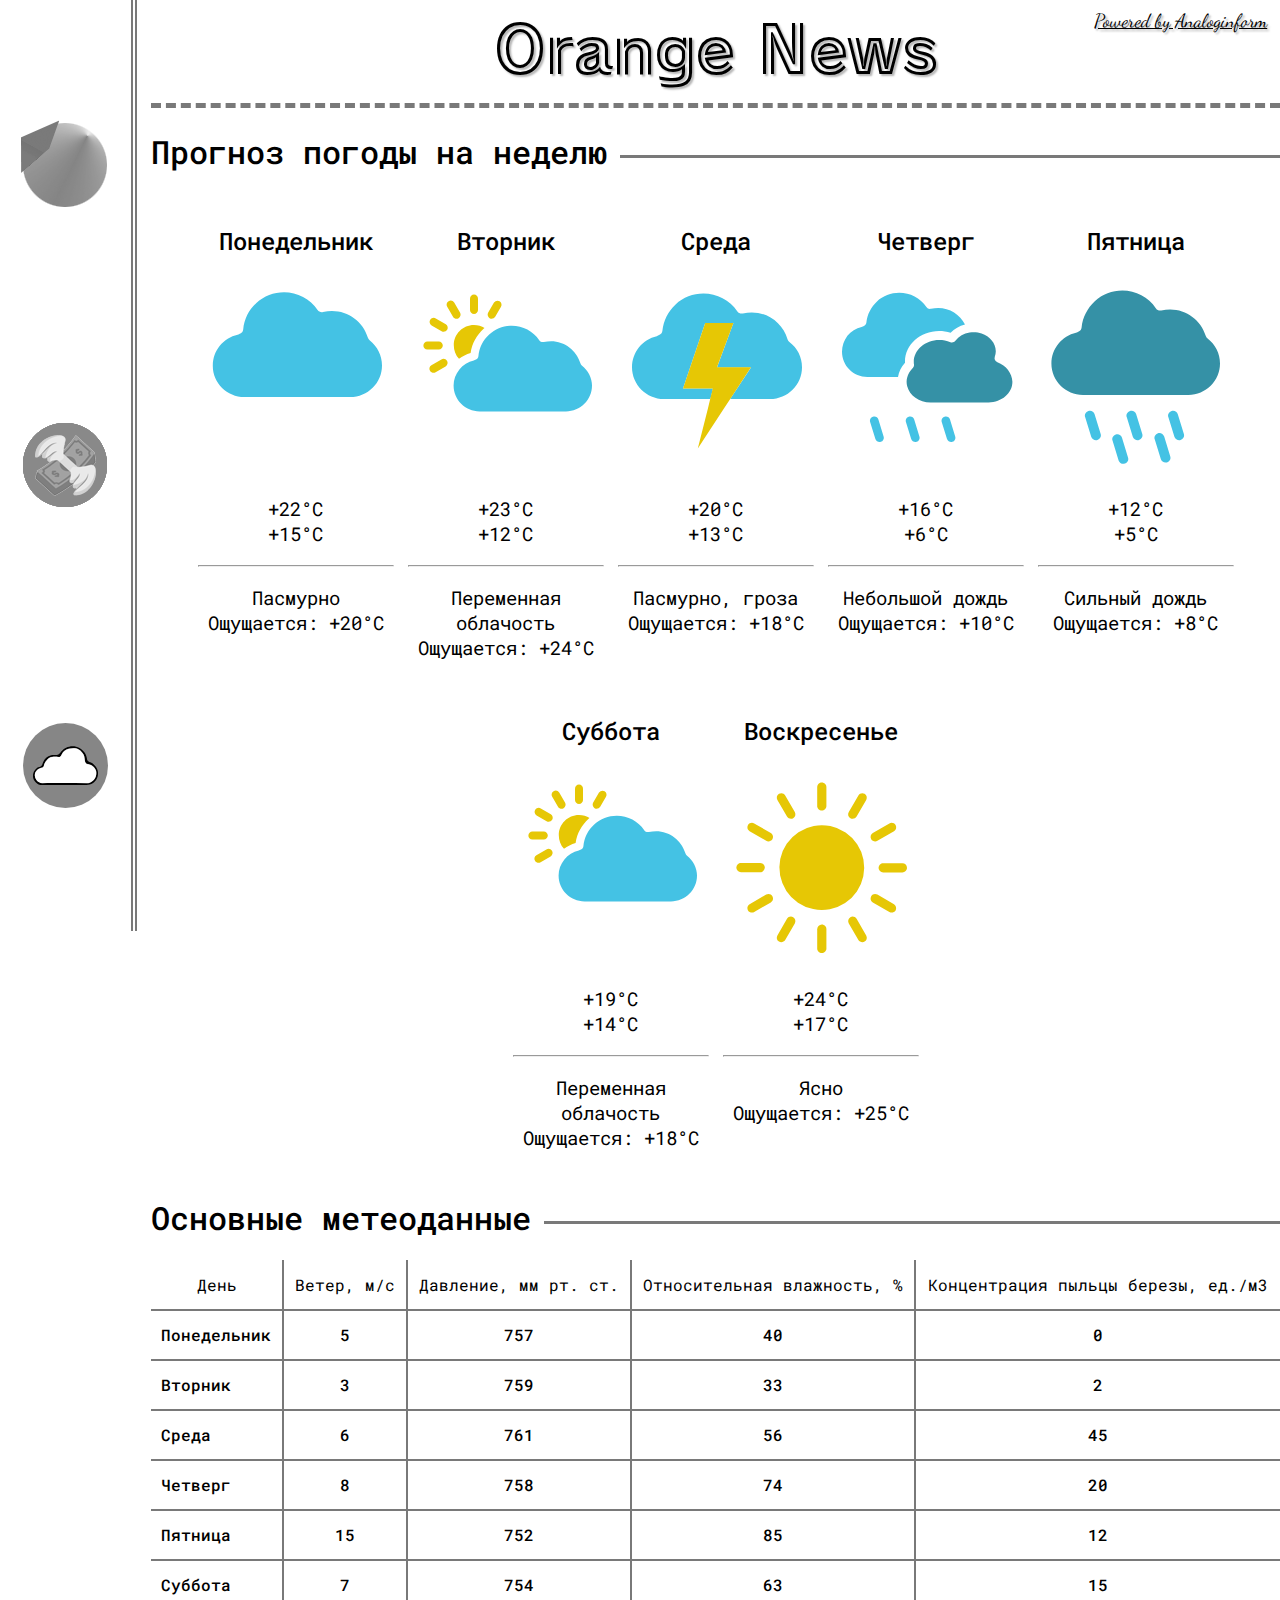
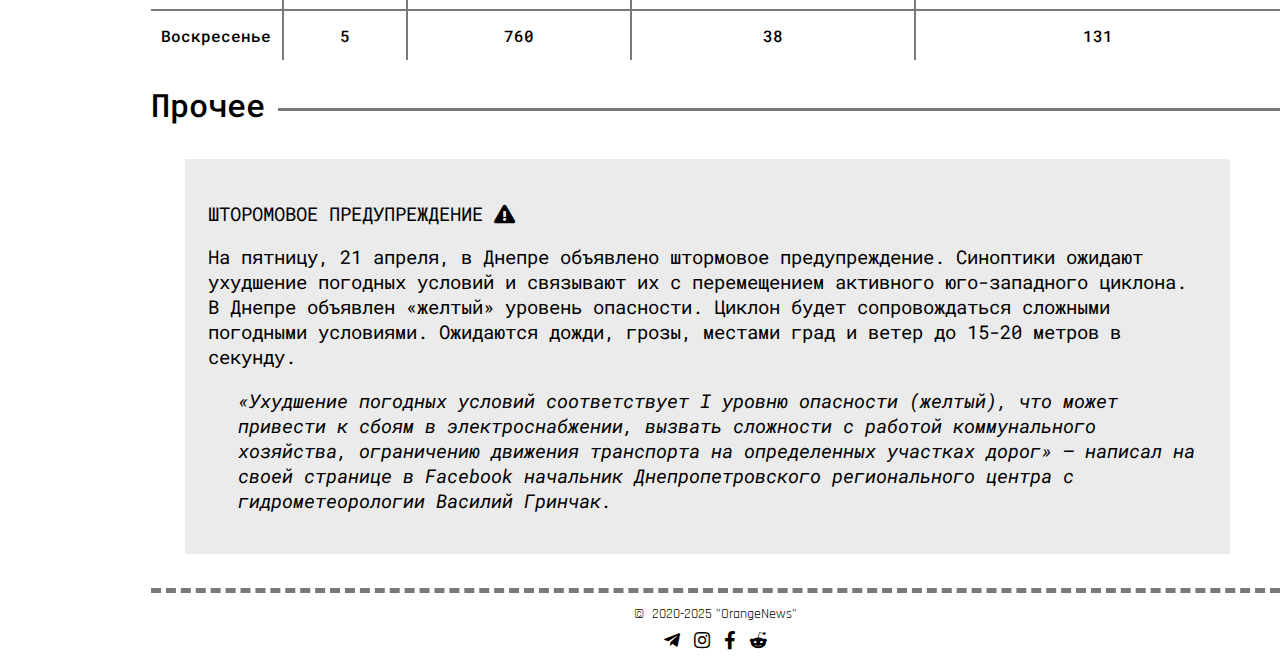
<file: archieve.html>
﻿<html>
	<head>
		<title> Orange News </title>
		<meta charset = "UTF-8">
		<meta name="viewport" content="width=device-width, initial-scale=1">
		<link rel = "stylesheet" href = "svgdrive.css">
		<link rel = "stylesheet" href = "style.css">
		<link rel = "stylesheet" href = "newsarticle.css">
		<link rel="preconnect" href="https://fonts.gstatic.com">
		<link href="https://use.fontawesome.com/releases/v5.0.13/css/all.css" rel="stylesheet">
		<link href="https://fonts.googleapis.com/css2?family=Train+One&display=swap" rel="stylesheet"> 
		<link href="https://fonts.googleapis.com/css2?family=Rajdhani:wght@500&family=Train+One&display=swap" rel="stylesheet"> 
 		<link href="https://fonts.googleapis.com/css2?family=Roboto+Mono:wght@100;300;500;700&display=swap" rel="stylesheet"> 
		<link href="https://fonts.googleapis.com/css2?family=Fira+Sans:wght@500&family=Varela+Round&display=swap" rel="stylesheet"> 
		<link href="https://fonts.googleapis.com/css2?family=Dancing+Script:wght@700&display=swap" rel="stylesheet"> 
		<link rel="shortcut icon" type="image/png" href="images/icon1.png"/>
		<script src="https://ajax.googleapis.com/ajax/libs/jquery/2.2.0/jquery.min.js"></script>
	</head>
	<body>
		<nav>
			<div class = "navimages">
				<a href = "index.html" data-title = "Главная"><img src = "images/icon1.png"></a>
				<a href = "rate.html" data-title = "Курс"> <img src = "images/icon2.3.png"></a>
				<a href = "archieve.html" data-title = "Погода">
					<svg version="1.1" xmlns="http://www.w3.org/2000/svg" xmlns:xlink="http://www.w3.org/1999/xlink" x="0px" y="0px" viewBox="0 0 100 100" style="enable-background:new 0 0 100 100;" xml:space="preserve">
					<style type="text/css">
						.st0{fill:#FF7002;}
						.st1{fill:#32B3FA;}
						.st2{fill:#FFFFFF;}
					</style>
					<g id="circle">
						<circle class="st0" cx="50.5" cy="50.5" r="42.5"/>
					</g>
					<g id="wat1">
						<path class="st1" d="M24.1,65.4L24.1,65.4c0.7,0.7,1.9,0.7,2.6,0h0c1.1-1.1,1.4-2.8,0.8-4.2L25.5,56l-2.2,5.2
							C22.7,62.6,23,64.3,24.1,65.4z"/>
					</g>
					<g id="wat2">
						<path class="st1" d="M31.1,65.4L31.1,65.4c0.7,0.7,1.9,0.7,2.6,0h0c1.1-1.1,1.4-2.8,0.8-4.2L32.5,56l-2.2,5.2
							C29.7,62.6,30,64.3,31.1,65.4z"/>
					</g>
					<g id="wat3">
						<path class="st1" d="M58.1,65.4L58.1,65.4c0.7,0.7,1.9,0.7,2.6,0h0c1.1-1.1,1.4-2.8,0.8-4.2L59.5,56l-2.2,5.2
							C56.7,62.6,57,64.3,58.1,65.4z"/>
					</g>
					<g id="wat4">
						<path class="st1" d="M37.1,65.4L37.1,65.4c0.7,0.7,1.9,0.7,2.6,0h0c1.1-1.1,1.4-2.8,0.8-4.2L38.5,56l-2.2,5.2
							C35.7,62.6,36,64.3,37.1,65.4z"/>
					</g>
					<g id="wat5">
						<path class="st1" d="M44.1,65.4L44.1,65.4c0.7,0.7,1.9,0.7,2.6,0h0c1.1-1.1,1.4-2.8,0.8-4.2L45.5,56l-2.2,5.2
							C42.7,62.6,43,64.3,44.1,65.4z"/>
					</g>
					<g id="wat6">
						<path class="st1" d="M70.1,65.4L70.1,65.4c0.7,0.7,1.9,0.7,2.6,0h0c1.1-1.1,1.4-2.8,0.8-4.2L71.5,56l-2.2,5.2
							C68.7,62.6,69,64.3,70.1,65.4z"/>
					</g>
					<g id="wat7">
						<path class="st1" d="M64.1,65.4L64.1,65.4c0.7,0.7,1.9,0.7,2.6,0h0c1.1-1.1,1.4-2.8,0.8-4.2L65.5,56l-2.2,5.2
							C62.7,62.6,63,64.3,64.1,65.4z"/>
					</g>
					<g id="wat8">
						<path class="st1" d="M51.1,65.4L51.1,65.4c0.7,0.7,1.9,0.7,2.6,0h0c1.1-1.1,1.4-2.8,0.8-4.2L52.5,56l-2.2,5.2
							C49.7,62.6,50,64.3,51.1,65.4z"/>
					</g>
					<g id="cloud">
						<g>
							<path d="M49.8,69.9c-8,0-16.1,0.1-24.1,0c-3.4,0-7.4-4.6-7.7-7.9c-0.4-4,1.2-6.9,4.2-9.3c0.6-0.4,1.4-0.6,2.1-0.7
								c2.8-0.4,3-2.8,3.8-4.7c1.5-3.7,4.1-6.3,8-7.1c2.2-0.4,4.6,0.1,6.8-0.4c1.2-0.3,2.3-1.8,3.1-3c4-5.4,12.3-7.4,18.4-3.9
								c4.5,2.6,7.2,6.2,7.7,11.6c0.1,0.9,1.4,2.2,2.3,2.4c4.2,1.1,7.9,5.4,8.5,9.6c0.7,5.1-1.3,9-5.2,11.8c-1.7,1.2-4.2,1.5-6.3,1.6
								C64.2,70.1,57,70,49.8,70C49.8,70,49.8,69.9,49.8,69.9z M49.6,68.1c7.2,0,14.4,0,21.6,0c1.4,0,2.9-0.3,4.2-0.9
								c4.4-1.7,6.7-6.5,5.7-11.4c-0.8-3.7-5-6.9-9.2-7.1c-0.6,0-1.5-1-1.7-1.8c-0.7-2.5-0.4-5.5-1.7-7.6c-3.5-5.7-7.9-7.1-14.5-5.7
								c-3.4,0.7-5.7,2.7-7.3,5.6c-0.8,1.5-1.3,3.1-3.7,2.6c-1.9-0.4-4-0.2-5.9-0.1c-4,0.3-7.8,5.8-8.3,9.2c-0.1,0.7-1.1,1.7-1.8,1.7
								c-3.1,0.3-6.5,3.1-7.1,6.2c-0.8,4.3,3,9.4,7.6,9.2C34.8,67.9,42.2,68.1,49.6,68.1z"/>
							<path class="st2" d="M49.6,68.1c-7.4,0-14.7-0.2-22.1,0.1c-4.6,0.2-8.4-4.9-7.6-9.2c0.6-3,4-5.9,7.1-6.2c0.7-0.1,1.7-1.1,1.8-1.7
								c0.5-3.4,4.3-9,8.3-9.2c2-0.1,4-0.3,5.9,0.1c2.4,0.5,2.9-1.2,3.7-2.6c1.6-2.9,3.9-4.9,7.3-5.6c6.6-1.4,11,0,14.5,5.7
								c1.3,2.1,1,5.1,1.7,7.6c0.2,0.7,1.1,1.7,1.7,1.8c4.1,0.2,8.4,3.4,9.2,7.1c1,4.8-1.3,9.6-5.7,11.4c-1.3,0.5-2.8,0.9-4.2,0.9
								C64,68.2,56.8,68.1,49.6,68.1z"/>
						</g>
					</g>
					</svg>
				</a>
			</div>
		</nav>
		<main>
			<header id = "aim">
				Orange News
				<a href = "about.html"> Powered by Analoginform 
				<svg version="1.1" xmlns="http://www.w3.org/2000/svg" xmlns:xlink="http://www.w3.org/1999/xlink" x="0px" y="0px" viewBox="0 0 150 50" style="enable-background:new 0 0 150 50;" xml:space="preserve">
					<g id="line1">
						<rect y="21.7" width="30.6" height="3.9"/>
					</g>
					<g id="line2">
						<rect x="30.6" y="21.7" width="51.6" height="3.9"/>
					</g>
					<g id="line3">
						<rect x="82.3" y="21.7" width="67.7" height="3.9"/>
					</g>
				</svg>
				</a>
			</header>
			<h1>Прогноз погоды на неделю</h1>
			<div id = "wcards"> 
				<span>
					<h2> Понедельник </h2>
					<img src = "images/weathericons/cloud.svg">
					<h3> +22°С <br> +15°С</h3><hr>
					<h3> Пасмурно<br>Ощущается: +20°С </h3>
				</span>
				<span>
					<h2> Вторник </h2>
					<img src = "images/weathericons/cloudsun.svg">
					<h3> +23°С <br> +12°С </h3> <hr>
					<h3> Переменная облачость<br>Ощущается: +24°С </h3>
				</span>
				<span>
					<h2> Среда </h2>
					<img src = "images/weathericons/cloudlightning.svg">
					<h3> +20°С <br> +13°С </h3> <hr>
					<h3> Пасмурно, гроза <br> Ощущается: +18°С </h3>
				</span>
				<span>
					<h2> Четверг </h2>
					<img src = "images/weathericons/rain.svg">
					<h3> +16°С <br> +6°С </h3> <hr>
					<h3> Небольшой дождь<br>Ощущается: +10°С </h3>
				</span>
				<span>
					<h2> Пятница </h2>
					<img src = "images/weathericons/shower.svg">
					<h3> +12°С <br> +5°С </h3> <hr>
					<h3> Сильный дождь <br>Ощущается: +8°С </h3>
				</span>
				<span>
					<h2> Суббота </h2>
					<img src = "images/weathericons/cloudsun.svg">
					<h3> +19°С <br> +14°С </h3> <hr>
					<h3> Переменная облачость<br>Ощущается: +18°С </h3>
				</span>
				<span>
					<h2> Воскресенье </h2>
					<img src = "images/weathericons/sun.svg">
					<h3> +24°С <br> +17°С </h3> <hr>
					<h3> Ясно <br>Ощущается: +25°С </h3>
				</span>
			</div>
			
			<h1> Основные метеоданные </h1>
			
			<div id = "tableov"><center><table> 
				<tr> 
					<th> День </th>
					<th> Ветер, м/с </th>
					<th> Давление, мм рт. ст. </th>
					<th> Относительная влажность, % </th>
					<th> Концентрация пыльцы березы, ед./м3 </th>
				</tr>
				<tr> <td> Понедельник </td>  <td>5</td> <td> 757</td> <td>40 </td> <td>0 </td> </tr>
				<tr> <td> Вторник </td> <td>3 </td> <td>759  </td> <td>33 </td> <td>2 </td> </tr>
				<tr> <td> Среда </td> <td>6 </td> <td> 761 </td> <td>56 </td> <td>45 </td> </tr>
				<tr> <td> Четверг </td> <td>8 </td> <td> 758</td> <td> 74</td> <td>20 </td> </tr>
				<tr> <td> Пятница </td> <td>15 </td> <td>752 </td> <td> 85</td> <td>12 </td> </tr>
				<tr> <td> Суббота </td> <td>7 </td> <td> 754 </td> <td>63 </td> <td>15 </td> </tr>
				<tr> <td> Воскресенье </td> <td> 5</td> <td>760 </td> <td> 38 </td> <td>131 </td> </tr>
			</table></center></div>
			
			<h1> Прочее </h1>
			
			<div class = "infoblock"> 
				<h3 style = "font-weight: 400;"> ШТОРОМОВОЕ ПРЕДУПРЕЖДЕНИЕ <i class="fas fa-exclamation-triangle"></i> </h3>
				<h3> На пятницу, 21 апреля, в Днепре объявлено штормовое предупреждение.
				Синоптики ожидают ухудшение погодных условий и связывают их с перемещением активного юго-западного циклона.
				В Днепре объявлен «желтый» уровень опасности. Циклон будет сопровождаться сложными погодными условиями.
				Ожидаются дожди, грозы, местами град и ветер до 15-20 метров в секунду. <br></h3>
				<h3 style = "font-style: italic; margin-left: 3%;">«Ухудшение погодных условий соответствует I уровню опасности (желтый), что может привести к сбоям в электроснабжении,
				вызвать сложности с работой коммунального хозяйства, ограничению движения транспорта на определенных участках дорог»
				— написал на своей странице в Facebook начальник Днепропетровского регионального центра с гидрометеорологии Василий Гринчак.</h3>
			</div>
			
			<a href = "#aim"><img src = "images/SVG/arrow2.svg" id = "arrow"></a>
			
			<footer>
				&copy;&nbsp; 2020-2025 "OrangeNews"<br>
				<a href = "https://t.me/Nazazer"><i class="fab fa-telegram-plane tg"></i></a>
				<a href = "https://instagram.com/kot_in_black_?igshid=1ok65unwx4nxf" class = "in"><i class="fab fa-instagram in"></i></a>
				<a href = "https://www.facebook.com/profile.php?id=100009281367216" class = "fb"><i class="fab fa-facebook-f fb"></i></a>
				<a href = "https://www.reddit.com/u/nazazer?utm_medium=android_app&utm_source=share" class = "rd"><i class="fab fa-reddit-alien rd"></i></a>
			</footer>
		</main>
		<script>
		jQuery(document).ready(function() {
		  var btn = $('#arrow');  
		  btn.addClass('hidden');
		  $(window).scroll(function() {     
			if ($(window).scrollTop() > 200) {
			   btn.removeClass('hidden').addClass('show');
			 } else {
			   btn.removeClass('show').addClass('hidden');
			 }
		   });
		});
		</script>
	</body>
</html>
</file>
<file: svgdrive.css>
.navimages svg{
	width: 100px;
	height: 100px;
	transition: all 0.8s;
	transition-timing-function: ease-out;
	filter: grayscale(100%);
}

.navimages svg:hover{
	filter: grayscale(0%);
}

#wat1, #wat2, #wat3, #wat4, #wat5, #wat6, #wat7, #wat8{
	opacity: 0;
}

.navimages svg:hover #wat4{
	animation: fall 1s linear infinite;
	animation-delay: 0s;
}

.navimages svg:hover #wat7{
	animation: fall 1s linear infinite;
	animation-delay: 0.6s;
}

.navimages svg:hover #wat2{
	animation: fall 1s linear infinite;
	animation-delay: 1.4s;
}

.navimages svg:hover #wat6{
	animation: fall 1s linear infinite;
	animation-delay: 1.9s;
}

.navimages svg:hover #wat1{
	animation: fall 1s linear infinite;
	animation-delay: 2.2s;
}

.navimages svg:hover #wat3{
	animation: fall 1s linear infinite;
	animation-delay: 2.8s;
}

.navimages svg:hover #wat8{
	animation: fall 1s linear infinite;
	animation-delay: 3.3s;
}

.navimages svg:hover #wat5{
	animation: fall 1s linear infinite;
	animation-delay: 3.1s;
}

@keyframes fall{
	from{opacity: 1; transform: translateY(0%);}
	90%{opacity: 1;}
	to{opacity: 0;transform: translateY(100%);}
}

@media screen and (max-width: 600px), (max-device-width: 900px){
	.navimages svg:hover #wat1, .navimages svg:hover #wat2, .navimages svg:hover #wat3, .navimages svg:hover #wat4, .navimages svg:hover #wat5, .navimages svg:hover #wat6, .navimages svg:hover #wat7, .navimages svg:hover #wat8{
		animation: none;
	}
	
	.navimages svg{
		width: 43px;
		height: 43px;
		transition: none;
		filter: grayscale(0);
	}
}
</file>
<file: style.css>
:root{
	--width-nav: calc(100px + 4%);
}

html {
	scroll-behavior: smooth;
}

body{
	margin: 0;
}

nav{
	position: fixed;
	display: block;
	float: left;
	margin: 0;
	height: 100%;
	padding: 1.2%;
	border-right: 6px double #797979;
}

.navimages{
	display: flex;
	flex-direction: column;
	justify-content: space-around;
	align-items: center;
	height: 100%; 
}

.navimages img{                         
	transition: all 0.8s;
	transition-timing-function: ease-out;
	filter: grayscale(100%);
}

.navimages img:hover{
	transform: scale(1.2) rotate(360deg);
	filter: grayscale(0%);
}

.navimages a::before{
	content: "";
	z-index: -1;
	position: absolute;
	width: 0;
	height: 0;
	opacity: 0;
	border: 10px solid transparent;
	border-right-color: #040404;
	margin-left: 2%;
	transition: all 0.7s;
	left: 20;
	transform: translateY(145%) translateX(-20px);
}

.navimages a::after{
	content: attr(data-title);
	position: absolute;
	opacity: 0;
	z-index: -1;
	transition: all 0.7s;
	font-family: 'Fira Sans', sans-serif;
	background-color: #040404;
	border-radius: 5px;
	padding: 10px;
	padding-left: 20px;
	padding-right: 20px;
	box-shadow: 0px 3px 3px #464646;
	left: 20;
	transform: translateY(50%);
}

.navimages a:hover::before{
	opacity: 1;
	transform: translateY(145%) translateX(108px);
	/*left: 128px;*/
}

.navimages a:hover::after{
	opacity: 1;
	transform: translateY(50%) translateX(130px);
	/*left: 150px;*/
}

header{
	padding: 1%;
	font-family: 'Train One', cursive;
	text-align: center;
	font-size: 5vw;
	margin-top: 0px;
	padding-top: 0px;
	border-bottom: 5px dashed #797979;
	text-shadow: 2px 2px 2px #b5b5b5;
}

header > a{
	position: absolute;
	top: 1%;
	right: 1%;
	color: black;
	font-family: 'Dancing Script', cursive;
	font-size: 0.3em;
}

header svg{
	position: absolute;
	width: 100%;
	top: 1%;
	right: 1%;
}

#line1{
	fill: rgba(0, 0, 0, 0);
	transform: translateX(100%);
}
#line2{
	fill: rgba(0, 0, 0, 0);
	transform: translateX(500%);
}
#line3{
	fill: rgba(0, 0, 0, 0);
	transform: translateX(1000%);
}

a:hover #line1{
	fill: #000;
	transform: translateY(0%);
}

a:hover #line2{
	fill: #ff7302;
	transform: translateY(0%);
}

a:hover #line3{
	fill: #000;
	transform: translateY(0%);
}

#line1, #line2, #line3{
	transition: 1.5s all ease;
}

article{
	margin: 2%;
	padding: 1%;
	border: 3px outset #797979;
	display: flex;
	justify-content: space-between;
}

/*article img{
	flex-grow: 1;
}

article span{
	flex-grow: 10;
}*/

article > span{
	flex-basis: 0;
	flex-grow: 5;
}

article > .cell{
	flex-basis: 0;
	flex-grow: 2;
	height: 281px;
	width: 500px;
}

.cell img{
	height: 100%;
	width: 100%;
	margin: 0 auto;
	object-fit: cover;
}

main{
	margin: 0;
	padding: 0;
	margin-left: var(--width-nav);
}

main *{
	animation: fadein 3s;
    -moz-animation: fadein 3s; 
    -webkit-animation: fadein 3s;
    -o-animation: fadein 3s; 
}

@-moz-keyframes fadein {
    from {
        opacity:0;
    }
    to {
        opacity:1;
    }
}

@-webkit-keyframes fadein {
    from {
        opacity:0;
    }
    to {
        opacity:1;
    }
}

@-o-keyframes fadein {
    from {
        opacity:0;
    }
    to {
        opacity:1;
    }
}

footer{
	border-top: 5px dashed #797979;
	padding: 1%;
	text-align: center;
	font-family: 'Rajdhani', sans-serif;
	font-size: 1.1vw;
}

footer i{
	padding: 5px;
	padding-top: 8px;
	transition: all 0.5s ease-out;
	color: #000;
	font-size: 1.3em;
}

.tg:hover, .in:hover, .fb:hover, .rd:hover{
	transform: scale(1.4);
	text-shadow: 0px 2px 2px rgba(var(--color), 0.7);
	color: rgba(var(--color), 1);
}

.tg{--color: 0, 136, 204;}
.in{--color: 221, 42, 123;}
.fb{--color: 59, 89, 152;}
.rd{--color: 255, 67, 1;}

/*-------------------------------------weather-------------------------------------------------------------*/

h1{
	position: relative;
	font-family: 'Roboto Mono', monospace;
	font-weight: 500;
	font-size: 2em;
	overflow: hidden;
	z-index: -1;
}

h1::after{
	content: '';
    position: absolute;
    width: 100%;
    border-top: 3px solid #797979;  
    margin-top: .8em;
    margin-left: .4em;
}

#wcards{
	display: flex;
	width: 100%;
	justify-content: center;
	flex-wrap: wrap;
	
}

#wcards span{
	margin: 5px;
	margin-top: 1%;
	width: 200;
	text-align: center;
	transition: 0.5s box-shadow;
	border-radius: 5px;
}

#wcards hr{
	margin: 1%;
}

table{
	border-collapse: collapse;
	margin-bottom: 2%;
	width: 100%;
}

table tr{
	height: 50px;
}

table td{
	font-family: 'Roboto Mono', monospace;
	font-weight: 500;
	border-bottom: 2px solid #797979;
	border-left: 2px solid #797979;
	border-right: 2px solid #797979;
	text-align: center;
	padding: 10px;
}

table td:first-child, table th:first-child{
	border-left: none;
}

table td:last-child, table th:last-child{
	border-right: none;
}

table tr:last-child td{
	border-bottom: none;
}

table tr td:first-child{
	text-align: left;
}

table th {
	font-family: 'Roboto Mono', monospace;
	font-weight: 400;
	border-bottom: 2px solid #797979;
	border-left: 2px solid #797979;
	border-right: 2px solid #797979;
	text-align: center;
	padding: 10px;
}

/*-----------------------------------------arrow------------------------------------------------------------*/

#arrow{
	position: fixed;
	bottom: 50px;
	right: 50px;
	width: 75px;
	height: 75px;
	z-index: 10;
	transition: all 1s;
}

.hidden{
	transform: translateY(200%);
	opacity: 0;
	visibility: hidden;
}

.show{
	transform: translateY(0);
	opacity: 1;
	visibility: visible;
}
/*------------------------------------------about-us--------------------------------------------------------*/
.he_wrapper{
	width: 90%;
	background-color: #ebebeb;
	margin-bottom: 50px;
	padding: 5%;
	margin-top: 50px;
}

.heblock{
	padding-top: 20px;
	padding-bottom: 20px;
	text-align: center;
	font-family: 'Open Sans', sans-serif;
	font-size: 3em;
}

.text_part{
	font-family: 'Open Sans', sans-serif;
	font-weight: 400;
	font-size: 1.2em;
	margin-top: 3%;
	margin-bottom: 3%;
	margin-left: 5%;
	margin-right: 5%;
}

.photo_wrapper{
	display: flex;
	justify-content: space-around;
	flex-wrap: wrap;
	margin-top: 3%;
}

.photo_wrapper img{
	border-radius: 100px;
	width: 200px;
	height: 200px;
	overflow: hidden;
	object-fit: cover;
}

.photo_wrapper figure{
	text-align: center;
}

.photo_wrapper figure h3{
	font-family: 'Open Sans', sans-serif;
	font-size: 1.5em;
	font-weight: bold;
	margin-bottom: 0;
}
/*----------------------------------------------------------------------------------------------------------*/
p{
	font-family: 'Roboto Mono', monospace;
	font-weight: 700;
	font-size: 1.6em;
}

h2{
	font-family: 'Roboto Mono', monospace;
	font-weight: 500;
}

h3{
	font-family: 'Roboto Mono', monospace;
	font-weight: 300;
}

h4{
	color: gray;
	font-family: 'Open Sans', sans-serif;
	font-size: 1em;
	margin-top: 0;
}

a{
	color: #ff7302;
}

a:visited{
	font-style: cursive;
}

@media screen and (max-width: 600px), (max-device-width: 900px){
	article h3{
		font-size: 1.1em;
	}
	
	article p{
		font-size: 1.5em;
	}
	
	.infoblock h3{
		font-size: 0.9em;
	}
	
	header{
		margin-top: 4%;
	}
	
	header > a{
		font-size: .35em;
	}
	
	nav{
		bottom: 0px;
		height: 30px;
		width: 100%;
		border-top: 6px double #797979;
		overflow: hidden;
		background-color: rgba(255, 255, 255, 1);
		/*backdrop-filter: blur(10px);
		-webkit-backdrop-filter: blur(10px);*/
		z-index: 11;
	}
	
	.navimages a:hover::before, .navimages a:hover::after{
		opacity: 0;
	}
	
	.navimages{
		flex-direction: row;
	}
	
	.navimages img{
		width: 43px;
		height: 43px;
		transition: none;
		filter: grayscale(0);
	}
	
	.navimages img:hover{
		transform: none;
	}
	
	main{
		margin: 0;
	}
	
	footer{
		margin-bottom: 50px;
	}
	
	h1{
		border-bottom: 3px solid #797979;  
	}
	
	h1::after{
		border: none;
	}
	
	a:hover #line1, a:hover #line2, a:hover #line3{
		fill: rgba(0, 0, 0, 0);
	}
	
	#arrow{
		right: 3%;
		width: 15%;
		height: 15%;
	}
	#tableov{
		overflow-x: scroll;
	}
	
	.text_part{
		font-size: 0.9em;
	}
	
	.heblock{
		font-size: 2.5em;
	}
	
	.he_wrapper{
		width: 99%;
		padding: 0.5%;
	}
}

@media screen and (max-width: 1000px){
	article{
		display: block;
	}
	
	.cell, .cell img{
		max-height: 100%;
		max-width: 100%;
	}
	
	header{
		font-size: 3em;
	}
	
	footer{
		font-size: 0.9em;
	}
	
	.rateblock i{
		font-size: 1.7em;
	}
	
	main .headtext{
		font-size: 1.5em
	}
	
	.columns .rateblock .mmm{
		overflow-x: scroll;
	}
	
	#tableov{
		overflow-x: scroll;
	}
}
</file>
<file: newsarticle.css>
.maininf{
	display: flex;
	width: 100%;
	flex-direction: row;
	justify-content: space-between;
}

.cont{
	flex-basis: 0;
	flex-grow: 4;
}

.more{
	flex-basis: 0;
	flex-grow: 1;
	border-left: 3px solid #797979;
	margin: 5px;
	padding: 1%;
}

.infoblock{
	background-color: #EBEBEB;
	margin: 3%;
	max-width: 1000px;
	padding: 2%;
}

.infoblock img{
	max-width: 300px;
	border: 3px solid #797979
}

.commoncolumn{
	margin: 3%;
	max-width: 1000px;
}

.row{
	display: flex;
	justify-content: space-between;
	flex-direction: row;
	align-items: center;
}

iframe{
	margin: 3%;
	margin-left: 0px;
	width: 60vw;
	height: 33.75vw;
}

h3{
	font-weight: 400;
}

.more_block{
	clear: both;
}

.more_block a{
	color: black;
	text-decoration: none;
}

.more_block img{
	max-width: 110px;
	margin-right: 5px;
	float: left;
	margin-bottom: 15px;
}

.more_block:hover a{
	color: #ff7302;
	text-decoration: underline;
}

@media screen and (max-width: 800px), (max-device-width: 800px){
	iframe{
		width: 70vw;
		height: 39.38vw;
	}
}

@media screen and (max-width: 1000px), (max-device-width: 1000px){
	.row{
		flex-direction: column;
	}
}

@media screen and (max-width: 1200px), (max-device-width: 1200px){
	.more{
		flex-basis: 1;
		border-top: 3px solid #797979;
		border-bottom: 3px solid #797979;
		border-left: none;
	}
	
	.maininf{
		flex-direction: column;
	}
	
	.cont img{
		width: 100%;
	}
	
	h3{
		font-size: 0.9em;
	}
	
	#wcards h3{
		font-size: 1em;
	}
}
</file>
